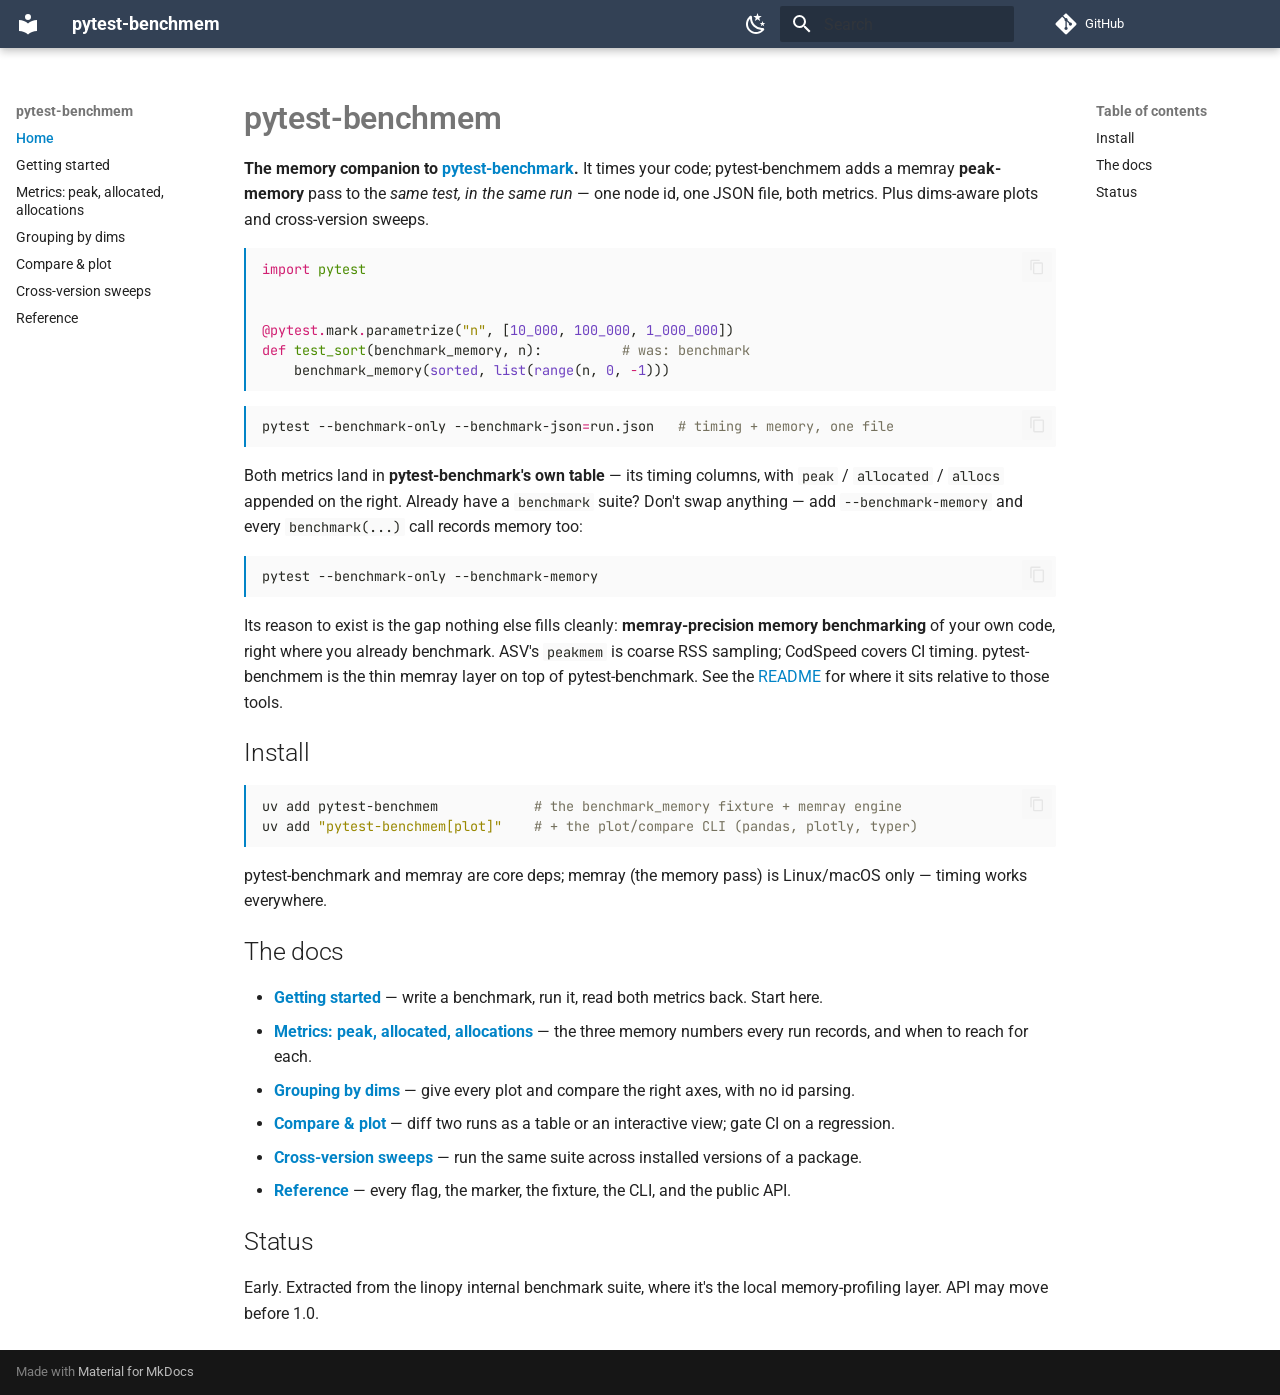
<file: index.html>
<!doctype html>
<html lang="en" class="no-js">
  <head>
    
      <meta charset="utf-8">
      <meta name="viewport" content="width=device-width,initial-scale=1">
      
        <meta name="description" content="The memory companion to pytest-benchmark — a memray peak-memory pass on the same test.">
      
      
      
        <link rel="canonical" href="https://pytest-benchmem.readthedocs.io/en/latest/">
      
      
      
        <link rel="next" href="getting-started/">
      
      
        
      
      
      <link rel="icon" href="assets/images/favicon.png">
      <meta name="generator" content="mkdocs-1.6.1, mkdocs-material-9.7.6">
    
    
      
        <title>pytest-benchmem</title>
      
    
    
      <link rel="stylesheet" href="assets/stylesheets/main.484c7ddc.min.css">
      
        
        <link rel="stylesheet" href="assets/stylesheets/palette.ab4e12ef.min.css">
      
      


    
    
      
    
    
      
        
        
        <link rel="preconnect" href="https://fonts.gstatic.com" crossorigin>
        <link rel="stylesheet" href="https://fonts.googleapis.com/css?family=Roboto:300,300i,400,400i,700,700i%7CJetBrains+Mono:400,400i,700,700i&display=fallback">
        <style>:root{--md-text-font:"Roboto";--md-code-font:"JetBrains Mono"}</style>
      
    
    
      <link rel="stylesheet" href="stylesheets/extra.css">
    
    <script>__md_scope=new URL(".",location),__md_hash=e=>[...e].reduce(((e,_)=>(e<<5)-e+_.charCodeAt(0)),0),__md_get=(e,_=localStorage,t=__md_scope)=>JSON.parse(_.getItem(t.pathname+"."+e)),__md_set=(e,_,t=localStorage,a=__md_scope)=>{try{t.setItem(a.pathname+"."+e,JSON.stringify(_))}catch(e){}}</script>
    
      

    
    
  </head>
  
  
    
    
      
    
    
    
    
    <body dir="ltr" data-md-color-scheme="default" data-md-color-primary="custom" data-md-color-accent="custom">
  
    
    <input class="md-toggle" data-md-toggle="drawer" type="checkbox" id="__drawer" autocomplete="off">
    <input class="md-toggle" data-md-toggle="search" type="checkbox" id="__search" autocomplete="off">
    <label class="md-overlay" for="__drawer"></label>
    <div data-md-component="skip">
      
        
        <a href="#pytest-benchmem" class="md-skip">
          Skip to content
        </a>
      
    </div>
    <div data-md-component="announce">
      
    </div>
    
    
      

  

<header class="md-header md-header--shadow" data-md-component="header">
  <nav class="md-header__inner md-grid" aria-label="Header">
    <a href="." title="pytest-benchmem" class="md-header__button md-logo" aria-label="pytest-benchmem" data-md-component="logo">
      
  
  <svg xmlns="http://www.w3.org/2000/svg" viewBox="0 0 24 24"><path d="M12 8a3 3 0 0 0 3-3 3 3 0 0 0-3-3 3 3 0 0 0-3 3 3 3 0 0 0 3 3m0 3.54C9.64 9.35 6.5 8 3 8v11c3.5 0 6.64 1.35 9 3.54 2.36-2.19 5.5-3.54 9-3.54V8c-3.5 0-6.64 1.35-9 3.54"/></svg>

    </a>
    <label class="md-header__button md-icon" for="__drawer">
      
      <svg xmlns="http://www.w3.org/2000/svg" viewBox="0 0 24 24"><path d="M3 6h18v2H3zm0 5h18v2H3zm0 5h18v2H3z"/></svg>
    </label>
    <div class="md-header__title" data-md-component="header-title">
      <div class="md-header__ellipsis">
        <div class="md-header__topic">
          <span class="md-ellipsis">
            pytest-benchmem
          </span>
        </div>
        <div class="md-header__topic" data-md-component="header-topic">
          <span class="md-ellipsis">
            
              Home
            
          </span>
        </div>
      </div>
    </div>
    
      
        <form class="md-header__option" data-md-component="palette">
  
    
    
    
    <input class="md-option" data-md-color-media="" data-md-color-scheme="default" data-md-color-primary="custom" data-md-color-accent="custom"  aria-label="Dark mode"  type="radio" name="__palette" id="__palette_0">
    
      <label class="md-header__button md-icon" title="Dark mode" for="__palette_1" hidden>
        <svg xmlns="http://www.w3.org/2000/svg" viewBox="0 0 24 24"><path d="m17.75 4.09-2.53 1.94.91 3.06-2.63-1.81-2.63 1.81.91-3.06-2.53-1.94L12.44 4l1.06-3 1.06 3zm3.5 6.91-1.64 1.25.59 1.98-1.7-1.17-1.7 1.17.59-1.98L15.75 11l2.06-.05L18.5 9l.69 1.95zm-2.28 4.95c.83-.08 1.72 1.1 1.19 1.85-.32.45-.66.87-1.08 1.27C15.17 23 8.84 23 4.94 19.07c-3.91-3.9-3.91-10.24 0-14.14.4-.4.82-.76 1.27-1.08.75-.53 1.93.36 1.85 1.19-.27 2.86.69 5.83 2.89 8.02a9.96 9.96 0 0 0 8.02 2.89m-1.64 2.02a12.08 12.08 0 0 1-7.8-3.47c-2.17-2.19-3.33-5-3.49-7.82-2.81 3.14-2.7 7.96.31 10.98 3.02 3.01 7.84 3.12 10.98.31"/></svg>
      </label>
    
  
    
    
    
    <input class="md-option" data-md-color-media="" data-md-color-scheme="slate" data-md-color-primary="custom" data-md-color-accent="custom"  aria-label="Light mode"  type="radio" name="__palette" id="__palette_1">
    
      <label class="md-header__button md-icon" title="Light mode" for="__palette_0" hidden>
        <svg xmlns="http://www.w3.org/2000/svg" viewBox="0 0 24 24"><path d="M12 7a5 5 0 0 1 5 5 5 5 0 0 1-5 5 5 5 0 0 1-5-5 5 5 0 0 1 5-5m0 2a3 3 0 0 0-3 3 3 3 0 0 0 3 3 3 3 0 0 0 3-3 3 3 0 0 0-3-3m0-7 2.39 3.42C13.65 5.15 12.84 5 12 5s-1.65.15-2.39.42zM3.34 7l4.16-.35A7.2 7.2 0 0 0 5.94 8.5c-.44.74-.69 1.5-.83 2.29zm.02 10 1.76-3.77a7.131 7.131 0 0 0 2.38 4.14zM20.65 7l-1.77 3.79a7.02 7.02 0 0 0-2.38-4.15zm-.01 10-4.14.36c.59-.51 1.12-1.14 1.54-1.86.42-.73.69-1.5.83-2.29zM12 22l-2.41-3.44c.74.27 1.55.44 2.41.44.82 0 1.63-.17 2.37-.44z"/></svg>
      </label>
    
  
</form>
      
    
    
      <script>var palette=__md_get("__palette");if(palette&&palette.color){if("(prefers-color-scheme)"===palette.color.media){var media=matchMedia("(prefers-color-scheme: light)"),input=document.querySelector(media.matches?"[data-md-color-media='(prefers-color-scheme: light)']":"[data-md-color-media='(prefers-color-scheme: dark)']");palette.color.media=input.getAttribute("data-md-color-media"),palette.color.scheme=input.getAttribute("data-md-color-scheme"),palette.color.primary=input.getAttribute("data-md-color-primary"),palette.color.accent=input.getAttribute("data-md-color-accent")}for(var[key,value]of Object.entries(palette.color))document.body.setAttribute("data-md-color-"+key,value)}</script>
    
    
    
      
      
        <label class="md-header__button md-icon" for="__search">
          
          <svg xmlns="http://www.w3.org/2000/svg" viewBox="0 0 24 24"><path d="M9.5 3A6.5 6.5 0 0 1 16 9.5c0 1.61-.59 3.09-1.56 4.23l.27.27h.79l5 5-1.5 1.5-5-5v-.79l-.27-.27A6.52 6.52 0 0 1 9.5 16 6.5 6.5 0 0 1 3 9.5 6.5 6.5 0 0 1 9.5 3m0 2C7 5 5 7 5 9.5S7 14 9.5 14 14 12 14 9.5 12 5 9.5 5"/></svg>
        </label>
        <div class="md-search" data-md-component="search" role="dialog">
  <label class="md-search__overlay" for="__search"></label>
  <div class="md-search__inner" role="search">
    <form class="md-search__form" name="search">
      <input type="text" class="md-search__input" name="query" aria-label="Search" placeholder="Search" autocapitalize="off" autocorrect="off" autocomplete="off" spellcheck="false" data-md-component="search-query" required>
      <label class="md-search__icon md-icon" for="__search">
        
        <svg xmlns="http://www.w3.org/2000/svg" viewBox="0 0 24 24"><path d="M9.5 3A6.5 6.5 0 0 1 16 9.5c0 1.61-.59 3.09-1.56 4.23l.27.27h.79l5 5-1.5 1.5-5-5v-.79l-.27-.27A6.52 6.52 0 0 1 9.5 16 6.5 6.5 0 0 1 3 9.5 6.5 6.5 0 0 1 9.5 3m0 2C7 5 5 7 5 9.5S7 14 9.5 14 14 12 14 9.5 12 5 9.5 5"/></svg>
        
        <svg xmlns="http://www.w3.org/2000/svg" viewBox="0 0 24 24"><path d="M20 11v2H8l5.5 5.5-1.42 1.42L4.16 12l7.92-7.92L13.5 5.5 8 11z"/></svg>
      </label>
      <nav class="md-search__options" aria-label="Search">
        
        <button type="reset" class="md-search__icon md-icon" title="Clear" aria-label="Clear" tabindex="-1">
          
          <svg xmlns="http://www.w3.org/2000/svg" viewBox="0 0 24 24"><path d="M19 6.41 17.59 5 12 10.59 6.41 5 5 6.41 10.59 12 5 17.59 6.41 19 12 13.41 17.59 19 19 17.59 13.41 12z"/></svg>
        </button>
      </nav>
      
        <div class="md-search__suggest" data-md-component="search-suggest"></div>
      
    </form>
    <div class="md-search__output">
      <div class="md-search__scrollwrap" tabindex="0" data-md-scrollfix>
        <div class="md-search-result" data-md-component="search-result">
          <div class="md-search-result__meta">
            Initializing search
          </div>
          <ol class="md-search-result__list" role="presentation"></ol>
        </div>
      </div>
    </div>
  </div>
</div>
      
    
    
      <div class="md-header__source">
        <a href="https://github.com/fluxopt/pytest-benchmem" title="Go to repository" class="md-source" data-md-component="source">
  <div class="md-source__icon md-icon">
    
    <svg xmlns="http://www.w3.org/2000/svg" viewBox="0 0 448 512"><!--! Font Awesome Free 7.1.0 by @fontawesome - https://fontawesome.com License - https://fontawesome.com/license/free (Icons: CC BY 4.0, Fonts: SIL OFL 1.1, Code: MIT License) Copyright 2025 Fonticons, Inc.--><path d="M439.6 236.1 244 40.5c-5.4-5.5-12.8-8.5-20.4-8.5s-15 3-20.4 8.4L162.5 81l51.5 51.5c27.1-9.1 52.7 16.8 43.4 43.7l49.7 49.7c34.2-11.8 61.2 31 35.5 56.7-26.5 26.5-70.2-2.9-56-37.3L240.3 199v121.9c25.3 12.5 22.3 41.8 9.1 55-6.4 6.4-15.2 10.1-24.3 10.1s-17.8-3.6-24.3-10.1c-17.6-17.6-11.1-46.9 11.2-56v-123c-20.8-8.5-24.6-30.7-18.6-45L142.6 101 8.5 235.1C3 240.6 0 247.9 0 255.5s3 15 8.5 20.4l195.6 195.7c5.4 5.4 12.7 8.4 20.4 8.4s15-3 20.4-8.4l194.7-194.7c5.4-5.4 8.4-12.8 8.4-20.4s-3-15-8.4-20.4"/></svg>
  </div>
  <div class="md-source__repository">
    GitHub
  </div>
</a>
      </div>
    
  </nav>
  
</header>
    
    <div class="md-container" data-md-component="container">
      
      
        
          
        
      
      <main class="md-main" data-md-component="main">
        <div class="md-main__inner md-grid">
          
            
              
              <div class="md-sidebar md-sidebar--primary" data-md-component="sidebar" data-md-type="navigation" >
                <div class="md-sidebar__scrollwrap">
                  <div class="md-sidebar__inner">
                    



<nav class="md-nav md-nav--primary" aria-label="Navigation" data-md-level="0">
  <label class="md-nav__title" for="__drawer">
    <a href="." title="pytest-benchmem" class="md-nav__button md-logo" aria-label="pytest-benchmem" data-md-component="logo">
      
  
  <svg xmlns="http://www.w3.org/2000/svg" viewBox="0 0 24 24"><path d="M12 8a3 3 0 0 0 3-3 3 3 0 0 0-3-3 3 3 0 0 0-3 3 3 3 0 0 0 3 3m0 3.54C9.64 9.35 6.5 8 3 8v11c3.5 0 6.64 1.35 9 3.54 2.36-2.19 5.5-3.54 9-3.54V8c-3.5 0-6.64 1.35-9 3.54"/></svg>

    </a>
    pytest-benchmem
  </label>
  
    <div class="md-nav__source">
      <a href="https://github.com/fluxopt/pytest-benchmem" title="Go to repository" class="md-source" data-md-component="source">
  <div class="md-source__icon md-icon">
    
    <svg xmlns="http://www.w3.org/2000/svg" viewBox="0 0 448 512"><!--! Font Awesome Free 7.1.0 by @fontawesome - https://fontawesome.com License - https://fontawesome.com/license/free (Icons: CC BY 4.0, Fonts: SIL OFL 1.1, Code: MIT License) Copyright 2025 Fonticons, Inc.--><path d="M439.6 236.1 244 40.5c-5.4-5.5-12.8-8.5-20.4-8.5s-15 3-20.4 8.4L162.5 81l51.5 51.5c27.1-9.1 52.7 16.8 43.4 43.7l49.7 49.7c34.2-11.8 61.2 31 35.5 56.7-26.5 26.5-70.2-2.9-56-37.3L240.3 199v121.9c25.3 12.5 22.3 41.8 9.1 55-6.4 6.4-15.2 10.1-24.3 10.1s-17.8-3.6-24.3-10.1c-17.6-17.6-11.1-46.9 11.2-56v-123c-20.8-8.5-24.6-30.7-18.6-45L142.6 101 8.5 235.1C3 240.6 0 247.9 0 255.5s3 15 8.5 20.4l195.6 195.7c5.4 5.4 12.7 8.4 20.4 8.4s15-3 20.4-8.4l194.7-194.7c5.4-5.4 8.4-12.8 8.4-20.4s-3-15-8.4-20.4"/></svg>
  </div>
  <div class="md-source__repository">
    GitHub
  </div>
</a>
    </div>
  
  <ul class="md-nav__list" data-md-scrollfix>
    
      
      
  
  
    
  
  
  
    <li class="md-nav__item md-nav__item--active">
      
      <input class="md-nav__toggle md-toggle" type="checkbox" id="__toc">
      
      
        
      
      
        <label class="md-nav__link md-nav__link--active" for="__toc">
          
  
  
  <span class="md-ellipsis">
    
  
    Home
  

    
  </span>
  
  

          <span class="md-nav__icon md-icon"></span>
        </label>
      
      <a href="." class="md-nav__link md-nav__link--active">
        
  
  
  <span class="md-ellipsis">
    
  
    Home
  

    
  </span>
  
  

      </a>
      
        

<nav class="md-nav md-nav--secondary" aria-label="Table of contents">
  
  
  
    
  
  
    <label class="md-nav__title" for="__toc">
      <span class="md-nav__icon md-icon"></span>
      Table of contents
    </label>
    <ul class="md-nav__list" data-md-component="toc" data-md-scrollfix>
      
        <li class="md-nav__item">
  <a href="#install" class="md-nav__link">
    <span class="md-ellipsis">
      
        Install
      
    </span>
  </a>
  
</li>
      
        <li class="md-nav__item">
  <a href="#the-docs" class="md-nav__link">
    <span class="md-ellipsis">
      
        The docs
      
    </span>
  </a>
  
</li>
      
        <li class="md-nav__item">
  <a href="#status" class="md-nav__link">
    <span class="md-ellipsis">
      
        Status
      
    </span>
  </a>
  
</li>
      
    </ul>
  
</nav>
      
    </li>
  

    
      
      
  
  
  
  
    <li class="md-nav__item">
      <a href="getting-started/" class="md-nav__link">
        
  
  
  <span class="md-ellipsis">
    
  
    Getting started
  

    
  </span>
  
  

      </a>
    </li>
  

    
      
      
  
  
  
  
    <li class="md-nav__item">
      <a href="metrics/" class="md-nav__link">
        
  
  
  <span class="md-ellipsis">
    
  
    Metrics: peak, allocated, allocations
  

    
  </span>
  
  

      </a>
    </li>
  

    
      
      
  
  
  
  
    <li class="md-nav__item">
      <a href="dims/" class="md-nav__link">
        
  
  
  <span class="md-ellipsis">
    
  
    Grouping by dims
  

    
  </span>
  
  

      </a>
    </li>
  

    
      
      
  
  
  
  
    <li class="md-nav__item">
      <a href="compare-plot/" class="md-nav__link">
        
  
  
  <span class="md-ellipsis">
    
  
    Compare &amp; plot
  

    
  </span>
  
  

      </a>
    </li>
  

    
      
      
  
  
  
  
    <li class="md-nav__item">
      <a href="sweeps/" class="md-nav__link">
        
  
  
  <span class="md-ellipsis">
    
  
    Cross-version sweeps
  

    
  </span>
  
  

      </a>
    </li>
  

    
      
      
  
  
  
  
    <li class="md-nav__item">
      <a href="reference/" class="md-nav__link">
        
  
  
  <span class="md-ellipsis">
    
  
    Reference
  

    
  </span>
  
  

      </a>
    </li>
  

    
  </ul>
</nav>
                  </div>
                </div>
              </div>
            
            
              
              <div class="md-sidebar md-sidebar--secondary" data-md-component="sidebar" data-md-type="toc" >
                <div class="md-sidebar__scrollwrap">
                  <div class="md-sidebar__inner">
                    

<nav class="md-nav md-nav--secondary" aria-label="Table of contents">
  
  
  
    
  
  
    <label class="md-nav__title" for="__toc">
      <span class="md-nav__icon md-icon"></span>
      Table of contents
    </label>
    <ul class="md-nav__list" data-md-component="toc" data-md-scrollfix>
      
        <li class="md-nav__item">
  <a href="#install" class="md-nav__link">
    <span class="md-ellipsis">
      
        Install
      
    </span>
  </a>
  
</li>
      
        <li class="md-nav__item">
  <a href="#the-docs" class="md-nav__link">
    <span class="md-ellipsis">
      
        The docs
      
    </span>
  </a>
  
</li>
      
        <li class="md-nav__item">
  <a href="#status" class="md-nav__link">
    <span class="md-ellipsis">
      
        Status
      
    </span>
  </a>
  
</li>
      
    </ul>
  
</nav>
                  </div>
                </div>
              </div>
            
          
          
            <div class="md-content" data-md-component="content">
              
              <article class="md-content__inner md-typeset">
                
                  


  
  


<h1 id="pytest-benchmem">pytest-benchmem<a class="headerlink" href="#pytest-benchmem" title="Permanent link">&para;</a></h1>
<p><strong>The memory companion to <a href="https://pytest-benchmark.readthedocs.io">pytest-benchmark</a>.</strong>
It times your code; pytest-benchmem adds a memray <strong>peak-memory</strong> pass to the <em>same
test, in the same run</em> — one node id, one JSON file, both metrics. Plus dims-aware
plots and cross-version sweeps.</p>
<div class="highlight"><pre><span></span><code><a id="__codelineno-0-1" name="__codelineno-0-1" href="#__codelineno-0-1"></a><span class="kn">import</span><span class="w"> </span><span class="nn">pytest</span>
<a id="__codelineno-0-2" name="__codelineno-0-2" href="#__codelineno-0-2"></a>
<a id="__codelineno-0-3" name="__codelineno-0-3" href="#__codelineno-0-3"></a>
<a id="__codelineno-0-4" name="__codelineno-0-4" href="#__codelineno-0-4"></a><span class="nd">@pytest</span><span class="o">.</span><span class="n">mark</span><span class="o">.</span><span class="n">parametrize</span><span class="p">(</span><span class="s2">&quot;n&quot;</span><span class="p">,</span> <span class="p">[</span><span class="mi">10_000</span><span class="p">,</span> <span class="mi">100_000</span><span class="p">,</span> <span class="mi">1_000_000</span><span class="p">])</span>
<a id="__codelineno-0-5" name="__codelineno-0-5" href="#__codelineno-0-5"></a><span class="k">def</span><span class="w"> </span><span class="nf">test_sort</span><span class="p">(</span><span class="n">benchmark_memory</span><span class="p">,</span> <span class="n">n</span><span class="p">):</span>          <span class="c1"># was: benchmark</span>
<a id="__codelineno-0-6" name="__codelineno-0-6" href="#__codelineno-0-6"></a>    <span class="n">benchmark_memory</span><span class="p">(</span><span class="nb">sorted</span><span class="p">,</span> <span class="nb">list</span><span class="p">(</span><span class="nb">range</span><span class="p">(</span><span class="n">n</span><span class="p">,</span> <span class="mi">0</span><span class="p">,</span> <span class="o">-</span><span class="mi">1</span><span class="p">)))</span>
</code></pre></div>
<div class="highlight"><pre><span></span><code><a id="__codelineno-1-1" name="__codelineno-1-1" href="#__codelineno-1-1"></a>pytest<span class="w"> </span>--benchmark-only<span class="w"> </span>--benchmark-json<span class="o">=</span>run.json<span class="w">   </span><span class="c1"># timing + memory, one file</span>
</code></pre></div>
<p>Both metrics land in <strong>pytest-benchmark's own table</strong> — its timing columns, with <code>peak</code> /
<code>allocated</code> / <code>allocs</code> appended on the right. Already have a <code>benchmark</code> suite? Don't swap
anything — add <code>--benchmark-memory</code> and every <code>benchmark(...)</code> call records memory too:</p>
<div class="highlight"><pre><span></span><code><a id="__codelineno-2-1" name="__codelineno-2-1" href="#__codelineno-2-1"></a>pytest<span class="w"> </span>--benchmark-only<span class="w"> </span>--benchmark-memory
</code></pre></div>
<p>Its reason to exist is the gap nothing else fills cleanly: <strong>memray-precision memory
benchmarking</strong> of your own code, right where you already benchmark. ASV's <code>peakmem</code>
is coarse RSS sampling; CodSpeed covers CI timing. pytest-benchmem is the thin memray
layer on top of pytest-benchmark. See the
<a href="https://github.com/fluxopt/pytest-benchmem#where-it-sits">README</a> for where it sits
relative to those tools.</p>
<h2 id="install">Install<a class="headerlink" href="#install" title="Permanent link">&para;</a></h2>
<div class="highlight"><pre><span></span><code><a id="__codelineno-3-1" name="__codelineno-3-1" href="#__codelineno-3-1"></a>uv<span class="w"> </span>add<span class="w"> </span>pytest-benchmem<span class="w">            </span><span class="c1"># the benchmark_memory fixture + memray engine</span>
<a id="__codelineno-3-2" name="__codelineno-3-2" href="#__codelineno-3-2"></a>uv<span class="w"> </span>add<span class="w"> </span><span class="s2">&quot;pytest-benchmem[plot]&quot;</span><span class="w">    </span><span class="c1"># + the plot/compare CLI (pandas, plotly, typer)</span>
</code></pre></div>
<p>pytest-benchmark and memray are core deps; memray (the memory pass) is Linux/macOS
only — timing works everywhere.</p>
<h2 id="the-docs">The docs<a class="headerlink" href="#the-docs" title="Permanent link">&para;</a></h2>
<ul>
<li><strong><a href="getting-started/">Getting started</a></strong> — write a benchmark, run it, read both
  metrics back. Start here.</li>
<li><strong><a href="metrics/">Metrics: peak, allocated, allocations</a></strong> — the three memory numbers
  every run records, and when to reach for each.</li>
<li><strong><a href="dims/">Grouping by dims</a></strong> — give every plot and compare the right axes, with
  no id parsing.</li>
<li><strong><a href="compare-plot/">Compare &amp; plot</a></strong> — diff two runs as a table or an interactive
  view; gate CI on a regression.</li>
<li><strong><a href="sweeps/">Cross-version sweeps</a></strong> — run the same suite across installed versions
  of a package.</li>
<li><strong><a href="reference/">Reference</a></strong> — every flag, the marker, the fixture, the CLI, and
  the public API.</li>
</ul>
<h2 id="status">Status<a class="headerlink" href="#status" title="Permanent link">&para;</a></h2>
<p>Early. Extracted from the linopy internal benchmark suite, where it's the local
memory-profiling layer. API may move before 1.0.</p>












                
              </article>
            </div>
          
          
<script>var target=document.getElementById(location.hash.slice(1));target&&target.name&&(target.checked=target.name.startsWith("__tabbed_"))</script>
        </div>
        
          <button type="button" class="md-top md-icon" data-md-component="top" hidden>
  
  <svg xmlns="http://www.w3.org/2000/svg" viewBox="0 0 24 24"><path d="M13 20h-2V8l-5.5 5.5-1.42-1.42L12 4.16l7.92 7.92-1.42 1.42L13 8z"/></svg>
  Back to top
</button>
        
      </main>
      
        <footer class="md-footer">
  
  <div class="md-footer-meta md-typeset">
    <div class="md-footer-meta__inner md-grid">
      <div class="md-copyright">
  
  
    Made with
    <a href="https://squidfunk.github.io/mkdocs-material/" target="_blank" rel="noopener">
      Material for MkDocs
    </a>
  
</div>
      
    </div>
  </div>
</footer>
      
    </div>
    <div class="md-dialog" data-md-component="dialog">
      <div class="md-dialog__inner md-typeset"></div>
    </div>
    
    
    
      
      
      <script id="__config" type="application/json">{"annotate": null, "base": ".", "features": ["navigation.instant", "navigation.top", "toc.follow", "search.suggest", "search.highlight", "content.code.copy", "content.code.select"], "search": "assets/javascripts/workers/search.2c215733.min.js", "tags": null, "translations": {"clipboard.copied": "Copied to clipboard", "clipboard.copy": "Copy to clipboard", "search.result.more.one": "1 more on this page", "search.result.more.other": "# more on this page", "search.result.none": "No matching documents", "search.result.one": "1 matching document", "search.result.other": "# matching documents", "search.result.placeholder": "Type to start searching", "search.result.term.missing": "Missing", "select.version": "Select version"}, "version": null}</script>
    
    
      <script src="assets/javascripts/bundle.79ae519e.min.js"></script>
      
        <script src="javascripts/notebook-prompts.js"></script>
      
    
  </body>
</html>
</file>
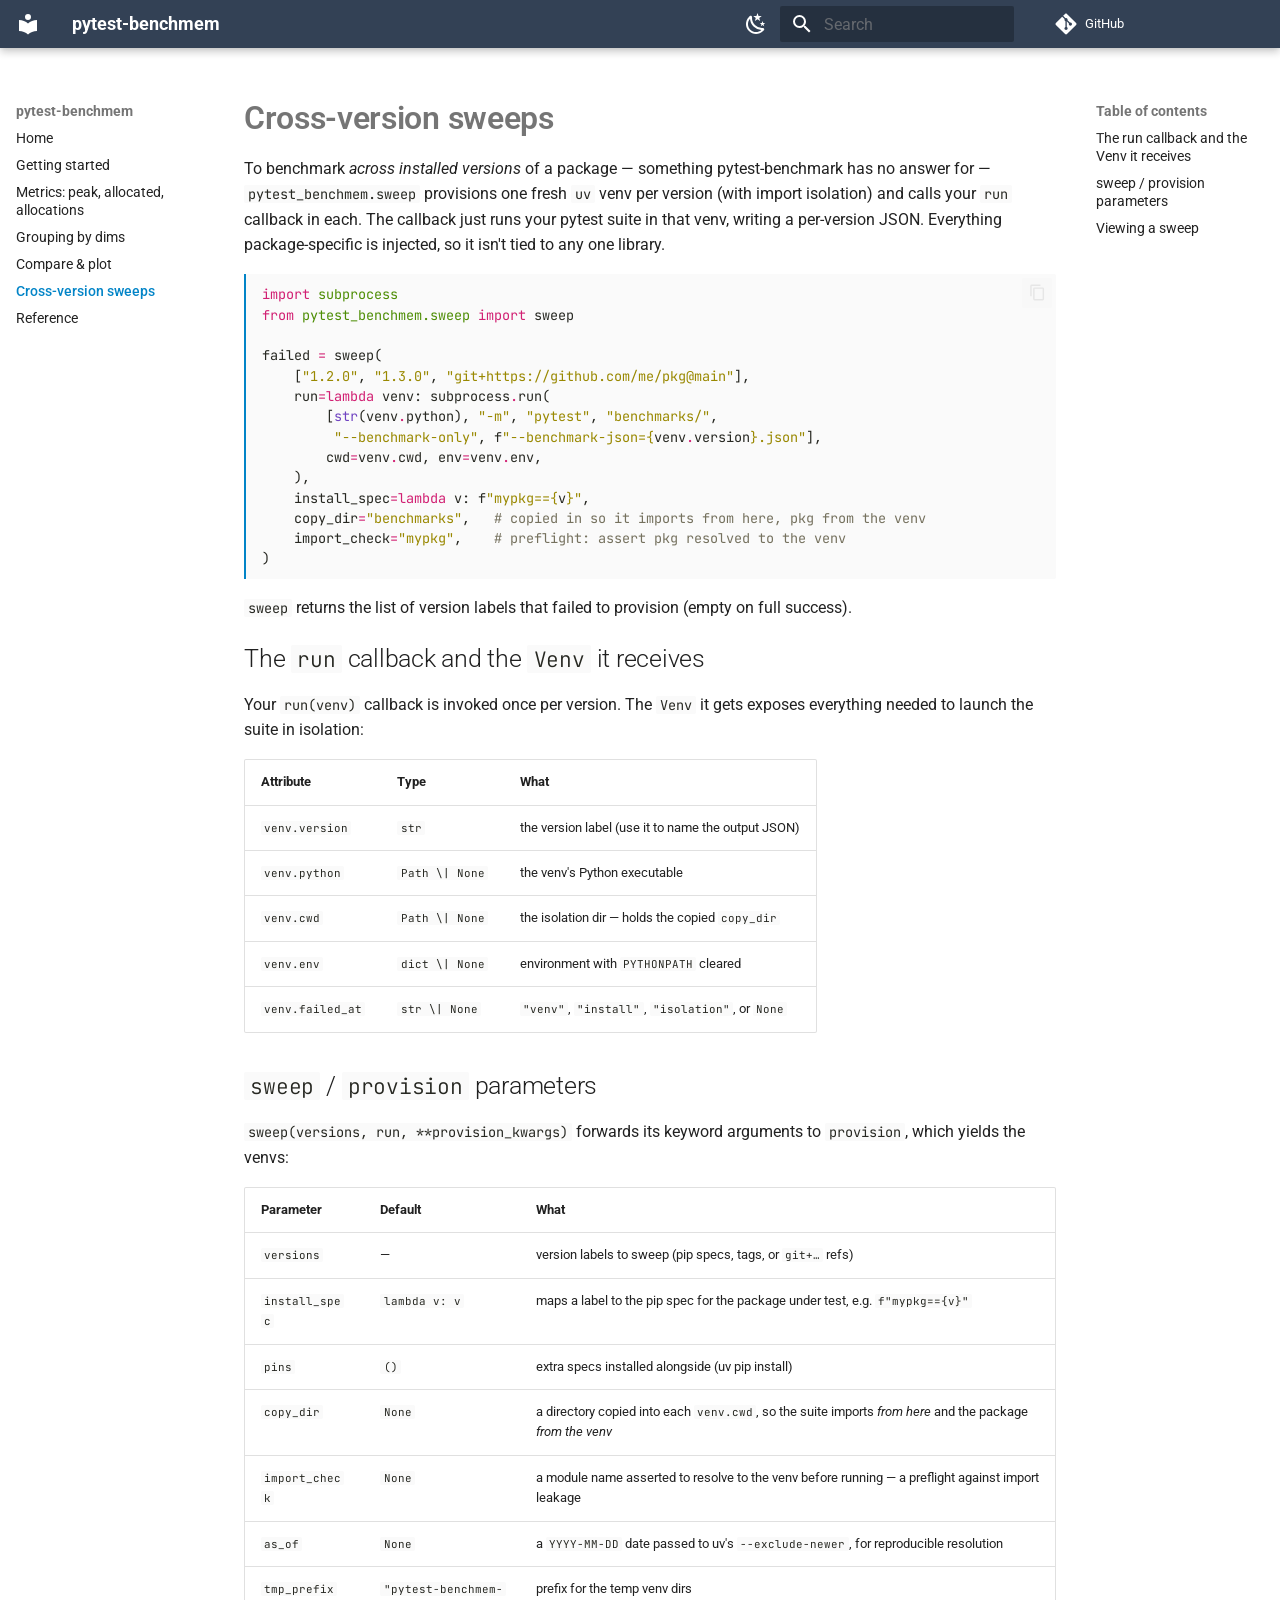
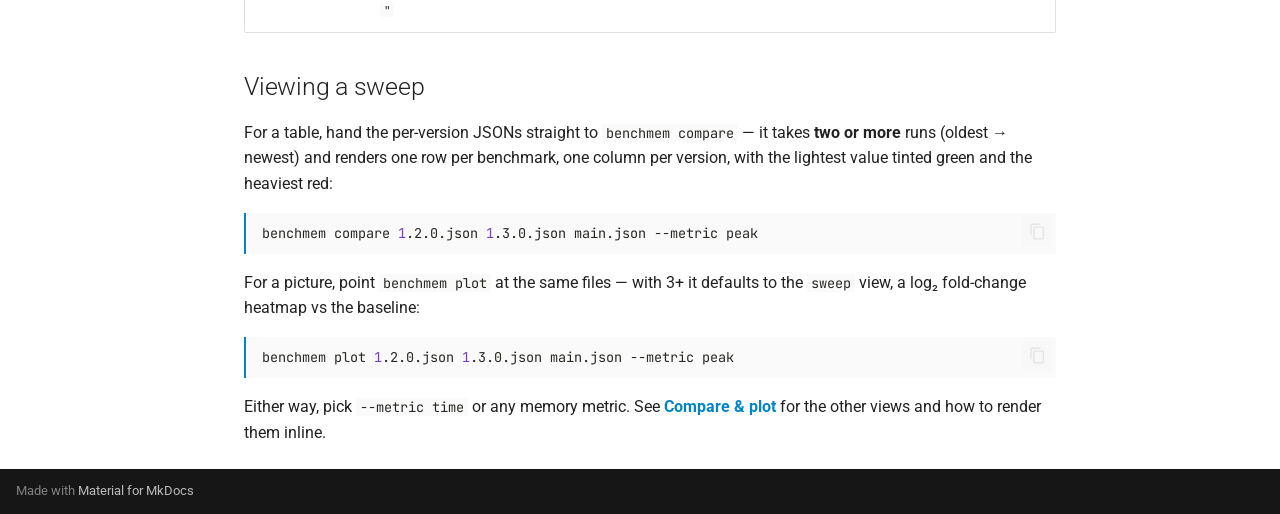
<file: sweeps/index.html>
<!doctype html>
<html lang="en" class="no-js">
  <head>
    
      <meta charset="utf-8">
      <meta name="viewport" content="width=device-width,initial-scale=1">
      
        <meta name="description" content="The memory companion to pytest-benchmark — a memray peak-memory pass on the same test.">
      
      
      
        <link rel="canonical" href="https://pytest-benchmem.readthedocs.io/en/latest/sweeps/">
      
      
        <link rel="prev" href="../compare-plot/">
      
      
        <link rel="next" href="../reference/">
      
      
        
      
      
      <link rel="icon" href="../assets/images/favicon.png">
      <meta name="generator" content="mkdocs-1.6.1, mkdocs-material-9.7.6">
    
    
      
        <title>Cross-version sweeps - pytest-benchmem</title>
      
    
    
      <link rel="stylesheet" href="../assets/stylesheets/main.484c7ddc.min.css">
      
        
        <link rel="stylesheet" href="../assets/stylesheets/palette.ab4e12ef.min.css">
      
      


    
    
      
    
    
      
        
        
        <link rel="preconnect" href="https://fonts.gstatic.com" crossorigin>
        <link rel="stylesheet" href="https://fonts.googleapis.com/css?family=Roboto:300,300i,400,400i,700,700i%7CJetBrains+Mono:400,400i,700,700i&display=fallback">
        <style>:root{--md-text-font:"Roboto";--md-code-font:"JetBrains Mono"}</style>
      
    
    
      <link rel="stylesheet" href="../stylesheets/extra.css">
    
    <script>__md_scope=new URL("..",location),__md_hash=e=>[...e].reduce(((e,_)=>(e<<5)-e+_.charCodeAt(0)),0),__md_get=(e,_=localStorage,t=__md_scope)=>JSON.parse(_.getItem(t.pathname+"."+e)),__md_set=(e,_,t=localStorage,a=__md_scope)=>{try{t.setItem(a.pathname+"."+e,JSON.stringify(_))}catch(e){}}</script>
    
      

    
    
  </head>
  
  
    
    
      
    
    
    
    
    <body dir="ltr" data-md-color-scheme="default" data-md-color-primary="custom" data-md-color-accent="custom">
  
    
    <input class="md-toggle" data-md-toggle="drawer" type="checkbox" id="__drawer" autocomplete="off">
    <input class="md-toggle" data-md-toggle="search" type="checkbox" id="__search" autocomplete="off">
    <label class="md-overlay" for="__drawer"></label>
    <div data-md-component="skip">
      
        
        <a href="#cross-version-sweeps" class="md-skip">
          Skip to content
        </a>
      
    </div>
    <div data-md-component="announce">
      
    </div>
    
    
      

  

<header class="md-header md-header--shadow" data-md-component="header">
  <nav class="md-header__inner md-grid" aria-label="Header">
    <a href=".." title="pytest-benchmem" class="md-header__button md-logo" aria-label="pytest-benchmem" data-md-component="logo">
      
  
  <svg xmlns="http://www.w3.org/2000/svg" viewBox="0 0 24 24"><path d="M12 8a3 3 0 0 0 3-3 3 3 0 0 0-3-3 3 3 0 0 0-3 3 3 3 0 0 0 3 3m0 3.54C9.64 9.35 6.5 8 3 8v11c3.5 0 6.64 1.35 9 3.54 2.36-2.19 5.5-3.54 9-3.54V8c-3.5 0-6.64 1.35-9 3.54"/></svg>

    </a>
    <label class="md-header__button md-icon" for="__drawer">
      
      <svg xmlns="http://www.w3.org/2000/svg" viewBox="0 0 24 24"><path d="M3 6h18v2H3zm0 5h18v2H3zm0 5h18v2H3z"/></svg>
    </label>
    <div class="md-header__title" data-md-component="header-title">
      <div class="md-header__ellipsis">
        <div class="md-header__topic">
          <span class="md-ellipsis">
            pytest-benchmem
          </span>
        </div>
        <div class="md-header__topic" data-md-component="header-topic">
          <span class="md-ellipsis">
            
              Cross-version sweeps
            
          </span>
        </div>
      </div>
    </div>
    
      
        <form class="md-header__option" data-md-component="palette">
  
    
    
    
    <input class="md-option" data-md-color-media="" data-md-color-scheme="default" data-md-color-primary="custom" data-md-color-accent="custom"  aria-label="Dark mode"  type="radio" name="__palette" id="__palette_0">
    
      <label class="md-header__button md-icon" title="Dark mode" for="__palette_1" hidden>
        <svg xmlns="http://www.w3.org/2000/svg" viewBox="0 0 24 24"><path d="m17.75 4.09-2.53 1.94.91 3.06-2.63-1.81-2.63 1.81.91-3.06-2.53-1.94L12.44 4l1.06-3 1.06 3zm3.5 6.91-1.64 1.25.59 1.98-1.7-1.17-1.7 1.17.59-1.98L15.75 11l2.06-.05L18.5 9l.69 1.95zm-2.28 4.95c.83-.08 1.72 1.1 1.19 1.85-.32.45-.66.87-1.08 1.27C15.17 23 8.84 23 4.94 19.07c-3.91-3.9-3.91-10.24 0-14.14.4-.4.82-.76 1.27-1.08.75-.53 1.93.36 1.85 1.19-.27 2.86.69 5.83 2.89 8.02a9.96 9.96 0 0 0 8.02 2.89m-1.64 2.02a12.08 12.08 0 0 1-7.8-3.47c-2.17-2.19-3.33-5-3.49-7.82-2.81 3.14-2.7 7.96.31 10.98 3.02 3.01 7.84 3.12 10.98.31"/></svg>
      </label>
    
  
    
    
    
    <input class="md-option" data-md-color-media="" data-md-color-scheme="slate" data-md-color-primary="custom" data-md-color-accent="custom"  aria-label="Light mode"  type="radio" name="__palette" id="__palette_1">
    
      <label class="md-header__button md-icon" title="Light mode" for="__palette_0" hidden>
        <svg xmlns="http://www.w3.org/2000/svg" viewBox="0 0 24 24"><path d="M12 7a5 5 0 0 1 5 5 5 5 0 0 1-5 5 5 5 0 0 1-5-5 5 5 0 0 1 5-5m0 2a3 3 0 0 0-3 3 3 3 0 0 0 3 3 3 3 0 0 0 3-3 3 3 0 0 0-3-3m0-7 2.39 3.42C13.65 5.15 12.84 5 12 5s-1.65.15-2.39.42zM3.34 7l4.16-.35A7.2 7.2 0 0 0 5.94 8.5c-.44.74-.69 1.5-.83 2.29zm.02 10 1.76-3.77a7.131 7.131 0 0 0 2.38 4.14zM20.65 7l-1.77 3.79a7.02 7.02 0 0 0-2.38-4.15zm-.01 10-4.14.36c.59-.51 1.12-1.14 1.54-1.86.42-.73.69-1.5.83-2.29zM12 22l-2.41-3.44c.74.27 1.55.44 2.41.44.82 0 1.63-.17 2.37-.44z"/></svg>
      </label>
    
  
</form>
      
    
    
      <script>var palette=__md_get("__palette");if(palette&&palette.color){if("(prefers-color-scheme)"===palette.color.media){var media=matchMedia("(prefers-color-scheme: light)"),input=document.querySelector(media.matches?"[data-md-color-media='(prefers-color-scheme: light)']":"[data-md-color-media='(prefers-color-scheme: dark)']");palette.color.media=input.getAttribute("data-md-color-media"),palette.color.scheme=input.getAttribute("data-md-color-scheme"),palette.color.primary=input.getAttribute("data-md-color-primary"),palette.color.accent=input.getAttribute("data-md-color-accent")}for(var[key,value]of Object.entries(palette.color))document.body.setAttribute("data-md-color-"+key,value)}</script>
    
    
    
      
      
        <label class="md-header__button md-icon" for="__search">
          
          <svg xmlns="http://www.w3.org/2000/svg" viewBox="0 0 24 24"><path d="M9.5 3A6.5 6.5 0 0 1 16 9.5c0 1.61-.59 3.09-1.56 4.23l.27.27h.79l5 5-1.5 1.5-5-5v-.79l-.27-.27A6.52 6.52 0 0 1 9.5 16 6.5 6.5 0 0 1 3 9.5 6.5 6.5 0 0 1 9.5 3m0 2C7 5 5 7 5 9.5S7 14 9.5 14 14 12 14 9.5 12 5 9.5 5"/></svg>
        </label>
        <div class="md-search" data-md-component="search" role="dialog">
  <label class="md-search__overlay" for="__search"></label>
  <div class="md-search__inner" role="search">
    <form class="md-search__form" name="search">
      <input type="text" class="md-search__input" name="query" aria-label="Search" placeholder="Search" autocapitalize="off" autocorrect="off" autocomplete="off" spellcheck="false" data-md-component="search-query" required>
      <label class="md-search__icon md-icon" for="__search">
        
        <svg xmlns="http://www.w3.org/2000/svg" viewBox="0 0 24 24"><path d="M9.5 3A6.5 6.5 0 0 1 16 9.5c0 1.61-.59 3.09-1.56 4.23l.27.27h.79l5 5-1.5 1.5-5-5v-.79l-.27-.27A6.52 6.52 0 0 1 9.5 16 6.5 6.5 0 0 1 3 9.5 6.5 6.5 0 0 1 9.5 3m0 2C7 5 5 7 5 9.5S7 14 9.5 14 14 12 14 9.5 12 5 9.5 5"/></svg>
        
        <svg xmlns="http://www.w3.org/2000/svg" viewBox="0 0 24 24"><path d="M20 11v2H8l5.5 5.5-1.42 1.42L4.16 12l7.92-7.92L13.5 5.5 8 11z"/></svg>
      </label>
      <nav class="md-search__options" aria-label="Search">
        
        <button type="reset" class="md-search__icon md-icon" title="Clear" aria-label="Clear" tabindex="-1">
          
          <svg xmlns="http://www.w3.org/2000/svg" viewBox="0 0 24 24"><path d="M19 6.41 17.59 5 12 10.59 6.41 5 5 6.41 10.59 12 5 17.59 6.41 19 12 13.41 17.59 19 19 17.59 13.41 12z"/></svg>
        </button>
      </nav>
      
        <div class="md-search__suggest" data-md-component="search-suggest"></div>
      
    </form>
    <div class="md-search__output">
      <div class="md-search__scrollwrap" tabindex="0" data-md-scrollfix>
        <div class="md-search-result" data-md-component="search-result">
          <div class="md-search-result__meta">
            Initializing search
          </div>
          <ol class="md-search-result__list" role="presentation"></ol>
        </div>
      </div>
    </div>
  </div>
</div>
      
    
    
      <div class="md-header__source">
        <a href="https://github.com/fluxopt/pytest-benchmem" title="Go to repository" class="md-source" data-md-component="source">
  <div class="md-source__icon md-icon">
    
    <svg xmlns="http://www.w3.org/2000/svg" viewBox="0 0 448 512"><!--! Font Awesome Free 7.1.0 by @fontawesome - https://fontawesome.com License - https://fontawesome.com/license/free (Icons: CC BY 4.0, Fonts: SIL OFL 1.1, Code: MIT License) Copyright 2025 Fonticons, Inc.--><path d="M439.6 236.1 244 40.5c-5.4-5.5-12.8-8.5-20.4-8.5s-15 3-20.4 8.4L162.5 81l51.5 51.5c27.1-9.1 52.7 16.8 43.4 43.7l49.7 49.7c34.2-11.8 61.2 31 35.5 56.7-26.5 26.5-70.2-2.9-56-37.3L240.3 199v121.9c25.3 12.5 22.3 41.8 9.1 55-6.4 6.4-15.2 10.1-24.3 10.1s-17.8-3.6-24.3-10.1c-17.6-17.6-11.1-46.9 11.2-56v-123c-20.8-8.5-24.6-30.7-18.6-45L142.6 101 8.5 235.1C3 240.6 0 247.9 0 255.5s3 15 8.5 20.4l195.6 195.7c5.4 5.4 12.7 8.4 20.4 8.4s15-3 20.4-8.4l194.7-194.7c5.4-5.4 8.4-12.8 8.4-20.4s-3-15-8.4-20.4"/></svg>
  </div>
  <div class="md-source__repository">
    GitHub
  </div>
</a>
      </div>
    
  </nav>
  
</header>
    
    <div class="md-container" data-md-component="container">
      
      
        
          
        
      
      <main class="md-main" data-md-component="main">
        <div class="md-main__inner md-grid">
          
            
              
              <div class="md-sidebar md-sidebar--primary" data-md-component="sidebar" data-md-type="navigation" >
                <div class="md-sidebar__scrollwrap">
                  <div class="md-sidebar__inner">
                    



<nav class="md-nav md-nav--primary" aria-label="Navigation" data-md-level="0">
  <label class="md-nav__title" for="__drawer">
    <a href=".." title="pytest-benchmem" class="md-nav__button md-logo" aria-label="pytest-benchmem" data-md-component="logo">
      
  
  <svg xmlns="http://www.w3.org/2000/svg" viewBox="0 0 24 24"><path d="M12 8a3 3 0 0 0 3-3 3 3 0 0 0-3-3 3 3 0 0 0-3 3 3 3 0 0 0 3 3m0 3.54C9.64 9.35 6.5 8 3 8v11c3.5 0 6.64 1.35 9 3.54 2.36-2.19 5.5-3.54 9-3.54V8c-3.5 0-6.64 1.35-9 3.54"/></svg>

    </a>
    pytest-benchmem
  </label>
  
    <div class="md-nav__source">
      <a href="https://github.com/fluxopt/pytest-benchmem" title="Go to repository" class="md-source" data-md-component="source">
  <div class="md-source__icon md-icon">
    
    <svg xmlns="http://www.w3.org/2000/svg" viewBox="0 0 448 512"><!--! Font Awesome Free 7.1.0 by @fontawesome - https://fontawesome.com License - https://fontawesome.com/license/free (Icons: CC BY 4.0, Fonts: SIL OFL 1.1, Code: MIT License) Copyright 2025 Fonticons, Inc.--><path d="M439.6 236.1 244 40.5c-5.4-5.5-12.8-8.5-20.4-8.5s-15 3-20.4 8.4L162.5 81l51.5 51.5c27.1-9.1 52.7 16.8 43.4 43.7l49.7 49.7c34.2-11.8 61.2 31 35.5 56.7-26.5 26.5-70.2-2.9-56-37.3L240.3 199v121.9c25.3 12.5 22.3 41.8 9.1 55-6.4 6.4-15.2 10.1-24.3 10.1s-17.8-3.6-24.3-10.1c-17.6-17.6-11.1-46.9 11.2-56v-123c-20.8-8.5-24.6-30.7-18.6-45L142.6 101 8.5 235.1C3 240.6 0 247.9 0 255.5s3 15 8.5 20.4l195.6 195.7c5.4 5.4 12.7 8.4 20.4 8.4s15-3 20.4-8.4l194.7-194.7c5.4-5.4 8.4-12.8 8.4-20.4s-3-15-8.4-20.4"/></svg>
  </div>
  <div class="md-source__repository">
    GitHub
  </div>
</a>
    </div>
  
  <ul class="md-nav__list" data-md-scrollfix>
    
      
      
  
  
  
  
    <li class="md-nav__item">
      <a href=".." class="md-nav__link">
        
  
  
  <span class="md-ellipsis">
    
  
    Home
  

    
  </span>
  
  

      </a>
    </li>
  

    
      
      
  
  
  
  
    <li class="md-nav__item">
      <a href="../getting-started/" class="md-nav__link">
        
  
  
  <span class="md-ellipsis">
    
  
    Getting started
  

    
  </span>
  
  

      </a>
    </li>
  

    
      
      
  
  
  
  
    <li class="md-nav__item">
      <a href="../metrics/" class="md-nav__link">
        
  
  
  <span class="md-ellipsis">
    
  
    Metrics: peak, allocated, allocations
  

    
  </span>
  
  

      </a>
    </li>
  

    
      
      
  
  
  
  
    <li class="md-nav__item">
      <a href="../dims/" class="md-nav__link">
        
  
  
  <span class="md-ellipsis">
    
  
    Grouping by dims
  

    
  </span>
  
  

      </a>
    </li>
  

    
      
      
  
  
  
  
    <li class="md-nav__item">
      <a href="../compare-plot/" class="md-nav__link">
        
  
  
  <span class="md-ellipsis">
    
  
    Compare &amp; plot
  

    
  </span>
  
  

      </a>
    </li>
  

    
      
      
  
  
    
  
  
  
    <li class="md-nav__item md-nav__item--active">
      
      <input class="md-nav__toggle md-toggle" type="checkbox" id="__toc">
      
      
        
      
      
        <label class="md-nav__link md-nav__link--active" for="__toc">
          
  
  
  <span class="md-ellipsis">
    
  
    Cross-version sweeps
  

    
  </span>
  
  

          <span class="md-nav__icon md-icon"></span>
        </label>
      
      <a href="./" class="md-nav__link md-nav__link--active">
        
  
  
  <span class="md-ellipsis">
    
  
    Cross-version sweeps
  

    
  </span>
  
  

      </a>
      
        

<nav class="md-nav md-nav--secondary" aria-label="Table of contents">
  
  
  
    
  
  
    <label class="md-nav__title" for="__toc">
      <span class="md-nav__icon md-icon"></span>
      Table of contents
    </label>
    <ul class="md-nav__list" data-md-component="toc" data-md-scrollfix>
      
        <li class="md-nav__item">
  <a href="#the-run-callback-and-the-venv-it-receives" class="md-nav__link">
    <span class="md-ellipsis">
      
        The run callback and the Venv it receives
      
    </span>
  </a>
  
</li>
      
        <li class="md-nav__item">
  <a href="#sweep-provision-parameters" class="md-nav__link">
    <span class="md-ellipsis">
      
        sweep / provision parameters
      
    </span>
  </a>
  
</li>
      
        <li class="md-nav__item">
  <a href="#viewing-a-sweep" class="md-nav__link">
    <span class="md-ellipsis">
      
        Viewing a sweep
      
    </span>
  </a>
  
</li>
      
    </ul>
  
</nav>
      
    </li>
  

    
      
      
  
  
  
  
    <li class="md-nav__item">
      <a href="../reference/" class="md-nav__link">
        
  
  
  <span class="md-ellipsis">
    
  
    Reference
  

    
  </span>
  
  

      </a>
    </li>
  

    
  </ul>
</nav>
                  </div>
                </div>
              </div>
            
            
              
              <div class="md-sidebar md-sidebar--secondary" data-md-component="sidebar" data-md-type="toc" >
                <div class="md-sidebar__scrollwrap">
                  <div class="md-sidebar__inner">
                    

<nav class="md-nav md-nav--secondary" aria-label="Table of contents">
  
  
  
    
  
  
    <label class="md-nav__title" for="__toc">
      <span class="md-nav__icon md-icon"></span>
      Table of contents
    </label>
    <ul class="md-nav__list" data-md-component="toc" data-md-scrollfix>
      
        <li class="md-nav__item">
  <a href="#the-run-callback-and-the-venv-it-receives" class="md-nav__link">
    <span class="md-ellipsis">
      
        The run callback and the Venv it receives
      
    </span>
  </a>
  
</li>
      
        <li class="md-nav__item">
  <a href="#sweep-provision-parameters" class="md-nav__link">
    <span class="md-ellipsis">
      
        sweep / provision parameters
      
    </span>
  </a>
  
</li>
      
        <li class="md-nav__item">
  <a href="#viewing-a-sweep" class="md-nav__link">
    <span class="md-ellipsis">
      
        Viewing a sweep
      
    </span>
  </a>
  
</li>
      
    </ul>
  
</nav>
                  </div>
                </div>
              </div>
            
          
          
            <div class="md-content" data-md-component="content">
              
              <article class="md-content__inner md-typeset">
                
                  


  
  


<h1 id="cross-version-sweeps">Cross-version sweeps<a class="headerlink" href="#cross-version-sweeps" title="Permanent link">&para;</a></h1>
<p>To benchmark <em>across installed versions</em> of a package — something pytest-benchmark
has no answer for — <code>pytest_benchmem.sweep</code> provisions one fresh <code>uv</code> venv per
version (with import isolation) and calls your <code>run</code> callback in each. The callback
just runs your pytest suite in that venv, writing a per-version JSON. Everything
package-specific is injected, so it isn't tied to any one library.</p>
<div class="highlight"><pre><span></span><code><a id="__codelineno-0-1" name="__codelineno-0-1" href="#__codelineno-0-1"></a><span class="kn">import</span><span class="w"> </span><span class="nn">subprocess</span>
<a id="__codelineno-0-2" name="__codelineno-0-2" href="#__codelineno-0-2"></a><span class="kn">from</span><span class="w"> </span><span class="nn">pytest_benchmem.sweep</span><span class="w"> </span><span class="kn">import</span> <span class="n">sweep</span>
<a id="__codelineno-0-3" name="__codelineno-0-3" href="#__codelineno-0-3"></a>
<a id="__codelineno-0-4" name="__codelineno-0-4" href="#__codelineno-0-4"></a><span class="n">failed</span> <span class="o">=</span> <span class="n">sweep</span><span class="p">(</span>
<a id="__codelineno-0-5" name="__codelineno-0-5" href="#__codelineno-0-5"></a>    <span class="p">[</span><span class="s2">&quot;1.2.0&quot;</span><span class="p">,</span> <span class="s2">&quot;1.3.0&quot;</span><span class="p">,</span> <span class="s2">&quot;git+https://github.com/me/pkg@main&quot;</span><span class="p">],</span>
<a id="__codelineno-0-6" name="__codelineno-0-6" href="#__codelineno-0-6"></a>    <span class="n">run</span><span class="o">=</span><span class="k">lambda</span> <span class="n">venv</span><span class="p">:</span> <span class="n">subprocess</span><span class="o">.</span><span class="n">run</span><span class="p">(</span>
<a id="__codelineno-0-7" name="__codelineno-0-7" href="#__codelineno-0-7"></a>        <span class="p">[</span><span class="nb">str</span><span class="p">(</span><span class="n">venv</span><span class="o">.</span><span class="n">python</span><span class="p">),</span> <span class="s2">&quot;-m&quot;</span><span class="p">,</span> <span class="s2">&quot;pytest&quot;</span><span class="p">,</span> <span class="s2">&quot;benchmarks/&quot;</span><span class="p">,</span>
<a id="__codelineno-0-8" name="__codelineno-0-8" href="#__codelineno-0-8"></a>         <span class="s2">&quot;--benchmark-only&quot;</span><span class="p">,</span> <span class="sa">f</span><span class="s2">&quot;--benchmark-json=</span><span class="si">{</span><span class="n">venv</span><span class="o">.</span><span class="n">version</span><span class="si">}</span><span class="s2">.json&quot;</span><span class="p">],</span>
<a id="__codelineno-0-9" name="__codelineno-0-9" href="#__codelineno-0-9"></a>        <span class="n">cwd</span><span class="o">=</span><span class="n">venv</span><span class="o">.</span><span class="n">cwd</span><span class="p">,</span> <span class="n">env</span><span class="o">=</span><span class="n">venv</span><span class="o">.</span><span class="n">env</span><span class="p">,</span>
<a id="__codelineno-0-10" name="__codelineno-0-10" href="#__codelineno-0-10"></a>    <span class="p">),</span>
<a id="__codelineno-0-11" name="__codelineno-0-11" href="#__codelineno-0-11"></a>    <span class="n">install_spec</span><span class="o">=</span><span class="k">lambda</span> <span class="n">v</span><span class="p">:</span> <span class="sa">f</span><span class="s2">&quot;mypkg==</span><span class="si">{</span><span class="n">v</span><span class="si">}</span><span class="s2">&quot;</span><span class="p">,</span>
<a id="__codelineno-0-12" name="__codelineno-0-12" href="#__codelineno-0-12"></a>    <span class="n">copy_dir</span><span class="o">=</span><span class="s2">&quot;benchmarks&quot;</span><span class="p">,</span>   <span class="c1"># copied in so it imports from here, pkg from the venv</span>
<a id="__codelineno-0-13" name="__codelineno-0-13" href="#__codelineno-0-13"></a>    <span class="n">import_check</span><span class="o">=</span><span class="s2">&quot;mypkg&quot;</span><span class="p">,</span>    <span class="c1"># preflight: assert pkg resolved to the venv</span>
<a id="__codelineno-0-14" name="__codelineno-0-14" href="#__codelineno-0-14"></a><span class="p">)</span>
</code></pre></div>
<p><code>sweep</code> returns the list of version labels that failed to provision (empty on full
success).</p>
<h2 id="the-run-callback-and-the-venv-it-receives">The <code>run</code> callback and the <code>Venv</code> it receives<a class="headerlink" href="#the-run-callback-and-the-venv-it-receives" title="Permanent link">&para;</a></h2>
<p>Your <code>run(venv)</code> callback is invoked once per version. The <code>Venv</code> it gets exposes
everything needed to launch the suite in isolation:</p>
<table>
<thead>
<tr>
<th>Attribute</th>
<th>Type</th>
<th>What</th>
</tr>
</thead>
<tbody>
<tr>
<td><code>venv.version</code></td>
<td><code>str</code></td>
<td>the version label (use it to name the output JSON)</td>
</tr>
<tr>
<td><code>venv.python</code></td>
<td><code>Path \| None</code></td>
<td>the venv's Python executable</td>
</tr>
<tr>
<td><code>venv.cwd</code></td>
<td><code>Path \| None</code></td>
<td>the isolation dir — holds the copied <code>copy_dir</code></td>
</tr>
<tr>
<td><code>venv.env</code></td>
<td><code>dict \| None</code></td>
<td>environment with <code>PYTHONPATH</code> cleared</td>
</tr>
<tr>
<td><code>venv.failed_at</code></td>
<td><code>str \| None</code></td>
<td><code>"venv"</code>, <code>"install"</code>, <code>"isolation"</code>, or <code>None</code></td>
</tr>
</tbody>
</table>
<h2 id="sweep-provision-parameters"><code>sweep</code> / <code>provision</code> parameters<a class="headerlink" href="#sweep-provision-parameters" title="Permanent link">&para;</a></h2>
<p><code>sweep(versions, run, **provision_kwargs)</code> forwards its keyword arguments to
<code>provision</code>, which yields the venvs:</p>
<table>
<thead>
<tr>
<th>Parameter</th>
<th>Default</th>
<th>What</th>
</tr>
</thead>
<tbody>
<tr>
<td><code>versions</code></td>
<td>—</td>
<td>version labels to sweep (pip specs, tags, or <code>git+…</code> refs)</td>
</tr>
<tr>
<td><code>install_spec</code></td>
<td><code>lambda v: v</code></td>
<td>maps a label to the pip spec for the package under test, e.g. <code>f"mypkg=={v}"</code></td>
</tr>
<tr>
<td><code>pins</code></td>
<td><code>()</code></td>
<td>extra specs installed alongside (uv pip install)</td>
</tr>
<tr>
<td><code>copy_dir</code></td>
<td><code>None</code></td>
<td>a directory copied into each <code>venv.cwd</code>, so the suite imports <em>from here</em> and the package <em>from the venv</em></td>
</tr>
<tr>
<td><code>import_check</code></td>
<td><code>None</code></td>
<td>a module name asserted to resolve to the venv before running — a preflight against import leakage</td>
</tr>
<tr>
<td><code>as_of</code></td>
<td><code>None</code></td>
<td>a <code>YYYY-MM-DD</code> date passed to uv's <code>--exclude-newer</code>, for reproducible resolution</td>
</tr>
<tr>
<td><code>tmp_prefix</code></td>
<td><code>"pytest-benchmem-"</code></td>
<td>prefix for the temp venv dirs</td>
</tr>
</tbody>
</table>
<h2 id="viewing-a-sweep">Viewing a sweep<a class="headerlink" href="#viewing-a-sweep" title="Permanent link">&para;</a></h2>
<p>For a table, hand the per-version JSONs straight to <code>benchmem compare</code> — it takes
<strong>two or more</strong> runs (oldest → newest) and renders one row per benchmark, one column
per version, with the lightest value tinted green and the heaviest red:</p>
<div class="highlight"><pre><span></span><code><a id="__codelineno-1-1" name="__codelineno-1-1" href="#__codelineno-1-1"></a>benchmem<span class="w"> </span>compare<span class="w"> </span><span class="m">1</span>.2.0.json<span class="w"> </span><span class="m">1</span>.3.0.json<span class="w"> </span>main.json<span class="w"> </span>--metric<span class="w"> </span>peak
</code></pre></div>
<p>For a picture, point <code>benchmem plot</code> at the same files — with 3+ it defaults to the
<code>sweep</code> view, a log₂ fold-change heatmap vs the baseline:</p>
<div class="highlight"><pre><span></span><code><a id="__codelineno-2-1" name="__codelineno-2-1" href="#__codelineno-2-1"></a>benchmem<span class="w"> </span>plot<span class="w"> </span><span class="m">1</span>.2.0.json<span class="w"> </span><span class="m">1</span>.3.0.json<span class="w"> </span>main.json<span class="w"> </span>--metric<span class="w"> </span>peak
</code></pre></div>
<p>Either way, pick <code>--metric time</code> or any memory metric. See <strong><a href="../compare-plot/">Compare &amp;
plot</a></strong> for the other views and how to render them inline.</p>












                
              </article>
            </div>
          
          
<script>var target=document.getElementById(location.hash.slice(1));target&&target.name&&(target.checked=target.name.startsWith("__tabbed_"))</script>
        </div>
        
          <button type="button" class="md-top md-icon" data-md-component="top" hidden>
  
  <svg xmlns="http://www.w3.org/2000/svg" viewBox="0 0 24 24"><path d="M13 20h-2V8l-5.5 5.5-1.42-1.42L12 4.16l7.92 7.92-1.42 1.42L13 8z"/></svg>
  Back to top
</button>
        
      </main>
      
        <footer class="md-footer">
  
  <div class="md-footer-meta md-typeset">
    <div class="md-footer-meta__inner md-grid">
      <div class="md-copyright">
  
  
    Made with
    <a href="https://squidfunk.github.io/mkdocs-material/" target="_blank" rel="noopener">
      Material for MkDocs
    </a>
  
</div>
      
    </div>
  </div>
</footer>
      
    </div>
    <div class="md-dialog" data-md-component="dialog">
      <div class="md-dialog__inner md-typeset"></div>
    </div>
    
    
    
      
      
      <script id="__config" type="application/json">{"annotate": null, "base": "..", "features": ["navigation.instant", "navigation.top", "toc.follow", "search.suggest", "search.highlight", "content.code.copy", "content.code.select"], "search": "../assets/javascripts/workers/search.2c215733.min.js", "tags": null, "translations": {"clipboard.copied": "Copied to clipboard", "clipboard.copy": "Copy to clipboard", "search.result.more.one": "1 more on this page", "search.result.more.other": "# more on this page", "search.result.none": "No matching documents", "search.result.one": "1 matching document", "search.result.other": "# matching documents", "search.result.placeholder": "Type to start searching", "search.result.term.missing": "Missing", "select.version": "Select version"}, "version": null}</script>
    
    
      <script src="../assets/javascripts/bundle.79ae519e.min.js"></script>
      
        <script src="../javascripts/notebook-prompts.js"></script>
      
    
  </body>
</html>
</file>
<file: stylesheets/extra.css>
/* --- Syntax highlighting: Monokai Light + Monokai Dark ---
 *
 * TWO sets of variables to override:
 *   --md-code-hl-*-color     → Material's markdown code blocks (.highlight)
 *   --jp-mirror-editor-*-color → notebook code blocks (.highlight-ipynb)
 *
 * Notebook code uses JupyterLab's CSS variables, NOT Material's. Both must
 * be overridden together to keep colors consistent across the whole site.
 *
 * Light = darkened-Monokai variant (dark hues on light bg for readability);
 * Dark = classic Monokai.
 */

:root,
[data-md-color-scheme="default"] {
  --md-code-fg-color: #272822;
  --md-code-bg-color: #fafafa;

  /* Material code blocks — Monokai (darkened for light bg) */
  --md-code-hl-keyword-color:     #d11f72;   /* darkened pink */
  --md-code-hl-string-color:      #998800;   /* mustard yellow */
  --md-code-hl-number-color:      #6f42c1;   /* purple */
  --md-code-hl-function-color:    #4d8d04;   /* green */
  --md-code-hl-comment-color:     #75715e;   /* olive-gray */
  --md-code-hl-name-color:        #272822;   /* default text */
  --md-code-hl-operator-color:    #d11f72;   /* pink */
  --md-code-hl-punctuation-color: #272822;
  --md-code-hl-constant-color:    #6f42c1;   /* purple — None, True, False */
  --md-code-hl-special-color:     #4d8d04;   /* green — decorators */
  --md-code-hl-variable-color:    #d35400;   /* burnt orange */
  --md-code-hl-generic-color:     #272822;
}

[data-md-color-scheme="slate"] {
  --md-code-fg-color: #f8f8f2;
  /* Derived from slate body bg hsla(var(--md-hue), 15%, 14%, 1):
     same hue, less saturated (6%), brighter (18%). Subtle slate hint, mostly gray. */
  --md-code-bg-color: hsla(var(--md-hue), 6%, 18%, 1);

  /* Material code blocks — classic Monokai */
  --md-code-hl-keyword-color:     #f92672;   /* hot pink */
  --md-code-hl-string-color:      #e6db74;   /* yellow */
  --md-code-hl-number-color:      #ae81ff;   /* purple */
  --md-code-hl-function-color:    #a6e22e;   /* green */
  --md-code-hl-comment-color:     #75715e;   /* olive-gray */
  --md-code-hl-name-color:        #f8f8f2;   /* default text */
  --md-code-hl-operator-color:    #f92672;   /* pink */
  --md-code-hl-punctuation-color: #f8f8f2;
  --md-code-hl-constant-color:    #ae81ff;   /* purple — None, True, False */
  --md-code-hl-special-color:     #a6e22e;   /* green — decorators */
  --md-code-hl-variable-color:    #fd971f;   /* orange */
  --md-code-hl-generic-color:     #f8f8f2;
}

/* JupyterLab vars: must be set ON .jupyter-wrapper because that element
   re-defines them locally (e.g. --jp-mirror-editor-keyword-color: #008000).
   Prefix with `body` (where Material puts the scheme attribute) to outrank
   mkdocs-jupyter's inline `[data-md-color-scheme=slate] .jupyter-wrapper`,
   which otherwise wins on cascade order. */
body[data-md-color-scheme="default"] .jupyter-wrapper {
  --jp-mirror-editor-keyword-color:     #d11f72;
  --jp-mirror-editor-string-color:      #998800;
  --jp-mirror-editor-number-color:      #6f42c1;
  --jp-mirror-editor-builtin-color:     #4d8d04;
  --jp-mirror-editor-comment-color:     #75715e;
  --jp-mirror-editor-operator-color:    #d11f72;
  --jp-mirror-editor-punctuation-color: #272822;
  --jp-mirror-editor-variable-color:    #d35400;
  --jp-mirror-editor-meta-color:        #4d8d04;
  --jp-mirror-editor-bracket-color:     #272822;
  --jp-mirror-editor-property-color:    #272822;
  --jp-mirror-editor-attribute-color:   #d11f72;
  --jp-mirror-editor-tag-color:         #d11f72;
}

body[data-md-color-scheme="slate"] .jupyter-wrapper {
  --jp-mirror-editor-keyword-color:     #f92672;
  --jp-mirror-editor-string-color:      #e6db74;
  --jp-mirror-editor-number-color:      #ae81ff;
  --jp-mirror-editor-builtin-color:     #a6e22e;
  --jp-mirror-editor-comment-color:     #75715e;
  --jp-mirror-editor-operator-color:    #f92672;
  --jp-mirror-editor-punctuation-color: #f8f8f2;
  --jp-mirror-editor-variable-color:    #fd971f;
  --jp-mirror-editor-meta-color:        #a6e22e;
  --jp-mirror-editor-bracket-color:     #f8f8f2;
  --jp-mirror-editor-property-color:    #f8f8f2;
  --jp-mirror-editor-attribute-color:   #f92672;
  --jp-mirror-editor-tag-color:         #f92672;
}

/* --- Custom palette: soft dark slate primary + sky accent --- */

:root,
[data-md-color-primary="custom"] {
  --md-primary-fg-color: #334155;          /* slate-700 — soft dark header */
  --md-primary-fg-color--light: #475569;   /* slate-600 */
  --md-primary-fg-color--dark: #1e293b;    /* slate-800 — hover/active */
  --md-primary-bg-color: #ffffff;
  --md-primary-bg-color--light: #ffffffb3;
}

/* Light-mode accent: deeper sky for contrast on white */
[data-md-color-accent="custom"] {
  --md-accent-fg-color: #0284c7;           /* sky-600 */
  --md-accent-fg-color--transparent: rgba(2, 132, 199, 0.1);
  --md-accent-bg-color: #ffffff;
  --md-accent-bg-color--light: #ffffffb3;
}

/* Dark-mode accent: brighter sky for contrast on slate background */
[data-md-color-scheme="slate"][data-md-color-accent="custom"] {
  --md-accent-fg-color: #38bdf8;           /* sky-400 — brighter for dark bg */
  --md-accent-fg-color--transparent: rgba(56, 189, 248, 0.15);
}

/* Light-mode resting link: brighter than the accent for prominence.
   Hover keeps the accent (sky-600) for darken-on-hover affordance. */
.md-typeset a {
  color: #0284c7;                          /* sky-600 */
}

.md-typeset a:hover {
  color: #0ea5e9;                          /* sky-500 — brighten on hover */
}

[data-md-color-scheme="slate"] .md-typeset a {
  color: #38bdf8;                          /* sky-400 */
}

[data-md-color-scheme="slate"] .md-typeset a:hover {
  color: #7dd3fc;                          /* sky-300 */
}

/* TOC + nav active item: Material binds .md-nav__link--active to
   --md-typeset-a-color, which defaults to --md-primary-fg-color (slate-700).
   That makes the selected item near-invisible (slate-on-white in light,
   slate-on-dark in dark). Re-bind to our sky link colors. */
:root,
[data-md-color-scheme="default"] {
  --md-typeset-a-color: #0284c7;           /* sky-600 — matches link color */
}

[data-md-color-scheme="slate"] {
  --md-typeset-a-color: #38bdf8;           /* sky-400 — matches link color */
}

/* Nav + TOC kept flat: no pill, no hover/active background fill. The active
   item reads via the sky link color (rebound above) and Material's own bold;
   hover is just Material's default color shift. */
.md-nav__link--active {
  font-weight: 500;
}

/* Material fades .md-nav__link--passed (already-scrolled-past TOC items + the
   previous nav page) to --md-default-fg-color--light, which in slate is 56%
   opacity → unreadable. Keep some fade but make it legible. */
.md-nav__link--passed,
.md-nav__link--passed code {
  color: var(--md-default-fg-color);
  opacity: 0.85;
}

/* --- Layout: wider content, denser sidebars --- */

:root {
  --md-grid-max-width: 80rem;  /* default 61rem — let content breathe */
}

.md-grid {
  max-width: var(--md-grid-max-width);
}

/* Narrower sidebars — defaults are 12.1rem each.
   Both kept visible (no toc.integrate) so the per-page TOC stays on the right. */
.md-sidebar--primary {
  width: 11rem;
}

.md-sidebar--secondary {
  width: 10rem;
}

/* Tighter heading spacing site-wide (matches notebook aesthetic) */
.md-typeset h1 {
  margin: 0 0 0.5em;
  font-weight: 600;
}

.md-typeset h2 {
  margin: 0.8em 0 0.3em;
}

.md-typeset h3 {
  margin: 0.6em 0 0.2em;
}

.md-typeset h4 {
  margin: 0.5em 0 0.15em;
}

/* Slightly denser code blocks */
.md-typeset pre > code {
  font-size: 0.78rem;
  line-height: 1.5;
}

/* Markdown code fences — same treatment as notebook code cells:
   sky-600 left stripe, hover brightens, click-to-copy via JS, "Copied!" badge.
   Excludes inline `code` and mkdocstrings .doc-signature blocks. */
.md-typeset .highlight {
  border-left: 2px solid #0284c7;
  border-radius: 0 2px 2px 0;
  cursor: pointer;
  position: relative;
  transition: border-left-color 150ms, box-shadow 150ms, background 200ms;
}

.md-typeset .highlight:hover {
  border-left-color: #0ea5e9;            /* sky-500 */
  box-shadow: 0 1px 4px rgba(0, 0, 0, 0.06);
}

.md-typeset .highlight.copied {
  background: rgba(0, 0, 0, 0.04);
}

.md-typeset .highlight.copied::after {
  content: '✓ Copied!';
  position: absolute;
  top: 50%;
  left: 50%;
  padding: 0.65em 1.6em;
  background: #0284c7;                     /* sky-600 — brand color, vivid */
  color: #ffffff;
  font-family: 'JetBrains Mono', monospace;
  font-size: 1.35em;
  font-weight: 700;
  letter-spacing: 0.02em;
  border-radius: 6px;
  box-shadow: 0 4px 18px rgba(2, 132, 199, 0.5), 0 0 0 1px rgba(255, 255, 255, 0.15) inset;
  pointer-events: none;
  animation: copied-fade 900ms ease-out forwards;
}

[data-md-color-scheme="slate"] .md-typeset .highlight {
  border-left-color: #38bdf8;            /* sky-400 — brighter for dark bg */
}

[data-md-color-scheme="slate"] .md-typeset .highlight:hover {
  border-left-color: #7dd3fc;            /* sky-300 */
  box-shadow: 0 1px 4px rgba(255, 255, 255, 0.06);
}

[data-md-color-scheme="slate"] .md-typeset .highlight.copied {
  background: rgba(255, 255, 255, 0.05);
}

/* --- Landing page --- */

/* Centered hero: tagline, badges, CTA buttons */
.md-typeset .hero {
  max-width: 42rem;
  margin: 2rem auto 1rem;
  text-align: center;
}

.md-typeset .hero h1 {
  margin-bottom: 0.6rem;
  font-size: 2.6rem;
  font-weight: 700;
}

.md-typeset .hero p {
  font-size: 1.1rem;
  color: var(--md-default-fg-color--light);
}

/* Badge row: tight, centered, no paragraph spacing */
.md-typeset .hero p:has(img) {
  margin: 0.6rem 0 1.4rem;
  display: flex;
  flex-wrap: wrap;
  gap: 0.3rem;
  justify-content: center;
}

.md-typeset .hero img {
  margin: 0;
}

/* Landing-page content (cards, code, etc.) — narrower than full grid */
.md-typeset .landing {
  max-width: 64rem;
  margin: 0 auto;
}

/* Landing-page section headings: centered, with breathing room */
.md-typeset .landing h2 {
  text-align: center;
  margin: 2.4rem 0 1rem;
}

/* Landing-page code blocks: macOS-window treatment with traffic-light dots.
   Title-bar space is created by padding-top on .highlight; the dots are drawn
   in a single ::before via box-shadow (red dot + 2 shadow-offset dots).
   Always-dark: locally redefine the Monokai dark palette so the showcase reads
   like a terminal screenshot, regardless of the site's color scheme. */
.md-typeset .landing > .highlight {
  position: relative;
  max-width: 40rem;                        /* match regular code-block width */
  margin: 0 auto 1.5rem;
  padding-top: 1.9rem;
  border-left: none;
  border: 1px solid rgba(0, 0, 0, 0.12);
  border-radius: 8px;
  /* Linear gradient: top 1.9rem = title bar (uses --md-primary-fg-color so it
     always matches the "Get Started" / .md-button--primary background, whether
     the user is on auto/indigo or our custom slate palette). Below = code area
     (derived from site bg, brighter + less saturated). Confines the title-bar
     color to the top only — no "footer" bleed at the bottom. */
  background: linear-gradient(
    to bottom,
    var(--md-primary-fg-color) 0,
    var(--md-primary-fg-color) 1.9rem,
    hsla(var(--md-hue), 6%, 18%, 1) 1.9rem,
    hsla(var(--md-hue), 6%, 18%, 1) 100%
  );
  box-shadow:
    0 0 24px rgba(2, 132, 199, 0.18),      /* sky glow */
    0 8px 28px rgba(0, 0, 0, 0.18);        /* drop shadow */
  overflow: hidden;

  /* Force Monokai dark, locally — overrides whatever scheme is active. */
  --md-code-fg-color: #f8f8f2;
  --md-code-bg-color: hsla(var(--md-hue), 6%, 18%, 1);    /* matches global dark code bg */
  --md-code-hl-keyword-color:     #f92672;
  --md-code-hl-string-color:      #e6db74;
  --md-code-hl-number-color:      #ae81ff;
  --md-code-hl-function-color:    #a6e22e;
  --md-code-hl-comment-color:     #75715e;
  --md-code-hl-name-color:        #f8f8f2;
  --md-code-hl-operator-color:    #f92672;
  --md-code-hl-punctuation-color: #f8f8f2;
  --md-code-hl-constant-color:    #ae81ff;
  --md-code-hl-special-color:     #a6e22e;
  --md-code-hl-variable-color:    #fd971f;
  --md-code-hl-generic-color:     #f8f8f2;
}

.md-typeset .landing > .highlight::before {
  content: '';
  position: absolute;
  top: 0.65rem;
  left: 0.85rem;
  width: 0.65rem;
  height: 0.65rem;
  border-radius: 50%;
  background: #ff5f57;                     /* close — red */
  box-shadow:
    1.05rem 0 0 #febc2e,                   /* minimize — yellow */
    2.10rem 0 0 #28c840;                   /* zoom — green */
}

/* Title-bar label centered in the title strip. :not(.copied) so the
   "Copied!" badge can take over the ::after slot during click feedback. */
.md-typeset .landing > .highlight:not(.copied)::after {
  content: '🚀 Quick Start';
  position: absolute;
  top: 0;
  left: 0;
  right: 0;
  height: 1.9rem;
  display: flex;
  align-items: center;
  justify-content: center;
  color: rgba(255, 255, 255, 0.85);
  font-family: var(--md-text-font);
  font-size: 0.92rem;
  font-weight: 700;
  letter-spacing: 0.01em;
  pointer-events: none;
}

.md-typeset .landing > .highlight:hover {
  border-color: rgba(2, 132, 199, 0.4);
  box-shadow:
    0 0 36px rgba(2, 132, 199, 0.32),
    0 10px 32px rgba(0, 0, 0, 0.22);
}

[data-md-color-scheme="slate"] .md-typeset .landing > .highlight {
  border-color: rgba(255, 255, 255, 0.10);
  box-shadow:
    0 0 28px rgba(56, 189, 248, 0.18),     /* sky-400 glow on dark */
    0 8px 28px rgba(0, 0, 0, 0.45);
}

[data-md-color-scheme="slate"] .md-typeset .landing > .highlight:hover {
  border-color: rgba(56, 189, 248, 0.4);
  box-shadow:
    0 0 40px rgba(56, 189, 248, 0.32),
    0 10px 32px rgba(0, 0, 0, 0.5);
}

/* Button row spacing — scoped to the landing hero where button rows actually appear */
.md-typeset .hero .md-button + .md-button {
  margin-left: 0.5rem;
}

/* Grid card hover lift — small polish */
.md-typeset .grid.cards > ul > li,
.md-typeset .grid > .card {
  transition: border-color 125ms, box-shadow 125ms;
}

.md-typeset .grid.cards > ul > li:hover,
.md-typeset .grid > .card:hover {
  border-color: var(--md-accent-fg-color);
  box-shadow: 0 2px 8px rgba(0, 0, 0, 0.08);
}

/* --- Notebook styling — nbsphinx / linopy aesthetic ---
 *
 * mkdocs-jupyter's CSS uses `.jupyter-wrapper .jp-*` selectors;
 * the `.jupyter-wrapper` prefix is required for our overrides to win
 * on specificity against the inlined Jupyter Lab stylesheet.
 */

/* Cell rhythm: as tight as possible without cramping */
.jupyter-wrapper .jp-Cell {
  margin: 0;
  padding: 0;
}

/* Code cells: prompt + content side-by-side, indented as one unit.
   Markdown cells share the wrapper structure but have an empty prompt;
   below we strip both so markdown flows full-width at the left edge. */
.jupyter-wrapper .jp-CodeCell .jp-Cell-inputWrapper,
.jupyter-wrapper .jp-Cell-outputWrapper {
  display: flex;
  align-items: flex-start;
  gap: 0.25em;
  margin: 0;
  padding: 0;
}

/* Markdown cells: full width, no prompt gutter, no left indent */
.jupyter-wrapper .jp-MarkdownCell .jp-Cell-inputWrapper {
  margin: 0;
  padding: 0;
}

.jupyter-wrapper .jp-MarkdownCell .jp-InputPrompt {
  display: none !important;
}

.jupyter-wrapper .jp-MarkdownCell .jp-InputArea {
  display: block;
}

/* JupyterLab's `.jp-MarkdownOutput { padding-left: var(--jp-code-padding) }`
   is supposed to be overridden by mkdocs-jupyter's later `padding: 0`, but
   we force it here to keep markdown content (esp. headings) flush left in
   every cascade scenario. */
.jupyter-wrapper .jp-MarkdownCell .jp-MarkdownOutput,
.jupyter-wrapper .jp-MarkdownCell .jp-RenderedHTMLCommon {
  padding: 0;
}

.jupyter-wrapper .jp-MarkdownCell h1,
.jupyter-wrapper .jp-MarkdownCell h2,
.jupyter-wrapper .jp-MarkdownCell h3,
.jupyter-wrapper .jp-MarkdownCell h4,
.jupyter-wrapper .jp-MarkdownCell h5,
.jupyter-wrapper .jp-MarkdownCell h6 {
  margin-left: 0;
  padding-left: 0;
  text-indent: 0;
}

/* Numbered prompts: monospace gutter — input sky (#0284c7), output muted
   slate (#cbd5e1) to keep the output secondary.
   The "In " / "Out" prefixes are stripped by javascripts/notebook-prompts.js;
   only the bracketed number remains.
   !important needed because JupyterLab's `:not(.jp-mod-active)` rule has
   higher specificity and forces a gray color + reduced opacity. */
.jupyter-wrapper .jp-InputPrompt,
.jupyter-wrapper .jp-OutputPrompt {
  display: block !important;
  /* ch-based gutter sized for post-JS "[NN]:" / "[NNN]:" — the JS strips the
     "In " / "Out" prefixes within milliseconds, so we optimise for the
     steady-state look. Pre-JS may briefly overflow leftward into the margin. */
  flex: 0 0 5ch !important;
  min-width: 5ch !important;
  padding: 0.4em 0.5em 0 0 !important;
  font-family: 'Fira Code', monospace;
  font-size: 0.78em;
  text-align: right;
  background: none;
  border: none;
  opacity: 1 !important;
}

.jupyter-wrapper .jp-InputPrompt {
  color: #0284c7 !important;       /* sky-600 — matches our link color */
}

.jupyter-wrapper .jp-OutputPrompt {
  color: #cbd5e1 !important;       /* slate-300 — muted, secondary to input */
}

/* Input area: subtle bg, no border, tight padding */
.jupyter-wrapper .jp-InputArea {
  display: flex;
  flex: 1;
  min-width: 0;
}

.jupyter-wrapper .jp-InputArea-editor {
  flex: 1;
  min-width: 0;
}

.jupyter-wrapper .jp-CodeCell .highlight-ipynb {
  background: var(--md-code-bg-color);   /* matches Material's other code blocks */
  border: none;
  border-left: 2px solid #0284c7;        /* sky-600 accent stripe */
  border-radius: 0 2px 2px 0;
  margin: 0;
  width: 100%;
  cursor: pointer;                       /* signals click-to-copy */
  position: relative;                    /* anchor for the .copied ::after badge */
  transition: border-left-color 150ms, box-shadow 150ms, background 200ms;
}

.jupyter-wrapper .jp-CodeCell .highlight-ipynb:hover {
  border-left-color: #0ea5e9;            /* sky-500 — brighten on hover */
  box-shadow: 0 1px 4px rgba(0, 0, 0, 0.06);
}

/* Copy confirmation: subtle gray-tinted background flash + "Copied!" badge */
.jupyter-wrapper .jp-CodeCell .highlight-ipynb.copied {
  background: rgba(0, 0, 0, 0.04);       /* barely-there gray overlay */
}

.jupyter-wrapper .jp-CodeCell .highlight-ipynb.copied::after {
  content: '✓ Copied!';
  position: absolute;
  top: 50%;
  left: 50%;
  padding: 0.65em 1.6em;
  background: #0284c7;                     /* sky-600 — brand color, vivid */
  color: #ffffff;
  font-family: 'JetBrains Mono', monospace;
  font-size: 1.35em;
  font-weight: 700;
  letter-spacing: 0.02em;
  border-radius: 6px;
  box-shadow: 0 4px 18px rgba(2, 132, 199, 0.5), 0 0 0 1px rgba(255, 255, 255, 0.15) inset;
  pointer-events: none;
  animation: copied-fade 900ms ease-out forwards;
}

@keyframes copied-fade {
  0%   { opacity: 0; transform: translate(-50%, -50%) scale(0.92); }
  20%  { opacity: 1; transform: translate(-50%, -50%) scale(1); }
  80%  { opacity: 1; transform: translate(-50%, -50%) scale(1); }
  100% { opacity: 0; transform: translate(-50%, -50%) scale(1); }
}

.jupyter-wrapper .jp-CodeCell .highlight-ipynb pre {
  padding: 0.3em 0.6em;
  margin: 0;
  line-height: 1.45;
  background: transparent;
  border: none;
}

/* Output area: prompt + content laid out via .jp-OutputArea-child
   (mkdocs-jupyter wraps each output in a child div — that's the flex row,
   not the outer .jp-Cell-outputWrapper) */
.jupyter-wrapper .jp-OutputArea {
  flex: 1;
  min-width: 0;
}

.jupyter-wrapper .jp-OutputArea-child {
  display: flex;
  align-items: flex-start;
  gap: 0.25em;
  margin: 0;
}

.jupyter-wrapper .jp-OutputArea-output {
  flex: 1;
  min-width: 0;
  background: none;
  margin: 0;
  border-left: 2px solid #cbd5e1;       /* muted stripe pairs visually with input */
  padding-left: 0.6em;
}

.jupyter-wrapper .jp-RenderedText pre {
  background: transparent;
  border: none;
  padding: 0.3em 0.75em;
  margin: 0;
  font-size: 0.85em;
  line-height: 1.4;
}

/* Markdown cells: aggressive heading spacing.
   `.md-typeset` is on <article> (ancestor of the notebook) — putting it
   inside the chain after .jp-MarkdownCell never matches. Drop it and rely
   on .jupyter-wrapper for specificity over Material's `.md-typeset h2`. */
.jupyter-wrapper .jp-MarkdownCell h2 {
  margin: 0.3em 0 0.15em;
}

.jupyter-wrapper .jp-MarkdownCell h3 {
  margin: 0.25em 0 0.1em;
}

.jupyter-wrapper .jp-MarkdownCell h1 {
  margin: 0.4em 0 0.2em;
}

.jupyter-wrapper .jp-MarkdownCell p {
  margin: 0.3em 0;
}

/* Hide non-functional UI elements */
.jupyter-wrapper .jp-Collapser {
  display: none;
}

/* Plotly compactness */
.jupyter-wrapper .jp-OutputArea .js-plotly-plot {
  margin: 0.25em 0;
}

/* Dark mode tone-down */
[data-md-color-scheme="slate"] .jupyter-wrapper .jp-CodeCell .highlight-ipynb {
  border-left-color: #38bdf8;            /* sky-400 — brighter accent for dark bg */
}

[data-md-color-scheme="slate"] .jupyter-wrapper .jp-CodeCell .highlight-ipynb:hover {
  border-left-color: #7dd3fc;            /* sky-300 — brighter still on hover */
  box-shadow: 0 1px 4px rgba(255, 255, 255, 0.06);
}

[data-md-color-scheme="slate"] .jupyter-wrapper .jp-CodeCell .highlight-ipynb.copied {
  background: rgba(255, 255, 255, 0.05); /* subtle light overlay on dark */
}

[data-md-color-scheme="slate"] .jupyter-wrapper .jp-CodeCell .highlight-ipynb.copied::after {
  background: #38bdf8;                     /* sky-400 — brighter for dark bg */
  color: #0c1620;                          /* dark text on bright sky bg for max contrast */
  box-shadow: 0 4px 22px rgba(56, 189, 248, 0.6), 0 0 0 1px rgba(255, 255, 255, 0.2) inset;
}

[data-md-color-scheme="slate"] .jupyter-wrapper .jp-InputPrompt {
  color: #38bdf8 !important;       /* sky-400 — brighter for dark bg */
}

[data-md-color-scheme="slate"] .jupyter-wrapper .jp-OutputPrompt {
  color: #64748b !important;       /* slate-500 — readable muted on dark bg */
}

[data-md-color-scheme="slate"] .jupyter-wrapper .jp-OutputArea-output {
  border-left-color: #475569;       /* slate-600 — subtle on dark bg */
}

/* --- Code block font size ---
   Material defaults to 0.85em on code blocks, which is hard to scan in
   tutorials. Bump to 0.92em on blocks; leave inline `code` at default so
   it still stands out mid-sentence. */
.md-typeset pre > code,
.md-typeset .highlight pre {
  font-size: 0.92em;
}

/* Notebook code cells (mkdocs-jupyter uses JupyterLab CSS variables).
   The plugin inlines its own .jupyter-wrapper rule later in the cascade,
   so we need !important to win the override. */
.jupyter-wrapper {
  --jp-code-font-size: 14.5px !important;
}

/* --- Anchor target highlight ---
 * When the URL has a #hash, the matching element gets :target. Flash the
 * background once on arrival so it's obvious where the page jumped to.
 *
 * Class/method headings (h2/h3 outside tables) get a left-border flash.
 * Parameter headings live inside <td> cells of a docstring table — there
 * the h3 has constrained layout so its own background is barely visible.
 * The :has(:target) selector lights the entire <tr> instead, which is
 * much more legible for parameters. */
.md-content :target {
  animation: target-flash 1.5s ease-in-out;
  scroll-margin-top: 4rem;
}

.md-content tr:has(:target) {
  animation: target-row-flash 1.5s ease-in-out;
}

@keyframes target-flash {
  0%, 100% {
    background-color: transparent;
    box-shadow: -0.4rem 0 0 0 transparent;
  }
  25%, 65% {
    background-color: rgba(2, 132, 199, 0.35);    /* sky-600 — matches accent */
    box-shadow: -0.4rem 0 0 0 rgba(2, 132, 199, 0.75);
  }
  45% {
    background-color: transparent;
    box-shadow: -0.4rem 0 0 0 transparent;
  }
}

@keyframes target-row-flash {
  0%, 100% { background-color: transparent; }
  25%, 65% { background-color: rgba(2, 132, 199, 0.3); }
  45% { background-color: transparent; }
}

[data-md-color-scheme="slate"] .md-content :target {
  animation: target-flash-dark 1.5s ease-in-out;
}

[data-md-color-scheme="slate"] .md-content tr:has(:target) {
  animation: target-row-flash-dark 1.5s ease-in-out;
}

@keyframes target-flash-dark {
  0%, 100% {
    background-color: transparent;
    box-shadow: -0.4rem 0 0 0 transparent;
  }
  25%, 65% {
    background-color: rgba(56, 189, 248, 0.22);   /* sky-400 — matches dark accent */
    box-shadow: -0.4rem 0 0 0 rgba(56, 189, 248, 0.65);
  }
  45% {
    background-color: transparent;
    box-shadow: -0.4rem 0 0 0 transparent;
  }
}

@keyframes target-row-flash-dark {
  0%, 100% { background-color: transparent; }
  25%, 65% { background-color: rgba(56, 189, 248, 0.18); }
  45% { background-color: transparent; }
}
</file>
<file: assets/stylesheets/main.484c7ddc.min.css>
@charset "UTF-8";html{-webkit-text-size-adjust:none;-moz-text-size-adjust:none;text-size-adjust:none;box-sizing:border-box}*,:after,:before{box-sizing:inherit}@media (prefers-reduced-motion){*,:after,:before{transition:none!important}}body{margin:0}a,button,input,label{-webkit-tap-highlight-color:transparent}a{color:inherit;text-decoration:none}hr{border:0;box-sizing:initial;display:block;height:.05rem;overflow:visible;padding:0}small{font-size:80%}sub,sup{line-height:1em}img{border-style:none}table{border-collapse:initial;border-spacing:0}td,th{font-weight:400;vertical-align:top}button{background:#0000;border:0;font-family:inherit;font-size:inherit;margin:0;padding:0}input{border:0;outline:none}:root{--md-primary-fg-color:#4051b5;--md-primary-fg-color--light:#5d6cc0;--md-primary-fg-color--dark:#303fa1;--md-primary-bg-color:#fff;--md-primary-bg-color--light:#ffffffb3;--md-accent-fg-color:#526cfe;--md-accent-fg-color--transparent:#526cfe1a;--md-accent-bg-color:#fff;--md-accent-bg-color--light:#ffffffb3}[data-md-color-scheme=default]{color-scheme:light}[data-md-color-scheme=default] img[src$="#gh-dark-mode-only"],[data-md-color-scheme=default] img[src$="#only-dark"]{display:none}:root,[data-md-color-scheme=default]{--md-hue:225deg;--md-default-fg-color:#000000de;--md-default-fg-color--light:#0000008a;--md-default-fg-color--lighter:#00000052;--md-default-fg-color--lightest:#00000012;--md-default-bg-color:#fff;--md-default-bg-color--light:#ffffffb3;--md-default-bg-color--lighter:#ffffff4d;--md-default-bg-color--lightest:#ffffff1f;--md-code-fg-color:#36464e;--md-code-bg-color:#f5f5f5;--md-code-bg-color--light:#f5f5f5b3;--md-code-bg-color--lighter:#f5f5f54d;--md-code-hl-color:#4287ff;--md-code-hl-color--light:#4287ff1a;--md-code-hl-number-color:#d52a2a;--md-code-hl-special-color:#db1457;--md-code-hl-function-color:#a846b9;--md-code-hl-constant-color:#6e59d9;--md-code-hl-keyword-color:#3f6ec6;--md-code-hl-string-color:#1c7d4d;--md-code-hl-name-color:var(--md-code-fg-color);--md-code-hl-operator-color:var(--md-default-fg-color--light);--md-code-hl-punctuation-color:var(--md-default-fg-color--light);--md-code-hl-comment-color:var(--md-default-fg-color--light);--md-code-hl-generic-color:var(--md-default-fg-color--light);--md-code-hl-variable-color:var(--md-default-fg-color--light);--md-typeset-color:var(--md-default-fg-color);--md-typeset-a-color:var(--md-primary-fg-color);--md-typeset-del-color:#f5503d26;--md-typeset-ins-color:#0bd57026;--md-typeset-kbd-color:#fafafa;--md-typeset-kbd-accent-color:#fff;--md-typeset-kbd-border-color:#b8b8b8;--md-typeset-mark-color:#ffff0080;--md-typeset-table-color:#0000001f;--md-typeset-table-color--light:rgba(0,0,0,.035);--md-admonition-fg-color:var(--md-default-fg-color);--md-admonition-bg-color:var(--md-default-bg-color);--md-warning-fg-color:#000000de;--md-warning-bg-color:#ff9;--md-footer-fg-color:#fff;--md-footer-fg-color--light:#ffffffb3;--md-footer-fg-color--lighter:#ffffff73;--md-footer-bg-color:#000000de;--md-footer-bg-color--dark:#00000052;--md-shadow-z1:0 0.2rem 0.5rem #0000000d,0 0 0.05rem #0000001a;--md-shadow-z2:0 0.2rem 0.5rem #0000001a,0 0 0.05rem #00000040;--md-shadow-z3:0 0.2rem 0.5rem #0003,0 0 0.05rem #00000059}.md-icon svg{fill:currentcolor;display:block;height:1.2rem;width:1.2rem}body{-webkit-font-smoothing:antialiased;-moz-osx-font-smoothing:grayscale;--md-text-font-family:var(--md-text-font,_),-apple-system,BlinkMacSystemFont,Helvetica,Arial,sans-serif;--md-code-font-family:var(--md-code-font,_),SFMono-Regular,Consolas,Menlo,monospace}aside,body,input{font-feature-settings:"kern","liga";color:var(--md-typeset-color);font-family:var(--md-text-font-family)}code,kbd,pre{font-feature-settings:"kern";font-family:var(--md-code-font-family)}:root{--md-typeset-table-sort-icon:url('data:image/svg+xml;charset=utf-8,<svg xmlns="http://www.w3.org/2000/svg" viewBox="0 0 24 24"><path d="m18 21-4-4h3V7h-3l4-4 4 4h-3v10h3M2 19v-2h10v2M2 13v-2h7v2M2 7V5h4v2z"/></svg>');--md-typeset-table-sort-icon--asc:url('data:image/svg+xml;charset=utf-8,<svg xmlns="http://www.w3.org/2000/svg" viewBox="0 0 24 24"><path d="M19 17h3l-4 4-4-4h3V3h2M2 17h10v2H2M6 5v2H2V5m0 6h7v2H2z"/></svg>');--md-typeset-table-sort-icon--desc:url('data:image/svg+xml;charset=utf-8,<svg xmlns="http://www.w3.org/2000/svg" viewBox="0 0 24 24"><path d="M19 7h3l-4-4-4 4h3v14h2M2 17h10v2H2M6 5v2H2V5m0 6h7v2H2z"/></svg>')}.md-typeset{-webkit-print-color-adjust:exact;color-adjust:exact;font-size:.8rem;line-height:1.6;overflow-wrap:break-word}@media print{.md-typeset{font-size:.68rem}}.md-typeset blockquote,.md-typeset dl,.md-typeset figure,.md-typeset ol,.md-typeset pre,.md-typeset ul{margin-bottom:1em;margin-top:1em}.md-typeset h1{color:var(--md-default-fg-color--light);font-size:2em;line-height:1.3;margin:0 0 1.25em}.md-typeset h1,.md-typeset h2{font-weight:300;letter-spacing:-.01em}.md-typeset h2{font-size:1.5625em;line-height:1.4;margin:1.6em 0 .64em}.md-typeset h3{font-size:1.25em;font-weight:400;letter-spacing:-.01em;line-height:1.5;margin:1.6em 0 .8em}.md-typeset h2+h3{margin-top:.8em}.md-typeset h4{font-weight:700;letter-spacing:-.01em;margin:1em 0}.md-typeset h5,.md-typeset h6{color:var(--md-default-fg-color--light);font-size:.8em;font-weight:700;letter-spacing:-.01em;margin:1.25em 0}.md-typeset h5{text-transform:uppercase}.md-typeset h5 code{text-transform:none}.md-typeset hr{border-bottom:.05rem solid var(--md-default-fg-color--lightest);display:flow-root;margin:1.5em 0}.md-typeset a{color:var(--md-typeset-a-color);word-break:break-word}.md-typeset a,.md-typeset a:before{transition:color 125ms}.md-typeset a:focus,.md-typeset a:hover{color:var(--md-accent-fg-color)}.md-typeset a:focus code,.md-typeset a:hover code{background-color:var(--md-accent-fg-color--transparent);color:var(--md-accent-fg-color)}.md-typeset a code{color:var(--md-typeset-a-color)}.md-typeset a.focus-visible{outline-color:var(--md-accent-fg-color);outline-offset:.2rem}.md-typeset code,.md-typeset kbd,.md-typeset pre{color:var(--md-code-fg-color);direction:ltr;font-variant-ligatures:none;transition:background-color 125ms}@media print{.md-typeset code,.md-typeset kbd,.md-typeset pre{white-space:pre-wrap}}.md-typeset code{background-color:var(--md-code-bg-color);border-radius:.1rem;-webkit-box-decoration-break:clone;box-decoration-break:clone;font-size:.85em;padding:0 .2941176471em;transition:color 125ms,background-color 125ms;word-break:break-word}.md-typeset code:not(.focus-visible){-webkit-tap-highlight-color:transparent;outline:none}.md-typeset pre{display:flow-root;line-height:1.4;position:relative}.md-typeset pre>code{-webkit-box-decoration-break:slice;box-decoration-break:slice;box-shadow:none;display:block;margin:0;outline-color:var(--md-accent-fg-color);overflow:auto;padding:.7720588235em 1.1764705882em;scrollbar-color:var(--md-default-fg-color--lighter) #0000;scrollbar-width:thin;touch-action:auto;word-break:normal}.md-typeset pre>code:hover{scrollbar-color:var(--md-accent-fg-color) #0000}.md-typeset pre>code::-webkit-scrollbar{height:.2rem;width:.2rem}.md-typeset pre>code::-webkit-scrollbar-thumb{background-color:var(--md-default-fg-color--lighter)}.md-typeset pre>code::-webkit-scrollbar-thumb:hover{background-color:var(--md-accent-fg-color)}.md-typeset kbd{background-color:var(--md-typeset-kbd-color);border-radius:.1rem;box-shadow:0 .1rem 0 .05rem var(--md-typeset-kbd-border-color),0 .1rem 0 var(--md-typeset-kbd-border-color),0 -.1rem .2rem var(--md-typeset-kbd-accent-color) inset;color:var(--md-default-fg-color);display:inline-block;font-size:.75em;padding:0 .6666666667em;vertical-align:text-top;word-break:break-word}.md-typeset mark{background-color:var(--md-typeset-mark-color);-webkit-box-decoration-break:clone;box-decoration-break:clone;color:inherit;word-break:break-word}.md-typeset abbr{cursor:help;text-decoration:none}.md-typeset [data-preview],.md-typeset abbr{border-bottom:.05rem dotted var(--md-default-fg-color--light)}.md-typeset small{opacity:.75}[dir=ltr] .md-typeset sub,[dir=ltr] .md-typeset sup{margin-left:.078125em}[dir=rtl] .md-typeset sub,[dir=rtl] .md-typeset sup{margin-right:.078125em}[dir=ltr] .md-typeset blockquote{padding-left:.6rem}[dir=rtl] .md-typeset blockquote{padding-right:.6rem}[dir=ltr] .md-typeset blockquote{border-left:.2rem solid var(--md-default-fg-color--lighter)}[dir=rtl] .md-typeset blockquote{border-right:.2rem solid var(--md-default-fg-color--lighter)}.md-typeset blockquote{color:var(--md-default-fg-color--light);margin-left:0;margin-right:0}.md-typeset ul{list-style-type:disc}.md-typeset ul[type]{list-style-type:revert-layer}[dir=ltr] .md-typeset ol,[dir=ltr] .md-typeset ul{margin-left:.625em}[dir=rtl] .md-typeset ol,[dir=rtl] .md-typeset ul{margin-right:.625em}.md-typeset ol,.md-typeset ul{padding:0}.md-typeset ol:not([hidden]),.md-typeset ul:not([hidden]){display:flow-root}.md-typeset ol ol,.md-typeset ul ol{list-style-type:lower-alpha}.md-typeset ol ol ol,.md-typeset ul ol ol{list-style-type:lower-roman}.md-typeset ol ol ol ol,.md-typeset ul ol ol ol{list-style-type:upper-alpha}.md-typeset ol ol ol ol ol,.md-typeset ul ol ol ol ol{list-style-type:upper-roman}.md-typeset ol[type],.md-typeset ul[type]{list-style-type:revert-layer}[dir=ltr] .md-typeset ol li,[dir=ltr] .md-typeset ul li{margin-left:1.25em}[dir=rtl] .md-typeset ol li,[dir=rtl] .md-typeset ul li{margin-right:1.25em}.md-typeset ol li,.md-typeset ul li{margin-bottom:.5em}.md-typeset ol li blockquote,.md-typeset ol li p,.md-typeset ul li blockquote,.md-typeset ul li p{margin:.5em 0}.md-typeset ol li:last-child,.md-typeset ul li:last-child{margin-bottom:0}[dir=ltr] .md-typeset ol li ol,[dir=ltr] .md-typeset ol li ul,[dir=ltr] .md-typeset ul li ol,[dir=ltr] .md-typeset ul li ul{margin-left:.625em}[dir=rtl] .md-typeset ol li ol,[dir=rtl] .md-typeset ol li ul,[dir=rtl] .md-typeset ul li ol,[dir=rtl] .md-typeset ul li ul{margin-right:.625em}.md-typeset ol li ol,.md-typeset ol li ul,.md-typeset ul li ol,.md-typeset ul li ul{margin-bottom:.5em;margin-top:.5em}[dir=ltr] .md-typeset dd{margin-left:1.875em}[dir=rtl] .md-typeset dd{margin-right:1.875em}.md-typeset dd{margin-bottom:1.5em;margin-top:1em}.md-typeset img,.md-typeset svg,.md-typeset video{height:auto;max-width:100%}.md-typeset img[align=left]{margin:1em 1em 1em 0}.md-typeset img[align=right]{margin:1em 0 1em 1em}.md-typeset img[align]:only-child{margin-top:0}.md-typeset figure{display:flow-root;margin:1em auto;max-width:100%;text-align:center;width:fit-content}.md-typeset figure img{display:block;margin:0 auto}.md-typeset figcaption{font-style:italic;margin:1em auto;max-width:24rem}.md-typeset iframe{max-width:100%}.md-typeset table:not([class]){background-color:var(--md-default-bg-color);border:.05rem solid var(--md-typeset-table-color);border-radius:.1rem;display:inline-block;font-size:.64rem;max-width:100%;overflow:auto;touch-action:auto}@media print{.md-typeset table:not([class]){display:table}}.md-typeset table:not([class])+*{margin-top:1.5em}.md-typeset table:not([class]) td>:first-child,.md-typeset table:not([class]) th>:first-child{margin-top:0}.md-typeset table:not([class]) td>:last-child,.md-typeset table:not([class]) th>:last-child{margin-bottom:0}.md-typeset table:not([class]) td:not([align]),.md-typeset table:not([class]) th:not([align]){text-align:left}[dir=rtl] .md-typeset table:not([class]) td:not([align]),[dir=rtl] .md-typeset table:not([class]) th:not([align]){text-align:right}.md-typeset table:not([class]) th{font-weight:700;min-width:5rem;padding:.9375em 1.25em;vertical-align:top}.md-typeset table:not([class]) td{border-top:.05rem solid var(--md-typeset-table-color);padding:.9375em 1.25em;vertical-align:top}.md-typeset table:not([class]) tbody tr{transition:background-color 125ms}.md-typeset table:not([class]) tbody tr:hover{background-color:var(--md-typeset-table-color--light);box-shadow:0 .05rem 0 var(--md-default-bg-color) inset}.md-typeset table:not([class]) a{word-break:normal}.md-typeset table th[role=columnheader]{cursor:pointer}[dir=ltr] .md-typeset table th[role=columnheader]:after{margin-left:.5em}[dir=rtl] .md-typeset table th[role=columnheader]:after{margin-right:.5em}.md-typeset table th[role=columnheader]:after{content:"";display:inline-block;height:1.2em;-webkit-mask-image:var(--md-typeset-table-sort-icon);mask-image:var(--md-typeset-table-sort-icon);-webkit-mask-repeat:no-repeat;mask-repeat:no-repeat;-webkit-mask-size:contain;mask-size:contain;transition:background-color 125ms;vertical-align:text-bottom;width:1.2em}.md-typeset table th[role=columnheader]:hover:after{background-color:var(--md-default-fg-color--lighter)}.md-typeset table th[role=columnheader][aria-sort=ascending]:after{background-color:var(--md-default-fg-color--light);-webkit-mask-image:var(--md-typeset-table-sort-icon--asc);mask-image:var(--md-typeset-table-sort-icon--asc)}.md-typeset table th[role=columnheader][aria-sort=descending]:after{background-color:var(--md-default-fg-color--light);-webkit-mask-image:var(--md-typeset-table-sort-icon--desc);mask-image:var(--md-typeset-table-sort-icon--desc)}.md-typeset__scrollwrap{margin:1em -.8rem;overflow-x:auto;touch-action:auto}.md-typeset__table{display:inline-block;margin-bottom:.5em;padding:0 .8rem}@media print{.md-typeset__table{display:block}}html .md-typeset__table table{display:table;margin:0;overflow:hidden;width:100%}@media screen and (max-width:44.984375em){.md-content__inner>pre{margin:1em -.8rem}.md-content__inner>pre code{border-radius:0}}.md-typeset .md-author{border-radius:100%;display:block;flex-shrink:0;height:1.6rem;overflow:hidden;position:relative;transition:color 125ms,transform 125ms;width:1.6rem}.md-typeset .md-author img{display:block}.md-typeset .md-author--more{background:var(--md-default-fg-color--lightest);color:var(--md-default-fg-color--lighter);font-size:.6rem;font-weight:700;line-height:1.6rem;text-align:center}.md-typeset .md-author--long{height:2.4rem;width:2.4rem}.md-typeset a.md-author{transform:scale(1)}.md-typeset a.md-author img{border-radius:100%;filter:grayscale(100%) opacity(75%);transition:filter 125ms}.md-typeset a.md-author:focus,.md-typeset a.md-author:hover{transform:scale(1.1);z-index:1}.md-typeset a.md-author:focus img,.md-typeset a.md-author:hover img{filter:grayscale(0)}.md-banner{background-color:var(--md-footer-bg-color);color:var(--md-footer-fg-color);overflow:auto}@media print{.md-banner{display:none}}.md-banner--warning{background-color:var(--md-warning-bg-color);color:var(--md-warning-fg-color)}.md-banner__inner{font-size:.7rem;margin:.6rem auto;padding:0 .8rem}[dir=ltr] .md-banner__button{float:right}[dir=rtl] .md-banner__button{float:left}.md-banner__button{color:inherit;cursor:pointer;transition:opacity .25s}.no-js .md-banner__button{display:none}.md-banner__button:hover{opacity:.7}html{font-size:125%;height:100%;overflow-x:hidden}@media screen and (min-width:100em){html{font-size:137.5%}}@media screen and (min-width:125em){html{font-size:150%}}body{background-color:var(--md-default-bg-color);display:flex;flex-direction:column;font-size:.5rem;min-height:100%;position:relative;width:100%}@media print{body{display:block}}@media screen and (max-width:59.984375em){body[data-md-scrolllock]{position:fixed}}.md-grid{margin-left:auto;margin-right:auto;max-width:61rem}.md-container{display:flex;flex-direction:column;flex-grow:1}@media print{.md-container{display:block}}.md-main{flex-grow:1}.md-main__inner{display:flex;height:100%;margin-top:1.5rem}.md-ellipsis{overflow:hidden;text-overflow:ellipsis}.md-toggle{display:none}.md-option{height:0;opacity:0;position:absolute;width:0}.md-option:checked+label:not([hidden]){display:block}.md-option.focus-visible+label{outline-color:var(--md-accent-fg-color);outline-style:auto}.md-skip{background-color:var(--md-default-fg-color);border-radius:.1rem;color:var(--md-default-bg-color);font-size:.64rem;margin:.5rem;opacity:0;outline-color:var(--md-accent-fg-color);padding:.3rem .5rem;position:fixed;transform:translateY(.4rem);z-index:-1}.md-skip:focus{opacity:1;transform:translateY(0);transition:transform .25s cubic-bezier(.4,0,.2,1),opacity 175ms 75ms;z-index:10}@page{margin:25mm}:root{--md-clipboard-icon:url('data:image/svg+xml;charset=utf-8,<svg xmlns="http://www.w3.org/2000/svg" viewBox="0 0 24 24"><path d="M19 21H8V7h11m0-2H8a2 2 0 0 0-2 2v14a2 2 0 0 0 2 2h11a2 2 0 0 0 2-2V7a2 2 0 0 0-2-2m-3-4H4a2 2 0 0 0-2 2v14h2V3h12z"/></svg>')}.md-clipboard{border-radius:.1rem;color:var(--md-default-fg-color--lightest);cursor:pointer;height:1.5em;outline-color:var(--md-accent-fg-color);outline-offset:.1rem;transition:color .25s;width:1.5em;z-index:1}@media print{.md-clipboard{display:none}}.md-clipboard:not(.focus-visible){-webkit-tap-highlight-color:transparent;outline:none}:hover>.md-clipboard{color:var(--md-default-fg-color--light)}.md-clipboard:focus,.md-clipboard:hover{color:var(--md-accent-fg-color)}.md-clipboard:after{background-color:currentcolor;content:"";display:block;height:1.125em;margin:0 auto;-webkit-mask-image:var(--md-clipboard-icon);mask-image:var(--md-clipboard-icon);-webkit-mask-position:center;mask-position:center;-webkit-mask-repeat:no-repeat;mask-repeat:no-repeat;-webkit-mask-size:contain;mask-size:contain;width:1.125em}.md-clipboard--inline{cursor:pointer}.md-clipboard--inline code{transition:color .25s,background-color .25s}.md-clipboard--inline:focus code,.md-clipboard--inline:hover code{background-color:var(--md-accent-fg-color--transparent);color:var(--md-accent-fg-color)}:root{--md-code-select-icon:url('data:image/svg+xml;charset=utf-8,<svg xmlns="http://www.w3.org/2000/svg" viewBox="0 0 24 24"><path d="M19 19h-4v2h4c1.1 0 2-.9 2-2v-4h-2m0-12h-4v2h4v4h2V5c0-1.1-.9-2-2-2M5 5h4V3H5c-1.1 0-2 .9-2 2v4h2m0 6H3v4c0 1.1.9 2 2 2h4v-2H5zm2-4h2v2H7zm4 0h2v2h-2zm4 0h2v2h-2zM7 7h2v2H7zm4 0h2v2h-2zm4 0h2v2h-2zm-8 8h2v2H7zm4 0h2v2h-2zm4 0h2v2h-2z"/></svg>');--md-code-copy-icon:url('data:image/svg+xml;charset=utf-8,<svg xmlns="http://www.w3.org/2000/svg" viewBox="0 0 24 24"><path d="M19 21H8V7h11m0-2H8a2 2 0 0 0-2 2v14a2 2 0 0 0 2 2h11a2 2 0 0 0 2-2V7a2 2 0 0 0-2-2m-3-4H4a2 2 0 0 0-2 2v14h2V3h12z"/></svg>')}.md-typeset .md-code__content{display:grid}.md-code__nav{background-color:var(--md-code-bg-color--lighter);border-radius:.1rem;display:flex;gap:.2rem;padding:.2rem;position:absolute;right:.25em;top:.25em;transition:background-color .25s;z-index:1}:hover>.md-code__nav{background-color:var(--md-code-bg-color--light)}.md-code__button{color:var(--md-default-fg-color--lightest);cursor:pointer;display:block;height:1.5em;outline-color:var(--md-accent-fg-color);outline-offset:.1rem;transition:color .25s;width:1.5em}:hover>*>.md-code__button{color:var(--md-default-fg-color--light)}.md-code__button.focus-visible,.md-code__button:hover{color:var(--md-accent-fg-color)}.md-code__button--active{color:var(--md-default-fg-color)!important}.md-code__button:after{background-color:currentcolor;content:"";display:block;height:1.125em;margin:0 auto;-webkit-mask-position:center;mask-position:center;-webkit-mask-repeat:no-repeat;mask-repeat:no-repeat;-webkit-mask-size:contain;mask-size:contain;width:1.125em}.md-code__button[data-md-type=select]:after{-webkit-mask-image:var(--md-code-select-icon);mask-image:var(--md-code-select-icon)}.md-code__button[data-md-type=copy]:after{-webkit-mask-image:var(--md-code-copy-icon);mask-image:var(--md-code-copy-icon)}@keyframes consent{0%{opacity:0;transform:translateY(100%)}to{opacity:1;transform:translateY(0)}}@keyframes overlay{0%{opacity:0}to{opacity:1}}.md-consent__overlay{animation:overlay .25s both;-webkit-backdrop-filter:blur(.1rem);backdrop-filter:blur(.1rem);background-color:#0000008a;height:100%;opacity:1;position:fixed;top:0;width:100%;z-index:5}.md-consent__inner{animation:consent .5s cubic-bezier(.1,.7,.1,1) both;background-color:var(--md-default-bg-color);border:0;border-radius:.1rem;bottom:0;box-shadow:0 0 .2rem #0000001a,0 .2rem .4rem #0003;max-height:100%;overflow:auto;padding:0;position:fixed;width:100%;z-index:5}.md-consent__form{padding:.8rem}.md-consent__settings{display:none;margin:1em 0}input:checked+.md-consent__settings{display:block}.md-consent__controls{margin-bottom:.8rem}.md-typeset .md-consent__controls .md-button{display:inline}@media screen and (max-width:44.984375em){.md-typeset .md-consent__controls .md-button{display:block;margin-top:.4rem;text-align:center;width:100%}}.md-consent label{cursor:pointer}.md-content{flex-grow:1;min-width:0}.md-content__inner{margin:0 .8rem 1.2rem;padding-top:.6rem}@media screen and (min-width:76.25em){[dir=ltr] .md-sidebar--primary:not([hidden])~.md-content>.md-content__inner{margin-left:1.2rem}[dir=ltr] .md-sidebar--secondary:not([hidden])~.md-content>.md-content__inner,[dir=rtl] .md-sidebar--primary:not([hidden])~.md-content>.md-content__inner{margin-right:1.2rem}[dir=rtl] .md-sidebar--secondary:not([hidden])~.md-content>.md-content__inner{margin-left:1.2rem}}.md-content__inner:before{content:"";display:block;height:.4rem}.md-content__inner>:last-child{margin-bottom:0}[dir=ltr] .md-content__button{float:right}[dir=rtl] .md-content__button{float:left}[dir=ltr] .md-content__button{margin-left:.4rem}[dir=rtl] .md-content__button{margin-right:.4rem}.md-content__button{margin:.4rem 0;padding:0}@media print{.md-content__button{display:none}}.md-typeset .md-content__button{color:var(--md-default-fg-color--lighter)}.md-content__button svg{display:inline;vertical-align:top}[dir=rtl] .md-content__button svg{transform:scaleX(-1)}[dir=ltr] .md-dialog{right:.8rem}[dir=rtl] .md-dialog{left:.8rem}.md-dialog{background-color:var(--md-default-fg-color);border-radius:.1rem;bottom:.8rem;box-shadow:var(--md-shadow-z3);min-width:11.1rem;opacity:0;padding:.4rem .6rem;pointer-events:none;position:fixed;transform:translateY(100%);transition:transform 0ms .4s,opacity .4s;z-index:4}@media print{.md-dialog{display:none}}.md-dialog--active{opacity:1;pointer-events:auto;transform:translateY(0);transition:transform .4s cubic-bezier(.075,.85,.175,1),opacity .4s}.md-dialog__inner{color:var(--md-default-bg-color);font-size:.7rem}.md-feedback{margin:2em 0 1em;text-align:center}.md-feedback fieldset{border:none;margin:0;padding:0}.md-feedback__title{font-weight:700;margin:1em auto}.md-feedback__inner{position:relative}.md-feedback__list{display:flex;flex-wrap:wrap;place-content:baseline center;position:relative}.md-feedback__list:hover .md-icon:not(:disabled){color:var(--md-default-fg-color--lighter)}:disabled .md-feedback__list{min-height:1.8rem}.md-feedback__icon{color:var(--md-default-fg-color--light);cursor:pointer;flex-shrink:0;margin:0 .1rem;transition:color 125ms}.md-feedback__icon:not(:disabled).md-icon:hover{color:var(--md-accent-fg-color)}.md-feedback__icon:disabled{color:var(--md-default-fg-color--lightest);pointer-events:none}.md-feedback__note{opacity:0;position:relative;transform:translateY(.4rem);transition:transform .4s cubic-bezier(.1,.7,.1,1),opacity .15s}.md-feedback__note>*{margin:0 auto;max-width:16rem}:disabled .md-feedback__note{opacity:1;transform:translateY(0)}@media print{.md-feedback{display:none}}.md-footer{background-color:var(--md-footer-bg-color);color:var(--md-footer-fg-color)}@media print{.md-footer{display:none}}.md-footer__inner{justify-content:space-between;overflow:auto;padding:.2rem}.md-footer__inner:not([hidden]){display:flex}.md-footer__link{align-items:end;display:flex;flex-grow:0.01;margin-bottom:.4rem;margin-top:1rem;max-width:100%;outline-color:var(--md-accent-fg-color);overflow:hidden;transition:opacity .25s}.md-footer__link:focus,.md-footer__link:hover{opacity:.7}[dir=rtl] .md-footer__link svg{transform:scaleX(-1)}@media screen and (max-width:44.984375em){.md-footer__link--prev{flex-shrink:0}.md-footer__link--prev .md-footer__title{display:none}}[dir=ltr] .md-footer__link--next{margin-left:auto}[dir=rtl] .md-footer__link--next{margin-right:auto}.md-footer__link--next{text-align:right}[dir=rtl] .md-footer__link--next{text-align:left}.md-footer__title{flex-grow:1;font-size:.9rem;margin-bottom:.7rem;max-width:calc(100% - 2.4rem);padding:0 1rem;white-space:nowrap}.md-footer__button{margin:.2rem;padding:.4rem}.md-footer__direction{font-size:.64rem;opacity:.7}.md-footer-meta{background-color:var(--md-footer-bg-color--dark)}.md-footer-meta__inner{display:flex;flex-wrap:wrap;justify-content:space-between;padding:.2rem}html .md-footer-meta.md-typeset a{color:var(--md-footer-fg-color--light)}html .md-footer-meta.md-typeset a:focus,html .md-footer-meta.md-typeset a:hover{color:var(--md-footer-fg-color)}.md-copyright{color:var(--md-footer-fg-color--lighter);font-size:.64rem;margin:auto .6rem;padding:.4rem 0;width:100%}@media screen and (min-width:45em){.md-copyright{width:auto}}.md-copyright__highlight{color:var(--md-footer-fg-color--light)}.md-social{display:inline-flex;gap:.2rem;margin:0 .4rem;padding:.2rem 0 .6rem}@media screen and (min-width:45em){.md-social{padding:.6rem 0}}.md-social__link{display:inline-block;height:1.6rem;text-align:center;width:1.6rem}.md-social__link:before{line-height:1.9}.md-social__link svg{fill:currentcolor;max-height:.8rem;vertical-align:-25%}.md-typeset .md-button{border:.1rem solid;border-radius:.1rem;color:var(--md-primary-fg-color);cursor:pointer;display:inline-block;font-weight:700;padding:.625em 2em;transition:color 125ms,background-color 125ms,border-color 125ms}.md-typeset .md-button--primary{background-color:var(--md-primary-fg-color);border-color:var(--md-primary-fg-color);color:var(--md-primary-bg-color)}.md-typeset .md-button:focus,.md-typeset .md-button:hover{background-color:var(--md-accent-fg-color);border-color:var(--md-accent-fg-color);color:var(--md-accent-bg-color)}[dir=ltr] .md-typeset .md-input{border-top-left-radius:.1rem}[dir=ltr] .md-typeset .md-input,[dir=rtl] .md-typeset .md-input{border-top-right-radius:.1rem}[dir=rtl] .md-typeset .md-input{border-top-left-radius:.1rem}.md-typeset .md-input{border-bottom:.1rem solid var(--md-default-fg-color--lighter);box-shadow:var(--md-shadow-z1);font-size:.8rem;height:1.8rem;padding:0 .6rem;transition:border .25s,box-shadow .25s}.md-typeset .md-input:focus,.md-typeset .md-input:hover{border-bottom-color:var(--md-accent-fg-color);box-shadow:var(--md-shadow-z2)}.md-typeset .md-input--stretch{width:100%}.md-header{background-color:var(--md-primary-fg-color);box-shadow:0 0 .2rem #0000,0 .2rem .4rem #0000;color:var(--md-primary-bg-color);display:block;left:0;position:sticky;right:0;top:0;z-index:4}@media print{.md-header{display:none}}.md-header[hidden]{transform:translateY(-100%);transition:transform .25s cubic-bezier(.8,0,.6,1),box-shadow .25s}.md-header--shadow{box-shadow:0 0 .2rem #0000001a,0 .2rem .4rem #0003;transition:transform .25s cubic-bezier(.1,.7,.1,1),box-shadow .25s}.md-header__inner{align-items:center;display:flex;padding:0 .2rem}.md-header__button{color:currentcolor;cursor:pointer;margin:.2rem;outline-color:var(--md-accent-fg-color);padding:.4rem;position:relative;transition:opacity .25s;vertical-align:middle;z-index:1}.md-header__button:hover{opacity:.7}.md-header__button:not([hidden]){display:inline-block}.md-header__button:not(.focus-visible){-webkit-tap-highlight-color:transparent;outline:none}.md-header__button.md-logo{margin:.2rem;padding:.4rem}@media screen and (max-width:76.234375em){.md-header__button.md-logo{display:none}}.md-header__button.md-logo img,.md-header__button.md-logo svg{fill:currentcolor;display:block;height:1.2rem;width:auto}@media screen and (min-width:60em){.md-header__button[for=__search]{display:none}}.no-js .md-header__button[for=__search]{display:none}[dir=rtl] .md-header__button[for=__search] svg{transform:scaleX(-1)}@media screen and (min-width:76.25em){.md-header__button[for=__drawer]{display:none}}.md-header__topic{display:flex;max-width:100%;position:absolute;transition:transform .4s cubic-bezier(.1,.7,.1,1),opacity .15s;white-space:nowrap}.md-header__topic+.md-header__topic{opacity:0;pointer-events:none;transform:translateX(1.25rem);transition:transform .4s cubic-bezier(1,.7,.1,.1),opacity .15s;z-index:-1}[dir=rtl] .md-header__topic+.md-header__topic{transform:translateX(-1.25rem)}.md-header__topic:first-child{font-weight:700}[dir=ltr] .md-header__title{margin-left:1rem;margin-right:.4rem}[dir=rtl] .md-header__title{margin-left:.4rem;margin-right:1rem}.md-header__title{flex-grow:1;font-size:.9rem;height:2.4rem;line-height:2.4rem}.md-header__title--active .md-header__topic{opacity:0;pointer-events:none;transform:translateX(-1.25rem);transition:transform .4s cubic-bezier(1,.7,.1,.1),opacity .15s;z-index:-1}[dir=rtl] .md-header__title--active .md-header__topic{transform:translateX(1.25rem)}.md-header__title--active .md-header__topic+.md-header__topic{opacity:1;pointer-events:auto;transform:translateX(0);transition:transform .4s cubic-bezier(.1,.7,.1,1),opacity .15s;z-index:0}.md-header__title>.md-header__ellipsis{height:100%;position:relative;width:100%}.md-header__option{display:flex;flex-shrink:0;max-width:100%;transition:max-width 0ms .25s,opacity .25s .25s;white-space:nowrap}[data-md-toggle=search]:checked~.md-header .md-header__option{max-width:0;opacity:0;transition:max-width 0ms,opacity 0ms}.md-header__option>input{bottom:0}.md-header__source{display:none}@media screen and (min-width:60em){[dir=ltr] .md-header__source{margin-left:1rem}[dir=rtl] .md-header__source{margin-right:1rem}.md-header__source{display:block;max-width:11.7rem;width:11.7rem}}@media screen and (min-width:76.25em){[dir=ltr] .md-header__source{margin-left:1.4rem}[dir=rtl] .md-header__source{margin-right:1.4rem}}.md-meta{color:var(--md-default-fg-color--light);font-size:.7rem;line-height:1.3}.md-meta__list{display:inline-flex;flex-wrap:wrap;list-style:none;margin:0;padding:0}.md-meta__item:not(:last-child):after{content:"·";margin-left:.2rem;margin-right:.2rem}.md-meta__link{color:var(--md-typeset-a-color)}.md-meta__link:focus,.md-meta__link:hover{color:var(--md-accent-fg-color)}.md-draft{background-color:#ff1744;border-radius:.125em;color:#fff;display:inline-block;font-weight:700;padding-left:.5714285714em;padding-right:.5714285714em}:root{--md-nav-icon--prev:url('data:image/svg+xml;charset=utf-8,<svg xmlns="http://www.w3.org/2000/svg" viewBox="0 0 24 24"><path d="M20 11v2H8l5.5 5.5-1.42 1.42L4.16 12l7.92-7.92L13.5 5.5 8 11z"/></svg>');--md-nav-icon--next:url('data:image/svg+xml;charset=utf-8,<svg xmlns="http://www.w3.org/2000/svg" viewBox="0 0 24 24"><path d="M8.59 16.58 13.17 12 8.59 7.41 10 6l6 6-6 6z"/></svg>');--md-toc-icon:url('data:image/svg+xml;charset=utf-8,<svg xmlns="http://www.w3.org/2000/svg" viewBox="0 0 24 24"><path d="M3 9h14V7H3zm0 4h14v-2H3zm0 4h14v-2H3zm16 0h2v-2h-2zm0-10v2h2V7zm0 6h2v-2h-2z"/></svg>')}.md-nav{font-size:.7rem;line-height:1.3}.md-nav__title{color:var(--md-default-fg-color--light);display:block;font-weight:700;overflow:hidden;padding:0 .6rem;text-overflow:ellipsis}.md-nav__title .md-nav__button{display:none}.md-nav__title .md-nav__button img{height:100%;width:auto}.md-nav__title .md-nav__button.md-logo img,.md-nav__title .md-nav__button.md-logo svg{fill:currentcolor;display:block;height:2.4rem;max-width:100%;object-fit:contain;width:auto}.md-nav__list{list-style:none;margin:0;padding:0}.md-nav__link{align-items:flex-start;display:flex;gap:.4rem;margin-top:.625em;scroll-snap-align:start;transition:color 125ms}.md-nav__link--passed,.md-nav__link--passed code{color:var(--md-default-fg-color--light)}.md-nav__item .md-nav__link--active,.md-nav__item .md-nav__link--active code{color:var(--md-typeset-a-color)}.md-nav__link .md-ellipsis{position:relative}.md-nav__link .md-ellipsis code{word-break:normal}[dir=ltr] .md-nav__link .md-icon:last-child{margin-left:auto}[dir=rtl] .md-nav__link .md-icon:last-child{margin-right:auto}.md-nav__link .md-typeset{font-size:.7rem;line-height:1.3}.md-nav__link svg{fill:currentcolor;flex-shrink:0;height:1.3em;position:relative}.md-nav__link[for]:focus,.md-nav__link[for]:hover,.md-nav__link[href]:focus,.md-nav__link[href]:hover{color:var(--md-accent-fg-color);cursor:pointer}.md-nav__link[for]:focus code,.md-nav__link[for]:hover code,.md-nav__link[href]:focus code,.md-nav__link[href]:hover code{background-color:var(--md-accent-fg-color--transparent);color:var(--md-accent-fg-color)}.md-nav__link.focus-visible{outline-color:var(--md-accent-fg-color);outline-offset:.2rem}.md-nav--primary .md-nav__link[for=__toc]{display:none}.md-nav--primary .md-nav__link[for=__toc] .md-icon:after{background-color:currentcolor;display:block;height:100%;-webkit-mask-image:var(--md-toc-icon);mask-image:var(--md-toc-icon);width:100%}.md-nav--primary .md-nav__link[for=__toc]~.md-nav{display:none}.md-nav__container>.md-nav__link{margin-top:0}.md-nav__container>.md-nav__link:first-child{flex-grow:1;min-width:0}.md-nav__icon{flex-shrink:0}.md-nav__source{display:none}@media screen and (max-width:76.234375em){.md-nav--primary,.md-nav--primary .md-nav{background-color:var(--md-default-bg-color);display:flex;flex-direction:column;height:100%;left:0;position:absolute;right:0;top:0;z-index:1}.md-nav--primary .md-nav__item,.md-nav--primary .md-nav__title{font-size:.8rem;line-height:1.5}.md-nav--primary .md-nav__title{background-color:var(--md-default-fg-color--lightest);color:var(--md-default-fg-color--light);cursor:pointer;height:5.6rem;line-height:2.4rem;padding:3rem .8rem .2rem;position:relative;white-space:nowrap}[dir=ltr] .md-nav--primary .md-nav__title .md-nav__icon{left:.4rem}[dir=rtl] .md-nav--primary .md-nav__title .md-nav__icon{right:.4rem}.md-nav--primary .md-nav__title .md-nav__icon{display:block;height:1.2rem;margin:.2rem;position:absolute;top:.4rem;width:1.2rem}.md-nav--primary .md-nav__title .md-nav__icon:after{background-color:currentcolor;content:"";display:block;height:100%;-webkit-mask-image:var(--md-nav-icon--prev);mask-image:var(--md-nav-icon--prev);-webkit-mask-position:center;mask-position:center;-webkit-mask-repeat:no-repeat;mask-repeat:no-repeat;-webkit-mask-size:contain;mask-size:contain;width:100%}.md-nav--primary .md-nav__title~.md-nav__list{background-color:var(--md-default-bg-color);box-shadow:0 .05rem 0 var(--md-default-fg-color--lightest) inset;overflow-y:auto;scroll-snap-type:y mandatory;touch-action:pan-y}.md-nav--primary .md-nav__title~.md-nav__list>:first-child{border-top:0}.md-nav--primary .md-nav__title[for=__drawer]{background-color:var(--md-primary-fg-color);color:var(--md-primary-bg-color);font-weight:700}.md-nav--primary .md-nav__title .md-logo{display:block;left:.2rem;margin:.2rem;padding:.4rem;position:absolute;right:.2rem;top:.2rem}.md-nav--primary .md-nav__list{flex:1}.md-nav--primary .md-nav__item{border-top:.05rem solid var(--md-default-fg-color--lightest)}.md-nav--primary .md-nav__item--active>.md-nav__link{color:var(--md-typeset-a-color)}.md-nav--primary .md-nav__item--active>.md-nav__link:focus,.md-nav--primary .md-nav__item--active>.md-nav__link:hover{color:var(--md-accent-fg-color)}.md-nav--primary .md-nav__link{margin-top:0;padding:.6rem .8rem}.md-nav--primary .md-nav__link svg{margin-top:.1em}.md-nav--primary .md-nav__link>.md-nav__link{padding:0}[dir=ltr] .md-nav--primary .md-nav__link .md-nav__icon{margin-right:-.2rem}[dir=rtl] .md-nav--primary .md-nav__link .md-nav__icon{margin-left:-.2rem}.md-nav--primary .md-nav__link .md-nav__icon{font-size:1.2rem;height:1.2rem;width:1.2rem}.md-nav--primary .md-nav__link .md-nav__icon:after{background-color:currentcolor;content:"";display:block;height:100%;-webkit-mask-image:var(--md-nav-icon--next);mask-image:var(--md-nav-icon--next);-webkit-mask-position:center;mask-position:center;-webkit-mask-repeat:no-repeat;mask-repeat:no-repeat;-webkit-mask-size:contain;mask-size:contain;width:100%}[dir=rtl] .md-nav--primary .md-nav__icon:after{transform:scale(-1)}.md-nav--primary .md-nav--secondary .md-nav{background-color:initial;position:static}[dir=ltr] .md-nav--primary .md-nav--secondary .md-nav .md-nav__link{padding-left:1.4rem}[dir=rtl] .md-nav--primary .md-nav--secondary .md-nav .md-nav__link{padding-right:1.4rem}[dir=ltr] .md-nav--primary .md-nav--secondary .md-nav .md-nav .md-nav__link{padding-left:2rem}[dir=rtl] .md-nav--primary .md-nav--secondary .md-nav .md-nav .md-nav__link{padding-right:2rem}[dir=ltr] .md-nav--primary .md-nav--secondary .md-nav .md-nav .md-nav .md-nav__link{padding-left:2.6rem}[dir=rtl] .md-nav--primary .md-nav--secondary .md-nav .md-nav .md-nav .md-nav__link{padding-right:2.6rem}[dir=ltr] .md-nav--primary .md-nav--secondary .md-nav .md-nav .md-nav .md-nav .md-nav__link{padding-left:3.2rem}[dir=rtl] .md-nav--primary .md-nav--secondary .md-nav .md-nav .md-nav .md-nav .md-nav__link{padding-right:3.2rem}.md-nav--secondary{background-color:initial}.md-nav__toggle~.md-nav{display:flex;opacity:0;transform:translateX(100%);transition:transform .25s cubic-bezier(.8,0,.6,1),opacity 125ms 50ms}[dir=rtl] .md-nav__toggle~.md-nav{transform:translateX(-100%)}.md-nav__toggle:checked~.md-nav{opacity:1;transform:translateX(0);transition:transform .25s cubic-bezier(.4,0,.2,1),opacity 125ms 125ms}.md-nav__toggle:checked~.md-nav>.md-nav__list{backface-visibility:hidden}}@media screen and (max-width:59.984375em){.md-nav--primary .md-nav__link[for=__toc]{display:flex}.md-nav--primary .md-nav__link[for=__toc] .md-icon:after{content:""}.md-nav--primary .md-nav__link[for=__toc]+.md-nav__link{display:none}.md-nav--primary .md-nav__link[for=__toc]~.md-nav{display:flex}.md-nav__source{background-color:var(--md-primary-fg-color--dark);color:var(--md-primary-bg-color);display:block;padding:0 .2rem}}@media screen and (min-width:60em) and (max-width:76.234375em){.md-nav--integrated .md-nav__link[for=__toc]{display:flex}.md-nav--integrated .md-nav__link[for=__toc] .md-icon:after{content:""}.md-nav--integrated .md-nav__link[for=__toc]+.md-nav__link{display:none}.md-nav--integrated .md-nav__link[for=__toc]~.md-nav{display:flex}}@media screen and (min-width:60em){.md-nav{margin-bottom:-.4rem}.md-nav--secondary .md-nav__title{background:var(--md-default-bg-color);box-shadow:0 0 .4rem .4rem var(--md-default-bg-color);position:sticky;top:0;z-index:1}.md-nav--secondary .md-nav__title[for=__toc]{scroll-snap-align:start}.md-nav--secondary .md-nav__title .md-nav__icon{display:none}[dir=ltr] .md-nav--secondary .md-nav__list{padding-left:.6rem}[dir=rtl] .md-nav--secondary .md-nav__list{padding-right:.6rem}.md-nav--secondary .md-nav__list{padding-bottom:.4rem}[dir=ltr] .md-nav--secondary .md-nav__item>.md-nav__link{margin-right:.4rem}[dir=rtl] .md-nav--secondary .md-nav__item>.md-nav__link{margin-left:.4rem}}@media screen and (min-width:76.25em){.md-nav{margin-bottom:-.4rem;transition:max-height .25s cubic-bezier(.86,0,.07,1)}.md-nav--primary .md-nav__title{background:var(--md-default-bg-color);box-shadow:0 0 .4rem .4rem var(--md-default-bg-color);position:sticky;top:0;z-index:1}.md-nav--primary .md-nav__title[for=__drawer]{scroll-snap-align:start}.md-nav--primary .md-nav__title .md-nav__icon{display:none}[dir=ltr] .md-nav--primary .md-nav__list{padding-left:.6rem}[dir=rtl] .md-nav--primary .md-nav__list{padding-right:.6rem}.md-nav--primary .md-nav__list{padding-bottom:.4rem}[dir=ltr] .md-nav--primary .md-nav__item>.md-nav__link{margin-right:.4rem}[dir=rtl] .md-nav--primary .md-nav__item>.md-nav__link{margin-left:.4rem}.md-nav__toggle~.md-nav{display:grid;grid-template-rows:minmax(.4rem,0fr);opacity:0;transition:grid-template-rows .25s cubic-bezier(.86,0,.07,1),opacity .25s,visibility 0ms .25s;visibility:collapse}.md-nav__toggle~.md-nav>.md-nav__list{overflow:hidden}.md-nav__toggle.md-toggle--indeterminate~.md-nav,.md-nav__toggle:checked~.md-nav{grid-template-rows:minmax(.4rem,1fr);opacity:1;transition:grid-template-rows .25s cubic-bezier(.86,0,.07,1),opacity .15s .1s,visibility 0ms;visibility:visible}.md-nav__toggle.md-toggle--indeterminate~.md-nav{transition:none}.md-nav__item--nested>.md-nav>.md-nav__title{display:none}.md-nav__item--section{display:block;margin:1.25em 0}.md-nav__item--section:last-child{margin-bottom:0}.md-nav__item--section>.md-nav__link{font-weight:700}.md-nav__item--section>.md-nav__link[for]{color:var(--md-default-fg-color--light)}.md-nav__item--section>.md-nav__link:not(.md-nav__container){pointer-events:none}.md-nav__item--section>.md-nav__link .md-icon,.md-nav__item--section>.md-nav__link>[for]{display:none}[dir=ltr] .md-nav__item--section>.md-nav{margin-left:-.6rem}[dir=rtl] .md-nav__item--section>.md-nav{margin-right:-.6rem}.md-nav__item--section>.md-nav{display:block;opacity:1;visibility:visible}.md-nav__item--section>.md-nav>.md-nav__list>.md-nav__item{padding:0}.md-nav__icon{border-radius:100%;height:.9rem;transition:background-color .25s;width:.9rem}.md-nav__icon:hover{background-color:var(--md-accent-fg-color--transparent)}.md-nav__icon:after{background-color:currentcolor;border-radius:100%;content:"";display:inline-block;height:100%;-webkit-mask-image:var(--md-nav-icon--next);mask-image:var(--md-nav-icon--next);-webkit-mask-position:center;mask-position:center;-webkit-mask-repeat:no-repeat;mask-repeat:no-repeat;-webkit-mask-size:contain;mask-size:contain;transition:transform .25s;vertical-align:-.1rem;width:100%}[dir=rtl] .md-nav__icon:after{transform:rotate(180deg)}.md-nav__item--nested .md-nav__toggle:checked~.md-nav__link .md-nav__icon:after,.md-nav__item--nested .md-toggle--indeterminate~.md-nav__link .md-nav__icon:after{transform:rotate(90deg)}.md-nav--lifted>.md-nav__list>.md-nav__item,.md-nav--lifted>.md-nav__title{display:none}.md-nav--lifted>.md-nav__list>.md-nav__item--active{display:block}.md-nav--lifted>.md-nav__list>.md-nav__item--active>.md-nav__link{background:var(--md-default-bg-color);box-shadow:0 0 .4rem .4rem var(--md-default-bg-color);margin-top:0;position:sticky;top:0;z-index:1}.md-nav--lifted>.md-nav__list>.md-nav__item--active>.md-nav__link:not(.md-nav__container){pointer-events:none}.md-nav--lifted>.md-nav__list>.md-nav__item--active.md-nav__item--section{margin:0}[dir=ltr] .md-nav--lifted>.md-nav__list>.md-nav__item>.md-nav:not(.md-nav--secondary){margin-left:-.6rem}[dir=rtl] .md-nav--lifted>.md-nav__list>.md-nav__item>.md-nav:not(.md-nav--secondary){margin-right:-.6rem}.md-nav--lifted>.md-nav__list>.md-nav__item>[for]{color:var(--md-default-fg-color--light)}.md-nav--lifted .md-nav[data-md-level="1"]{grid-template-rows:minmax(.4rem,1fr);opacity:1;visibility:visible}[dir=ltr] .md-nav--integrated>.md-nav__list>.md-nav__item--active .md-nav--secondary{border-left:.05rem solid var(--md-primary-fg-color)}[dir=rtl] .md-nav--integrated>.md-nav__list>.md-nav__item--active .md-nav--secondary{border-right:.05rem solid var(--md-primary-fg-color)}.md-nav--integrated>.md-nav__list>.md-nav__item--active .md-nav--secondary{display:block;margin-bottom:1.25em;opacity:1;visibility:visible}.md-nav--integrated>.md-nav__list>.md-nav__item--active .md-nav--secondary>.md-nav__list{overflow:visible;padding-bottom:0}.md-nav--integrated>.md-nav__list>.md-nav__item--active .md-nav--secondary>.md-nav__title{display:none}}.md-pagination{font-size:.8rem;font-weight:700;gap:.4rem}.md-pagination,.md-pagination>*{align-items:center;display:flex;justify-content:center}.md-pagination>*{border-radius:.2rem;height:1.8rem;min-width:1.8rem;text-align:center}.md-pagination__current{background-color:var(--md-default-fg-color--lightest);color:var(--md-default-fg-color--light)}.md-pagination__link{transition:color 125ms,background-color 125ms}.md-pagination__link:focus,.md-pagination__link:hover{background-color:var(--md-accent-fg-color--transparent);color:var(--md-accent-fg-color)}.md-pagination__link:focus svg,.md-pagination__link:hover svg{color:var(--md-accent-fg-color)}.md-pagination__link.focus-visible{outline-color:var(--md-accent-fg-color);outline-offset:.2rem}.md-pagination__link svg{fill:currentcolor;color:var(--md-default-fg-color--lighter);display:block;max-height:100%;width:1.2rem}:root{--md-path-icon:url('data:image/svg+xml;charset=utf-8,<svg xmlns="http://www.w3.org/2000/svg" viewBox="0 0 24 24"><path d="M8.59 16.58 13.17 12 8.59 7.41 10 6l6 6-6 6z"/></svg>')}.md-path{font-size:.7rem;margin:0 .8rem;overflow:auto;padding-top:1.2rem}.md-path:not([hidden]){display:block}@media screen and (min-width:76.25em){.md-path{margin:0 1.2rem}}.md-path__list{align-items:center;display:flex;gap:.2rem;list-style:none;margin:0;padding:0}.md-path__item:not(:first-child){display:inline-flex;gap:.2rem;white-space:nowrap}.md-path__item:not(:first-child):before{background-color:var(--md-default-fg-color--lighter);content:"";display:inline;height:.8rem;-webkit-mask-image:var(--md-path-icon);mask-image:var(--md-path-icon);width:.8rem}.md-path__link{align-items:center;color:var(--md-default-fg-color--light);display:flex}.md-path__link:focus,.md-path__link:hover{color:var(--md-accent-fg-color)}:root{--md-post-pin-icon:url('data:image/svg+xml;charset=utf-8,<svg xmlns="http://www.w3.org/2000/svg" viewBox="0 0 24 24"><path d="M16 12V4h1V2H7v2h1v8l-2 2v2h5.2v6h1.6v-6H18v-2z"/></svg>')}.md-post__back{border-bottom:.05rem solid var(--md-default-fg-color--lightest);margin-bottom:1.2rem;padding-bottom:1.2rem}@media screen and (max-width:76.234375em){.md-post__back{display:none}}[dir=rtl] .md-post__back svg{transform:scaleX(-1)}.md-post__authors{display:flex;flex-direction:column;gap:.6rem;margin:0 .6rem 1.2rem}.md-post .md-post__meta a{transition:color 125ms}.md-post .md-post__meta a:focus,.md-post .md-post__meta a:hover{color:var(--md-accent-fg-color)}.md-post__title{color:var(--md-default-fg-color--light);font-weight:700}.md-post--excerpt{margin-bottom:3.2rem}.md-post--excerpt .md-post__header{align-items:center;display:flex;gap:.6rem;min-height:1.6rem}.md-post--excerpt .md-post__authors{align-items:center;display:inline-flex;flex-direction:row;gap:.2rem;margin:0;min-height:2.4rem}[dir=ltr] .md-post--excerpt .md-post__meta .md-meta__list{margin-right:.4rem}[dir=rtl] .md-post--excerpt .md-post__meta .md-meta__list{margin-left:.4rem}.md-post--excerpt .md-post__content>:first-child{--md-scroll-margin:6rem;margin-top:0}.md-post>.md-nav--secondary{margin:1em 0}.md-pin{background:var(--md-default-fg-color--lightest);border-radius:1rem;margin-top:-.05rem;padding:.2rem}.md-pin:after{background-color:currentcolor;content:"";display:block;height:.6rem;margin:0 auto;-webkit-mask-image:var(--md-post-pin-icon);mask-image:var(--md-post-pin-icon);-webkit-mask-position:center;mask-position:center;-webkit-mask-repeat:no-repeat;mask-repeat:no-repeat;-webkit-mask-size:contain;mask-size:contain;width:.6rem}.md-profile{align-items:center;display:flex;font-size:.7rem;gap:.6rem;line-height:1.4;width:100%}.md-profile__description{flex-grow:1}.md-content--post{display:flex}@media screen and (max-width:76.234375em){.md-content--post{flex-flow:column-reverse}}.md-content--post>.md-content__inner{flex-grow:1;min-width:0}@media screen and (min-width:76.25em){[dir=ltr] .md-content--post>.md-content__inner{margin-left:1.2rem}[dir=rtl] .md-content--post>.md-content__inner{margin-right:1.2rem}}@media screen and (max-width:76.234375em){.md-sidebar.md-sidebar--post{padding:0;position:static;width:100%}.md-sidebar.md-sidebar--post .md-sidebar__scrollwrap{overflow:visible}.md-sidebar.md-sidebar--post .md-sidebar__inner{padding:0}.md-sidebar.md-sidebar--post .md-post__meta{margin-left:.6rem;margin-right:.6rem}.md-sidebar.md-sidebar--post .md-nav__item{border:none;display:inline}.md-sidebar.md-sidebar--post .md-nav__list{display:inline-flex;flex-wrap:wrap;gap:.6rem;padding-bottom:.6rem;padding-top:.6rem}.md-sidebar.md-sidebar--post .md-nav__link{padding:0}.md-sidebar.md-sidebar--post .md-nav{height:auto;margin-bottom:0;position:static}}:root{--md-progress-value:0;--md-progress-delay:400ms}.md-progress{background:var(--md-primary-bg-color);height:.075rem;opacity:min(clamp(0,var(--md-progress-value),1),clamp(0,100 - var(--md-progress-value),1));position:fixed;top:0;transform:scaleX(calc(var(--md-progress-value)*1%));transform-origin:left;transition:transform .5s cubic-bezier(.19,1,.22,1),opacity .25s var(--md-progress-delay);width:100%;z-index:4}:root{--md-search-result-icon:url('data:image/svg+xml;charset=utf-8,<svg xmlns="http://www.w3.org/2000/svg" viewBox="0 0 24 24"><path d="M14 2H6a2 2 0 0 0-2 2v16a2 2 0 0 0 2 2h7c-.41-.25-.8-.56-1.14-.9-.33-.33-.61-.7-.86-1.1H6V4h7v5h5v1.18c.71.16 1.39.43 2 .82V8zm6.31 16.9c1.33-2.11.69-4.9-1.4-6.22-2.11-1.33-4.91-.68-6.22 1.4-1.34 2.11-.69 4.89 1.4 6.22 1.46.93 3.32.93 4.79.02L22 23.39 23.39 22zm-3.81.1a2.5 2.5 0 0 1-2.5-2.5 2.5 2.5 0 0 1 2.5-2.5 2.5 2.5 0 0 1 2.5 2.5 2.5 2.5 0 0 1-2.5 2.5"/></svg>')}.md-search{position:relative}@media screen and (min-width:60em){.md-search{padding:.2rem 0}}.no-js .md-search{display:none}.md-search__overlay{opacity:0;z-index:1}@media screen and (max-width:59.984375em){[dir=ltr] .md-search__overlay{left:-2.2rem}[dir=rtl] .md-search__overlay{right:-2.2rem}.md-search__overlay{background-color:var(--md-default-bg-color);border-radius:1rem;height:2rem;overflow:hidden;pointer-events:none;position:absolute;top:-1rem;transform-origin:center;transition:transform .3s .1s,opacity .2s .2s;width:2rem}[data-md-toggle=search]:checked~.md-header .md-search__overlay{opacity:1;transition:transform .4s,opacity .1s}}@media screen and (min-width:60em){[dir=ltr] .md-search__overlay{left:0}[dir=rtl] .md-search__overlay{right:0}.md-search__overlay{background-color:#0000008a;cursor:pointer;height:0;position:fixed;top:0;transition:width 0ms .25s,height 0ms .25s,opacity .25s;width:0}[data-md-toggle=search]:checked~.md-header .md-search__overlay{height:200vh;opacity:1;transition:width 0ms,height 0ms,opacity .25s;width:100%}}@media screen and (max-width:29.984375em){[data-md-toggle=search]:checked~.md-header .md-search__overlay{transform:scale(45)}}@media screen and (min-width:30em) and (max-width:44.984375em){[data-md-toggle=search]:checked~.md-header .md-search__overlay{transform:scale(60)}}@media screen and (min-width:45em) and (max-width:59.984375em){[data-md-toggle=search]:checked~.md-header .md-search__overlay{transform:scale(75)}}.md-search__inner{backface-visibility:hidden}@media screen and (max-width:59.984375em){[dir=ltr] .md-search__inner{left:0}[dir=rtl] .md-search__inner{right:0}.md-search__inner{height:0;opacity:0;overflow:hidden;position:fixed;top:0;transform:translateX(5%);transition:width 0ms .3s,height 0ms .3s,transform .15s cubic-bezier(.4,0,.2,1) .15s,opacity .15s .15s;width:0;z-index:2}[dir=rtl] .md-search__inner{transform:translateX(-5%)}[data-md-toggle=search]:checked~.md-header .md-search__inner{height:100%;opacity:1;transform:translateX(0);transition:width 0ms 0ms,height 0ms 0ms,transform .15s cubic-bezier(.1,.7,.1,1) .15s,opacity .15s .15s;width:100%}}@media screen and (min-width:60em){[dir=ltr] .md-search__inner{float:right}[dir=rtl] .md-search__inner{float:left}.md-search__inner{padding:.1rem 0;position:relative;transition:width .25s cubic-bezier(.1,.7,.1,1);width:11.7rem}}@media screen and (min-width:60em) and (max-width:76.234375em){[data-md-toggle=search]:checked~.md-header .md-search__inner{width:23.4rem}}@media screen and (min-width:76.25em){[data-md-toggle=search]:checked~.md-header .md-search__inner{width:34.4rem}}.md-search__form{background-color:var(--md-default-bg-color);box-shadow:0 0 .6rem #0000;height:2.4rem;position:relative;transition:color .25s,background-color .25s;z-index:2}@media screen and (min-width:60em){.md-search__form{background-color:#00000042;border-radius:.1rem;height:1.8rem}.md-search__form:hover{background-color:#ffffff1f}}[data-md-toggle=search]:checked~.md-header .md-search__form{background-color:var(--md-default-bg-color);border-radius:.1rem .1rem 0 0;box-shadow:0 0 .6rem #00000012;color:var(--md-default-fg-color)}[dir=ltr] .md-search__input{padding-left:3.6rem;padding-right:2.2rem}[dir=rtl] .md-search__input{padding-left:2.2rem;padding-right:3.6rem}.md-search__input{background:#0000;font-size:.9rem;height:100%;position:relative;text-overflow:ellipsis;width:100%;z-index:2}.md-search__input::placeholder{transition:color .25s}.md-search__input::placeholder,.md-search__input~.md-search__icon{color:var(--md-default-fg-color--light)}.md-search__input::-ms-clear{display:none}@media screen and (max-width:59.984375em){.md-search__input{font-size:.9rem;height:2.4rem;width:100%}}@media screen and (min-width:60em){[dir=ltr] .md-search__input{padding-left:2.2rem}[dir=rtl] .md-search__input{padding-right:2.2rem}.md-search__input{color:inherit;font-size:.8rem}.md-search__input::placeholder{color:var(--md-primary-bg-color--light)}.md-search__input+.md-search__icon{color:var(--md-primary-bg-color)}[data-md-toggle=search]:checked~.md-header .md-search__input{text-overflow:clip}[data-md-toggle=search]:checked~.md-header .md-search__input+.md-search__icon{color:var(--md-default-fg-color--light)}[data-md-toggle=search]:checked~.md-header .md-search__input::placeholder{color:#0000}}.md-search__icon{cursor:pointer;display:inline-block;height:1.2rem;transition:color .25s,opacity .25s;width:1.2rem}.md-search__icon:hover{opacity:.7}[dir=ltr] .md-search__icon[for=__search]{left:.5rem}[dir=rtl] .md-search__icon[for=__search]{right:.5rem}.md-search__icon[for=__search]{position:absolute;top:.3rem;z-index:2}[dir=rtl] .md-search__icon[for=__search] svg{transform:scaleX(-1)}@media screen and (max-width:59.984375em){[dir=ltr] .md-search__icon[for=__search]{left:.8rem}[dir=rtl] .md-search__icon[for=__search]{right:.8rem}.md-search__icon[for=__search]{top:.6rem}.md-search__icon[for=__search] svg:first-child{display:none}}@media screen and (min-width:60em){.md-search__icon[for=__search]{pointer-events:none}.md-search__icon[for=__search] svg:last-child{display:none}}[dir=ltr] .md-search__options{right:.5rem}[dir=rtl] .md-search__options{left:.5rem}.md-search__options{pointer-events:none;position:absolute;top:.3rem;z-index:2}@media screen and (max-width:59.984375em){[dir=ltr] .md-search__options{right:.8rem}[dir=rtl] .md-search__options{left:.8rem}.md-search__options{top:.6rem}}[dir=ltr] .md-search__options>.md-icon{margin-left:.2rem}[dir=rtl] .md-search__options>.md-icon{margin-right:.2rem}.md-search__options>.md-icon{color:var(--md-default-fg-color--light);opacity:0;transform:scale(.75);transition:transform .15s cubic-bezier(.1,.7,.1,1),opacity .15s}.md-search__options>.md-icon:not(.focus-visible){-webkit-tap-highlight-color:transparent;outline:none}[data-md-toggle=search]:checked~.md-header .md-search__input:valid~.md-search__options>.md-icon{opacity:1;pointer-events:auto;transform:scale(1)}[data-md-toggle=search]:checked~.md-header .md-search__input:valid~.md-search__options>.md-icon:hover{opacity:.7}[dir=ltr] .md-search__suggest{padding-left:3.6rem;padding-right:2.2rem}[dir=rtl] .md-search__suggest{padding-left:2.2rem;padding-right:3.6rem}.md-search__suggest{align-items:center;color:var(--md-default-fg-color--lighter);display:flex;font-size:.9rem;height:100%;opacity:0;position:absolute;top:0;transition:opacity 50ms;white-space:nowrap;width:100%}@media screen and (min-width:60em){[dir=ltr] .md-search__suggest{padding-left:2.2rem}[dir=rtl] .md-search__suggest{padding-right:2.2rem}.md-search__suggest{font-size:.8rem}}[data-md-toggle=search]:checked~.md-header .md-search__suggest{opacity:1;transition:opacity .3s .1s}[dir=ltr] .md-search__output{border-bottom-left-radius:.1rem}[dir=ltr] .md-search__output,[dir=rtl] .md-search__output{border-bottom-right-radius:.1rem}[dir=rtl] .md-search__output{border-bottom-left-radius:.1rem}.md-search__output{overflow:hidden;position:absolute;width:100%;z-index:1}@media screen and (max-width:59.984375em){.md-search__output{bottom:0;top:2.4rem}}@media screen and (min-width:60em){.md-search__output{opacity:0;top:1.9rem;transition:opacity .4s}[data-md-toggle=search]:checked~.md-header .md-search__output{box-shadow:var(--md-shadow-z3);opacity:1}}.md-search__scrollwrap{backface-visibility:hidden;background-color:var(--md-default-bg-color);height:100%;overflow-y:auto;touch-action:pan-y}@media (-webkit-max-device-pixel-ratio:1),(max-resolution:1dppx){.md-search__scrollwrap{transform:translateZ(0)}}@media screen and (min-width:60em) and (max-width:76.234375em){.md-search__scrollwrap{width:23.4rem}}@media screen and (min-width:76.25em){.md-search__scrollwrap{width:34.4rem}}@media screen and (min-width:60em){.md-search__scrollwrap{max-height:0;scrollbar-color:var(--md-default-fg-color--lighter) #0000;scrollbar-width:thin}[data-md-toggle=search]:checked~.md-header .md-search__scrollwrap{max-height:75vh}.md-search__scrollwrap:hover{scrollbar-color:var(--md-accent-fg-color) #0000}.md-search__scrollwrap::-webkit-scrollbar{height:.2rem;width:.2rem}.md-search__scrollwrap::-webkit-scrollbar-thumb{background-color:var(--md-default-fg-color--lighter)}.md-search__scrollwrap::-webkit-scrollbar-thumb:hover{background-color:var(--md-accent-fg-color)}}.md-search-result{color:var(--md-default-fg-color);word-break:break-word}.md-search-result__meta{background-color:var(--md-default-fg-color--lightest);color:var(--md-default-fg-color--light);font-size:.64rem;line-height:1.8rem;padding:0 .8rem;scroll-snap-align:start}@media screen and (min-width:60em){[dir=ltr] .md-search-result__meta{padding-left:2.2rem}[dir=rtl] .md-search-result__meta{padding-right:2.2rem}}.md-search-result__list{list-style:none;margin:0;padding:0;-webkit-user-select:none;user-select:none}.md-search-result__item{box-shadow:0 -.05rem var(--md-default-fg-color--lightest)}.md-search-result__item:first-child{box-shadow:none}.md-search-result__link{display:block;outline:none;scroll-snap-align:start;transition:background-color .25s}.md-search-result__link:focus,.md-search-result__link:hover{background-color:var(--md-accent-fg-color--transparent)}.md-search-result__link:last-child p:last-child{margin-bottom:.6rem}.md-search-result__more>summary{cursor:pointer;display:block;outline:none;position:sticky;scroll-snap-align:start;top:0;z-index:1}.md-search-result__more>summary::marker{display:none}.md-search-result__more>summary::-webkit-details-marker{display:none}.md-search-result__more>summary>div{color:var(--md-typeset-a-color);font-size:.64rem;padding:.75em .8rem;transition:color .25s,background-color .25s}@media screen and (min-width:60em){[dir=ltr] .md-search-result__more>summary>div{padding-left:2.2rem}[dir=rtl] .md-search-result__more>summary>div{padding-right:2.2rem}}.md-search-result__more>summary:focus>div,.md-search-result__more>summary:hover>div{background-color:var(--md-accent-fg-color--transparent);color:var(--md-accent-fg-color)}.md-search-result__more[open]>summary{background-color:var(--md-default-bg-color)}.md-search-result__article{overflow:hidden;padding:0 .8rem;position:relative}@media screen and (min-width:60em){[dir=ltr] .md-search-result__article{padding-left:2.2rem}[dir=rtl] .md-search-result__article{padding-right:2.2rem}}[dir=ltr] .md-search-result__icon{left:0}[dir=rtl] .md-search-result__icon{right:0}.md-search-result__icon{color:var(--md-default-fg-color--light);height:1.2rem;margin:.5rem;position:absolute;width:1.2rem}@media screen and (max-width:59.984375em){.md-search-result__icon{display:none}}.md-search-result__icon:after{background-color:currentcolor;content:"";display:inline-block;height:100%;-webkit-mask-image:var(--md-search-result-icon);mask-image:var(--md-search-result-icon);-webkit-mask-position:center;mask-position:center;-webkit-mask-repeat:no-repeat;mask-repeat:no-repeat;-webkit-mask-size:contain;mask-size:contain;width:100%}[dir=rtl] .md-search-result__icon:after{transform:scaleX(-1)}.md-search-result .md-typeset{color:var(--md-default-fg-color--light);font-size:.64rem;line-height:1.6}.md-search-result .md-typeset h1{color:var(--md-default-fg-color);font-size:.8rem;font-weight:400;line-height:1.4;margin:.55rem 0}.md-search-result .md-typeset h1 mark{text-decoration:none}.md-search-result .md-typeset h2{color:var(--md-default-fg-color);font-size:.64rem;font-weight:700;line-height:1.6;margin:.5em 0}.md-search-result .md-typeset h2 mark{text-decoration:none}.md-search-result__terms{color:var(--md-default-fg-color);display:block;font-size:.64rem;font-style:italic;margin:.5em 0}.md-search-result mark{background-color:initial;color:var(--md-accent-fg-color);text-decoration:underline}.md-select{position:relative;z-index:1}.md-select__inner{background-color:var(--md-default-bg-color);border-radius:.1rem;box-shadow:var(--md-shadow-z2);color:var(--md-default-fg-color);left:50%;margin-top:.2rem;max-height:0;opacity:0;position:absolute;top:calc(100% - .2rem);transform:translate3d(-50%,.3rem,0);transition:transform .25s 375ms,opacity .25s .25s,max-height 0ms .5s}.md-select:focus-within .md-select__inner,.md-select:hover .md-select__inner{max-height:10rem;opacity:1;transform:translate3d(-50%,0,0);transition:transform .25s cubic-bezier(.1,.7,.1,1),opacity .25s,max-height 0ms}.md-select__inner:after{border-bottom:.2rem solid #0000;border-bottom-color:var(--md-default-bg-color);border-left:.2rem solid #0000;border-right:.2rem solid #0000;border-top:0;content:"";height:0;left:50%;margin-left:-.2rem;margin-top:-.2rem;position:absolute;top:0;width:0}.md-select__list{border-radius:.1rem;font-size:.8rem;list-style-type:none;margin:0;max-height:inherit;overflow:auto;padding:0}.md-select__item{line-height:1.8rem}[dir=ltr] .md-select__link{padding-left:.6rem;padding-right:1.2rem}[dir=rtl] .md-select__link{padding-left:1.2rem;padding-right:.6rem}.md-select__link{cursor:pointer;display:block;outline:none;scroll-snap-align:start;transition:background-color .25s,color .25s;width:100%}.md-select__link:focus,.md-select__link:hover{color:var(--md-accent-fg-color)}.md-select__link:focus{background-color:var(--md-default-fg-color--lightest)}.md-sidebar{align-self:flex-start;flex-shrink:0;padding:1.2rem 0;position:sticky;top:2.4rem;width:12.1rem}@media print{.md-sidebar{display:none}}@media screen and (max-width:76.234375em){[dir=ltr] .md-sidebar--primary{left:-12.1rem}[dir=rtl] .md-sidebar--primary{right:-12.1rem}.md-sidebar--primary{background-color:var(--md-default-bg-color);display:block;height:100%;position:fixed;top:0;transform:translateX(0);transition:transform .25s cubic-bezier(.4,0,.2,1),box-shadow .25s;width:12.1rem;z-index:5}[data-md-toggle=drawer]:checked~.md-container .md-sidebar--primary{box-shadow:var(--md-shadow-z3);transform:translateX(12.1rem)}[dir=rtl] [data-md-toggle=drawer]:checked~.md-container .md-sidebar--primary{transform:translateX(-12.1rem)}.md-sidebar--primary .md-sidebar__scrollwrap{bottom:0;left:0;margin:0;overflow:hidden;position:absolute;right:0;scroll-snap-type:none;top:0}}@media screen and (min-width:76.25em){.md-sidebar{height:0}.no-js .md-sidebar{height:auto}.md-header--lifted~.md-container .md-sidebar{top:4.8rem}}.md-sidebar--secondary{display:none;order:2}@media screen and (min-width:60em){.md-sidebar--secondary{height:0}.no-js .md-sidebar--secondary{height:auto}.md-sidebar--secondary:not([hidden]){display:block}.md-sidebar--secondary .md-sidebar__scrollwrap{touch-action:pan-y}}.md-sidebar__scrollwrap{backface-visibility:hidden;margin:0 .2rem;overflow-y:auto;scrollbar-color:var(--md-default-fg-color--lighter) #0000}@media screen and (min-width:60em){.md-sidebar__scrollwrap{scrollbar-gutter:stable;scrollbar-width:thin}}.md-sidebar__scrollwrap::-webkit-scrollbar{height:.2rem;width:.2rem}.md-sidebar__scrollwrap:focus-within,.md-sidebar__scrollwrap:hover{scrollbar-color:var(--md-accent-fg-color) #0000}.md-sidebar__scrollwrap:focus-within::-webkit-scrollbar-thumb,.md-sidebar__scrollwrap:hover::-webkit-scrollbar-thumb{background-color:var(--md-default-fg-color--lighter)}.md-sidebar__scrollwrap:focus-within::-webkit-scrollbar-thumb:hover,.md-sidebar__scrollwrap:hover::-webkit-scrollbar-thumb:hover{background-color:var(--md-accent-fg-color)}@supports selector(::-webkit-scrollbar){.md-sidebar__scrollwrap{scrollbar-gutter:auto}[dir=ltr] .md-sidebar__inner{padding-right:calc(100% - 11.5rem)}[dir=rtl] .md-sidebar__inner{padding-left:calc(100% - 11.5rem)}}@media screen and (max-width:76.234375em){.md-overlay{background-color:#0000008a;height:0;opacity:0;position:fixed;top:0;transition:width 0ms .25s,height 0ms .25s,opacity .25s;width:0;z-index:5}[data-md-toggle=drawer]:checked~.md-overlay{height:100%;opacity:1;transition:width 0ms,height 0ms,opacity .25s;width:100%}}@keyframes facts{0%{height:0}to{height:.65rem}}@keyframes fact{0%{opacity:0;transform:translateY(100%)}50%{opacity:0}to{opacity:1;transform:translateY(0)}}:root{--md-source-forks-icon:url('data:image/svg+xml;charset=utf-8,<svg xmlns="http://www.w3.org/2000/svg" viewBox="0 0 16 16"><path d="M5 5.372v.878c0 .414.336.75.75.75h4.5a.75.75 0 0 0 .75-.75v-.878a2.25 2.25 0 1 1 1.5 0v.878a2.25 2.25 0 0 1-2.25 2.25h-1.5v2.128a2.251 2.251 0 1 1-1.5 0V8.5h-1.5A2.25 2.25 0 0 1 3.5 6.25v-.878a2.25 2.25 0 1 1 1.5 0M5 3.25a.75.75 0 1 0-1.5 0 .75.75 0 0 0 1.5 0m6.75.75a.75.75 0 1 0 0-1.5.75.75 0 0 0 0 1.5m-3 8.75a.75.75 0 1 0-1.5 0 .75.75 0 0 0 1.5 0"/></svg>');--md-source-repositories-icon:url('data:image/svg+xml;charset=utf-8,<svg xmlns="http://www.w3.org/2000/svg" viewBox="0 0 16 16"><path d="M2 2.5A2.5 2.5 0 0 1 4.5 0h8.75a.75.75 0 0 1 .75.75v12.5a.75.75 0 0 1-.75.75h-2.5a.75.75 0 0 1 0-1.5h1.75v-2h-8a1 1 0 0 0-.714 1.7.75.75 0 1 1-1.072 1.05A2.5 2.5 0 0 1 2 11.5Zm10.5-1h-8a1 1 0 0 0-1 1v6.708A2.5 2.5 0 0 1 4.5 9h8ZM5 12.25a.25.25 0 0 1 .25-.25h3.5a.25.25 0 0 1 .25.25v3.25a.25.25 0 0 1-.4.2l-1.45-1.087a.25.25 0 0 0-.3 0L5.4 15.7a.25.25 0 0 1-.4-.2Z"/></svg>');--md-source-stars-icon:url('data:image/svg+xml;charset=utf-8,<svg xmlns="http://www.w3.org/2000/svg" viewBox="0 0 16 16"><path d="M8 .25a.75.75 0 0 1 .673.418l1.882 3.815 4.21.612a.75.75 0 0 1 .416 1.279l-3.046 2.97.719 4.192a.751.751 0 0 1-1.088.791L8 12.347l-3.766 1.98a.75.75 0 0 1-1.088-.79l.72-4.194L.818 6.374a.75.75 0 0 1 .416-1.28l4.21-.611L7.327.668A.75.75 0 0 1 8 .25m0 2.445L6.615 5.5a.75.75 0 0 1-.564.41l-3.097.45 2.24 2.184a.75.75 0 0 1 .216.664l-.528 3.084 2.769-1.456a.75.75 0 0 1 .698 0l2.77 1.456-.53-3.084a.75.75 0 0 1 .216-.664l2.24-2.183-3.096-.45a.75.75 0 0 1-.564-.41z"/></svg>');--md-source-version-icon:url('data:image/svg+xml;charset=utf-8,<svg xmlns="http://www.w3.org/2000/svg" viewBox="0 0 16 16"><path d="M1 7.775V2.75C1 1.784 1.784 1 2.75 1h5.025c.464 0 .91.184 1.238.513l6.25 6.25a1.75 1.75 0 0 1 0 2.474l-5.026 5.026a1.75 1.75 0 0 1-2.474 0l-6.25-6.25A1.75 1.75 0 0 1 1 7.775m1.5 0c0 .066.026.13.073.177l6.25 6.25a.25.25 0 0 0 .354 0l5.025-5.025a.25.25 0 0 0 0-.354l-6.25-6.25a.25.25 0 0 0-.177-.073H2.75a.25.25 0 0 0-.25.25ZM6 5a1 1 0 1 1 0 2 1 1 0 0 1 0-2"/></svg>')}.md-source{backface-visibility:hidden;display:block;font-size:.65rem;line-height:1.2;outline-color:var(--md-accent-fg-color);transition:opacity .25s;white-space:nowrap}.md-source:hover{opacity:.7}.md-source__icon{display:inline-block;height:2.4rem;vertical-align:middle;width:2rem}[dir=ltr] .md-source__icon svg{margin-left:.6rem}[dir=rtl] .md-source__icon svg{margin-right:.6rem}.md-source__icon svg{margin-top:.6rem}[dir=ltr] .md-source__icon+.md-source__repository{padding-left:2rem}[dir=rtl] .md-source__icon+.md-source__repository{padding-right:2rem}[dir=ltr] .md-source__icon+.md-source__repository{margin-left:-2rem}[dir=rtl] .md-source__icon+.md-source__repository{margin-right:-2rem}[dir=ltr] .md-source__repository{margin-left:.6rem}[dir=rtl] .md-source__repository{margin-right:.6rem}.md-source__repository{display:inline-block;max-width:calc(100% - 1.2rem);overflow:hidden;text-overflow:ellipsis;vertical-align:middle}.md-source__facts{display:flex;font-size:.55rem;gap:.4rem;list-style-type:none;margin:.1rem 0 0;opacity:.75;overflow:hidden;padding:0;width:100%}.md-source__repository--active .md-source__facts{animation:facts .25s ease-in}.md-source__fact{overflow:hidden;text-overflow:ellipsis}.md-source__repository--active .md-source__fact{animation:fact .4s ease-out}[dir=ltr] .md-source__fact:before{margin-right:.1rem}[dir=rtl] .md-source__fact:before{margin-left:.1rem}.md-source__fact:before{background-color:currentcolor;content:"";display:inline-block;height:.6rem;-webkit-mask-position:center;mask-position:center;-webkit-mask-repeat:no-repeat;mask-repeat:no-repeat;-webkit-mask-size:contain;mask-size:contain;vertical-align:text-top;width:.6rem}.md-source__fact:nth-child(1n+2){flex-shrink:0}.md-source__fact--version:before{-webkit-mask-image:var(--md-source-version-icon);mask-image:var(--md-source-version-icon)}.md-source__fact--stars:before{-webkit-mask-image:var(--md-source-stars-icon);mask-image:var(--md-source-stars-icon)}.md-source__fact--forks:before{-webkit-mask-image:var(--md-source-forks-icon);mask-image:var(--md-source-forks-icon)}.md-source__fact--repositories:before{-webkit-mask-image:var(--md-source-repositories-icon);mask-image:var(--md-source-repositories-icon)}.md-source-file{margin:1em 0}[dir=ltr] .md-source-file__fact{margin-right:.6rem}[dir=rtl] .md-source-file__fact{margin-left:.6rem}.md-source-file__fact{align-items:center;color:var(--md-default-fg-color--light);display:inline-flex;font-size:.68rem;gap:.3rem}.md-source-file__fact .md-icon{flex-shrink:0;margin-bottom:.05rem}[dir=ltr] .md-source-file__fact .md-author{float:left}[dir=rtl] .md-source-file__fact .md-author{float:right}.md-source-file__fact .md-author{margin-right:.2rem}.md-source-file__fact svg{width:.9rem}:root{--md-status:url('data:image/svg+xml;charset=utf-8,<svg xmlns="http://www.w3.org/2000/svg" viewBox="0 0 24 24"><path d="M11 9h2V7h-2m1 13c-4.41 0-8-3.59-8-8s3.59-8 8-8 8 3.59 8 8-3.59 8-8 8m0-18A10 10 0 0 0 2 12a10 10 0 0 0 10 10 10 10 0 0 0 10-10A10 10 0 0 0 12 2m-1 15h2v-6h-2z"/></svg>');--md-status--new:url('data:image/svg+xml;charset=utf-8,<svg xmlns="http://www.w3.org/2000/svg" viewBox="0 0 24 24"><path d="m23 12-2.44-2.78.34-3.68-3.61-.82-1.89-3.18L12 3 8.6 1.54 6.71 4.72l-3.61.81.34 3.68L1 12l2.44 2.78-.34 3.69 3.61.82 1.89 3.18L12 21l3.4 1.46 1.89-3.18 3.61-.82-.34-3.68zm-10 5h-2v-2h2zm0-4h-2V7h2z"/></svg>');--md-status--deprecated:url('data:image/svg+xml;charset=utf-8,<svg xmlns="http://www.w3.org/2000/svg" viewBox="0 0 24 24"><path d="M9 3v1H4v2h1v13a2 2 0 0 0 2 2h10a2 2 0 0 0 2-2V6h1V4h-5V3zm0 5h2v9H9zm4 0h2v9h-2z"/></svg>');--md-status--encrypted:url('data:image/svg+xml;charset=utf-8,<svg xmlns="http://www.w3.org/2000/svg" viewBox="0 0 24 24"><path d="M12 1 3 5v6c0 5.55 3.84 10.74 9 12 5.16-1.26 9-6.45 9-12V5zm0 6c1.4 0 2.8 1.1 2.8 2.5V11c.6 0 1.2.6 1.2 1.3v3.5c0 .6-.6 1.2-1.3 1.2H9.2c-.6 0-1.2-.6-1.2-1.3v-3.5c0-.6.6-1.2 1.2-1.2V9.5C9.2 8.1 10.6 7 12 7m0 1.2c-.8 0-1.5.5-1.5 1.3V11h3V9.5c0-.8-.7-1.3-1.5-1.3"/></svg>')}.md-status:after{background-color:var(--md-default-fg-color--light);content:"";display:inline-block;height:1.125em;-webkit-mask-image:var(--md-status);mask-image:var(--md-status);-webkit-mask-position:center;mask-position:center;-webkit-mask-repeat:no-repeat;mask-repeat:no-repeat;-webkit-mask-size:contain;mask-size:contain;vertical-align:text-bottom;width:1.125em}.md-status:hover:after{background-color:currentcolor}.md-status--new:after{-webkit-mask-image:var(--md-status--new);mask-image:var(--md-status--new)}.md-status--deprecated:after{-webkit-mask-image:var(--md-status--deprecated);mask-image:var(--md-status--deprecated)}.md-status--encrypted:after{-webkit-mask-image:var(--md-status--encrypted);mask-image:var(--md-status--encrypted)}.md-tabs{background-color:var(--md-primary-fg-color);color:var(--md-primary-bg-color);display:block;line-height:1.3;overflow:auto;width:100%;z-index:3}@media print{.md-tabs{display:none}}@media screen and (max-width:76.234375em){.md-tabs{display:none}}.md-tabs[hidden]{pointer-events:none}[dir=ltr] .md-tabs__list{margin-left:.2rem}[dir=rtl] .md-tabs__list{margin-right:.2rem}.md-tabs__list{contain:content;display:flex;list-style:none;margin:0;overflow:auto;padding:0;scrollbar-width:none;white-space:nowrap}.md-tabs__list::-webkit-scrollbar{display:none}.md-tabs__item{height:2.4rem;padding-left:.6rem;padding-right:.6rem}.md-tabs__item--active .md-tabs__link{color:inherit;opacity:1}.md-tabs__link{backface-visibility:hidden;display:flex;font-size:.7rem;margin-top:.8rem;opacity:.7;outline-color:var(--md-accent-fg-color);outline-offset:.2rem;transition:transform .4s cubic-bezier(.1,.7,.1,1),opacity .25s}.md-tabs__link:focus,.md-tabs__link:hover{color:inherit;opacity:1}[dir=ltr] .md-tabs__link svg{margin-right:.4rem}[dir=rtl] .md-tabs__link svg{margin-left:.4rem}.md-tabs__link svg{fill:currentcolor;height:1.3em}.md-tabs__item:nth-child(2) .md-tabs__link{transition-delay:20ms}.md-tabs__item:nth-child(3) .md-tabs__link{transition-delay:40ms}.md-tabs__item:nth-child(4) .md-tabs__link{transition-delay:60ms}.md-tabs__item:nth-child(5) .md-tabs__link{transition-delay:80ms}.md-tabs__item:nth-child(6) .md-tabs__link{transition-delay:.1s}.md-tabs__item:nth-child(7) .md-tabs__link{transition-delay:.12s}.md-tabs__item:nth-child(8) .md-tabs__link{transition-delay:.14s}.md-tabs__item:nth-child(9) .md-tabs__link{transition-delay:.16s}.md-tabs__item:nth-child(10) .md-tabs__link{transition-delay:.18s}.md-tabs__item:nth-child(11) .md-tabs__link{transition-delay:.2s}.md-tabs__item:nth-child(12) .md-tabs__link{transition-delay:.22s}.md-tabs__item:nth-child(13) .md-tabs__link{transition-delay:.24s}.md-tabs__item:nth-child(14) .md-tabs__link{transition-delay:.26s}.md-tabs__item:nth-child(15) .md-tabs__link{transition-delay:.28s}.md-tabs__item:nth-child(16) .md-tabs__link{transition-delay:.3s}.md-tabs[hidden] .md-tabs__link{opacity:0;transform:translateY(50%);transition:transform 0ms .1s,opacity .1s}:root{--md-tag-icon:url('data:image/svg+xml;charset=utf-8,<svg xmlns="http://www.w3.org/2000/svg" viewBox="0 0 24 24"><path d="m5.41 21 .71-4h-4l.35-2h4l1.06-6h-4l.35-2h4l.71-4h2l-.71 4h6l.71-4h2l-.71 4h4l-.35 2h-4l-1.06 6h4l-.35 2h-4l-.71 4h-2l.71-4h-6l-.71 4zM9.53 9l-1.06 6h6l1.06-6z"/></svg>')}.md-typeset .md-tags:not([hidden]){display:inline-flex;flex-wrap:wrap;gap:.5em;margin-bottom:.75em;margin-top:-.125em}.md-typeset .md-tag{align-items:center;background:var(--md-default-fg-color--lightest);border-radius:2.4rem;display:inline-flex;font-size:.64rem;font-size:min(.8em,.64rem);font-weight:700;gap:.5em;letter-spacing:normal;line-height:1.6;padding:.3125em .78125em}.md-typeset .md-tag[href]{-webkit-tap-highlight-color:transparent;color:inherit;outline:none;transition:color 125ms,background-color 125ms}.md-typeset .md-tag[href]:focus,.md-typeset .md-tag[href]:hover{background-color:var(--md-accent-fg-color);color:var(--md-accent-bg-color)}[id]>.md-typeset .md-tag{vertical-align:text-top}.md-typeset .md-tag-shadow{opacity:.5}.md-typeset .md-tag-icon:before{background-color:var(--md-default-fg-color--lighter);content:"";display:inline-block;height:1.2em;-webkit-mask-image:var(--md-tag-icon);mask-image:var(--md-tag-icon);-webkit-mask-position:center;mask-position:center;-webkit-mask-repeat:no-repeat;mask-repeat:no-repeat;-webkit-mask-size:contain;mask-size:contain;transition:background-color 125ms;vertical-align:text-bottom;width:1.2em}.md-typeset .md-tag-icon[href]:focus:before,.md-typeset .md-tag-icon[href]:hover:before{background-color:var(--md-accent-bg-color)}@keyframes pulse{0%{transform:scale(.95)}75%{transform:scale(1)}to{transform:scale(.95)}}:root{--md-annotation-bg-icon:url('data:image/svg+xml;charset=utf-8,<svg xmlns="http://www.w3.org/2000/svg" viewBox="0 0 24 24"><path d="M12 2A10 10 0 0 0 2 12a10 10 0 0 0 10 10 10 10 0 0 0 10-10A10 10 0 0 0 12 2"/></svg>');--md-annotation-icon:url('data:image/svg+xml;charset=utf-8,<svg xmlns="http://www.w3.org/2000/svg" viewBox="0 0 24 24"><path d="M17 13h-4v4h-2v-4H7v-2h4V7h2v4h4m-5-9A10 10 0 0 0 2 12a10 10 0 0 0 10 10 10 10 0 0 0 10-10A10 10 0 0 0 12 2"/></svg>')}.md-tooltip{backface-visibility:hidden;background-color:var(--md-default-bg-color);border-radius:.1rem;box-shadow:var(--md-shadow-z2);color:var(--md-default-fg-color);font-family:var(--md-text-font-family);left:clamp(var(--md-tooltip-0,0rem) + .8rem,var(--md-tooltip-x),100vw + var(--md-tooltip-0,0rem) + .8rem - var(--md-tooltip-width) - 2 * .8rem);max-width:calc(100vw - 1.6rem);opacity:0;position:absolute;top:var(--md-tooltip-y);transform:translateY(-.4rem);transition:transform 0ms .25s,opacity .25s,z-index .25s;width:var(--md-tooltip-width);z-index:0}.md-tooltip--active{opacity:1;transform:translateY(0);transition:transform .25s cubic-bezier(.1,.7,.1,1),opacity .25s,z-index 0ms;z-index:2}.md-tooltip--inline{font-weight:700;-webkit-user-select:none;user-select:none;width:auto}.md-tooltip--inline:not(.md-tooltip--active){transform:translateY(.2rem) scale(.9)}.md-tooltip--inline .md-tooltip__inner{font-size:.5rem;padding:.2rem .4rem}[hidden]+.md-tooltip--inline{display:none}.focus-visible>.md-tooltip,.md-tooltip:target{outline:var(--md-accent-fg-color) auto}.md-tooltip__inner{font-size:.64rem;padding:.8rem}.md-tooltip__inner.md-typeset>:first-child{margin-top:0}.md-tooltip__inner.md-typeset>:last-child{margin-bottom:0}.md-annotation{font-style:normal;font-weight:400;outline:none;text-align:initial;vertical-align:text-bottom;white-space:normal}[dir=rtl] .md-annotation{direction:rtl}code .md-annotation{font-family:var(--md-code-font-family);font-size:inherit}.md-annotation:not([hidden]){display:inline-block;line-height:1.25}.md-annotation__index{border-radius:.01px;cursor:pointer;display:inline-block;margin-left:.4ch;margin-right:.4ch;outline:none;overflow:hidden;position:relative;-webkit-user-select:none;user-select:none;vertical-align:text-top;z-index:0}.md-annotation .md-annotation__index{transition:z-index .25s}@media screen{.md-annotation__index{width:2.2ch}[data-md-visible]>.md-annotation__index{animation:pulse 2s infinite}.md-annotation__index:before{background:var(--md-default-bg-color);-webkit-mask-image:var(--md-annotation-bg-icon);mask-image:var(--md-annotation-bg-icon)}.md-annotation__index:after,.md-annotation__index:before{content:"";height:2.2ch;-webkit-mask-position:center;mask-position:center;-webkit-mask-repeat:no-repeat;mask-repeat:no-repeat;-webkit-mask-size:contain;mask-size:contain;position:absolute;top:-.1ch;width:2.2ch;z-index:-1}.md-annotation__index:after{background-color:var(--md-default-fg-color--lighter);-webkit-mask-image:var(--md-annotation-icon);mask-image:var(--md-annotation-icon);transform:scale(1.0001);transition:background-color .25s,transform .25s}.md-tooltip--active+.md-annotation__index:after{transform:rotate(45deg)}.md-tooltip--active+.md-annotation__index:after,:hover>.md-annotation__index:after{background-color:var(--md-accent-fg-color)}}.md-tooltip--active+.md-annotation__index{animation-play-state:paused;transition-duration:0ms;z-index:2}.md-annotation__index [data-md-annotation-id]{display:inline-block}@media print{.md-annotation__index [data-md-annotation-id]{background:var(--md-default-fg-color--lighter);border-radius:2ch;color:var(--md-default-bg-color);font-weight:700;padding:0 .6ch;white-space:nowrap}.md-annotation__index [data-md-annotation-id]:after{content:attr(data-md-annotation-id)}}.md-typeset .md-annotation-list{counter-reset:annotation;list-style:none!important}.md-typeset .md-annotation-list li{position:relative}[dir=ltr] .md-typeset .md-annotation-list li:before{left:-2.125em}[dir=rtl] .md-typeset .md-annotation-list li:before{right:-2.125em}.md-typeset .md-annotation-list li:before{background:var(--md-default-fg-color--lighter);border-radius:2ch;color:var(--md-default-bg-color);content:counter(annotation);counter-increment:annotation;font-size:.8875em;font-weight:700;height:2ch;line-height:1.25;min-width:2ch;padding:0 .6ch;position:absolute;text-align:center;top:.25em}:root{--md-tooltip-width:20rem;--md-tooltip-tail:0.3rem}.md-tooltip2{backface-visibility:hidden;color:var(--md-default-fg-color);font-family:var(--md-text-font-family);opacity:0;pointer-events:none;position:absolute;top:calc(var(--md-tooltip-host-y) + var(--md-tooltip-y));transform:translateY(-.4rem);transform-origin:calc(var(--md-tooltip-host-x) + var(--md-tooltip-x)) 0;transition:transform 0ms .25s,opacity .25s,z-index .25s;width:100%;z-index:0}.md-tooltip2:before{border-left:var(--md-tooltip-tail) solid #0000;border-right:var(--md-tooltip-tail) solid #0000;content:"";display:block;left:clamp(1.5 * .8rem,var(--md-tooltip-host-x) + var(--md-tooltip-x) - var(--md-tooltip-tail),100vw - 2 * var(--md-tooltip-tail) - 1.5 * .8rem);position:absolute;z-index:1}.md-tooltip2--top:before{border-top:var(--md-tooltip-tail) solid var(--md-default-bg-color);bottom:calc(var(--md-tooltip-tail)*-1 + .025rem);filter:drop-shadow(0 1px 0 hsla(0,0%,0%,.05))}.md-tooltip2--bottom:before{border-bottom:var(--md-tooltip-tail) solid var(--md-default-bg-color);filter:drop-shadow(0 -1px 0 hsla(0,0%,0%,.05));top:calc(var(--md-tooltip-tail)*-1 + .025rem)}.md-tooltip2--active{opacity:1;transform:translateY(0);transition:transform .4s cubic-bezier(0,1,.5,1),opacity .25s,z-index 0ms;z-index:2}.md-tooltip2__inner{scrollbar-gutter:stable;background-color:var(--md-default-bg-color);border-radius:.1rem;box-shadow:var(--md-shadow-z2);left:clamp(.8rem,var(--md-tooltip-host-x) - .8rem,100vw - var(--md-tooltip-width) - .8rem);max-height:40vh;max-width:calc(100vw - 1.6rem);position:relative;scrollbar-width:thin}.md-tooltip2__inner::-webkit-scrollbar{height:.2rem;width:.2rem}.md-tooltip2__inner::-webkit-scrollbar-thumb{background-color:var(--md-default-fg-color--lighter)}.md-tooltip2__inner::-webkit-scrollbar-thumb:hover{background-color:var(--md-accent-fg-color)}[role=dialog]>.md-tooltip2__inner{font-size:.64rem;overflow:auto;padding:0 .8rem;pointer-events:auto;width:var(--md-tooltip-width)}[role=dialog]>.md-tooltip2__inner:after,[role=dialog]>.md-tooltip2__inner:before{content:"";display:block;height:.8rem;position:sticky;width:100%;z-index:10}[role=dialog]>.md-tooltip2__inner:before{background:linear-gradient(var(--md-default-bg-color),#0000 75%);top:0}[role=dialog]>.md-tooltip2__inner:after{background:linear-gradient(#0000,var(--md-default-bg-color) 75%);bottom:0}[role=tooltip]>.md-tooltip2__inner{font-size:.5rem;font-weight:700;left:clamp(.8rem,var(--md-tooltip-host-x) + var(--md-tooltip-x) - var(--md-tooltip-width)/2,100vw - var(--md-tooltip-width) - .8rem);max-width:min(100vw - 2 * .8rem,400px);padding:.2rem .4rem;-webkit-user-select:none;user-select:none;width:fit-content}.md-tooltip2__inner.md-typeset>:first-child{margin-top:0}.md-tooltip2__inner.md-typeset>:last-child{margin-bottom:0}[dir=ltr] .md-top{margin-left:50%}[dir=rtl] .md-top{margin-right:50%}.md-top{background-color:var(--md-default-bg-color);border-radius:1.6rem;box-shadow:var(--md-shadow-z2);color:var(--md-default-fg-color--light);cursor:pointer;display:block;font-size:.7rem;outline:none;padding:.4rem .8rem;position:fixed;top:3.2rem;transform:translate(-50%);transition:color 125ms,background-color 125ms,transform 125ms cubic-bezier(.4,0,.2,1),opacity 125ms;z-index:2}@media print{.md-top{display:none}}[dir=rtl] .md-top{transform:translate(50%)}.md-top[hidden]{opacity:0;pointer-events:none;transform:translate(-50%,.2rem);transition-duration:0ms}[dir=rtl] .md-top[hidden]{transform:translate(50%,.2rem)}.md-top:focus,.md-top:hover{background-color:var(--md-accent-fg-color);color:var(--md-accent-bg-color)}.md-top svg{display:inline-block;vertical-align:-.5em}@keyframes hoverfix{0%{pointer-events:none}}:root{--md-version-icon:url('data:image/svg+xml;charset=utf-8,<svg xmlns="http://www.w3.org/2000/svg" viewBox="0 0 320 512"><!--! Font Awesome Free 7.1.0 by @fontawesome - https://fontawesome.com License - https://fontawesome.com/license/free (Icons: CC BY 4.0, Fonts: SIL OFL 1.1, Code: MIT License) Copyright 2025 Fonticons, Inc.--><path d="M140.3 376.8c12.6 10.2 31.1 9.5 42.8-2.2l128-128c9.2-9.2 11.9-22.9 6.9-34.9S301.4 192 288.5 192h-256c-12.9 0-24.6 7.8-29.6 19.8s-2.2 25.7 7 34.8l128 128z"/></svg>')}.md-version{flex-shrink:0;font-size:.8rem;height:2.4rem}[dir=ltr] .md-version__current{margin-left:1.4rem;margin-right:.4rem}[dir=rtl] .md-version__current{margin-left:.4rem;margin-right:1.4rem}.md-version__current{color:inherit;cursor:pointer;outline:none;position:relative;top:.05rem}[dir=ltr] .md-version__current:after{margin-left:.4rem}[dir=rtl] .md-version__current:after{margin-right:.4rem}.md-version__current:after{background-color:currentcolor;content:"";display:inline-block;height:.6rem;-webkit-mask-image:var(--md-version-icon);mask-image:var(--md-version-icon);-webkit-mask-position:center;mask-position:center;-webkit-mask-repeat:no-repeat;mask-repeat:no-repeat;-webkit-mask-size:contain;mask-size:contain;width:.4rem}.md-version__alias{margin-left:.3rem;opacity:.7}.md-version__list{background-color:var(--md-default-bg-color);border-radius:.1rem;box-shadow:var(--md-shadow-z2);color:var(--md-default-fg-color);list-style-type:none;margin:.2rem .8rem;max-height:0;opacity:0;overflow:auto;padding:0;position:absolute;scroll-snap-type:y mandatory;top:.15rem;transition:max-height 0ms .5s,opacity .25s .25s;z-index:3}.md-version:focus-within .md-version__list,.md-version:hover .md-version__list{max-height:10rem;opacity:1;transition:max-height 0ms,opacity .25s}@media (hover:none),(pointer:coarse){.md-version:hover .md-version__list{animation:hoverfix .25s forwards}.md-version:focus-within .md-version__list{animation:none}}.md-version__item{line-height:1.8rem}[dir=ltr] .md-version__link{padding-left:.6rem;padding-right:1.2rem}[dir=rtl] .md-version__link{padding-left:1.2rem;padding-right:.6rem}.md-version__link{cursor:pointer;display:block;outline:none;scroll-snap-align:start;transition:color .25s,background-color .25s;white-space:nowrap;width:100%}.md-version__link:focus,.md-version__link:hover{color:var(--md-accent-fg-color)}.md-version__link:focus{background-color:var(--md-default-fg-color--lightest)}:root{--md-admonition-icon--note:url('data:image/svg+xml;charset=utf-8,<svg xmlns="http://www.w3.org/2000/svg" viewBox="0 0 24 24"><path d="M12 2C6.47 2 2 6.47 2 12s4.47 10 10 10 10-4.47 10-10S17.53 2 12 2m3.1 5.07c.14 0 .28.05.4.16l1.27 1.27c.23.22.23.57 0 .78l-1 1-2.05-2.05 1-1c.1-.11.24-.16.38-.16m-1.97 1.74 2.06 2.06-6.06 6.06H7.07v-2.06z"/></svg>');--md-admonition-icon--abstract:url('data:image/svg+xml;charset=utf-8,<svg xmlns="http://www.w3.org/2000/svg" viewBox="0 0 24 24"><path d="M17 9H7V7h10m0 6H7v-2h10m-3 6H7v-2h7M12 3a1 1 0 0 1 1 1 1 1 0 0 1-1 1 1 1 0 0 1-1-1 1 1 0 0 1 1-1m7 0h-4.18C14.4 1.84 13.3 1 12 1s-2.4.84-2.82 2H5a2 2 0 0 0-2 2v14a2 2 0 0 0 2 2h14a2 2 0 0 0 2-2V5a2 2 0 0 0-2-2"/></svg>');--md-admonition-icon--info:url('data:image/svg+xml;charset=utf-8,<svg xmlns="http://www.w3.org/2000/svg" viewBox="0 0 24 24"><path d="M13 9h-2V7h2m0 10h-2v-6h2m-1-9A10 10 0 0 0 2 12a10 10 0 0 0 10 10 10 10 0 0 0 10-10A10 10 0 0 0 12 2"/></svg>');--md-admonition-icon--tip:url('data:image/svg+xml;charset=utf-8,<svg xmlns="http://www.w3.org/2000/svg" viewBox="0 0 24 24"><path d="M17.66 11.2c-.23-.3-.51-.56-.77-.82-.67-.6-1.43-1.03-2.07-1.66C13.33 7.26 13 4.85 13.95 3c-.95.23-1.78.75-2.49 1.32-2.59 2.08-3.61 5.75-2.39 8.9.04.1.08.2.08.33 0 .22-.15.42-.35.5-.23.1-.47.04-.66-.12a.6.6 0 0 1-.14-.17c-1.13-1.43-1.31-3.48-.55-5.12C5.78 10 4.87 12.3 5 14.47c.06.5.12 1 .29 1.5.14.6.41 1.2.71 1.73 1.08 1.73 2.95 2.97 4.96 3.22 2.14.27 4.43-.12 6.07-1.6 1.83-1.66 2.47-4.32 1.53-6.6l-.13-.26c-.21-.46-.77-1.26-.77-1.26m-3.16 6.3c-.28.24-.74.5-1.1.6-1.12.4-2.24-.16-2.9-.82 1.19-.28 1.9-1.16 2.11-2.05.17-.8-.15-1.46-.28-2.23-.12-.74-.1-1.37.17-2.06.19.38.39.76.63 1.06.77 1 1.98 1.44 2.24 2.8.04.14.06.28.06.43.03.82-.33 1.72-.93 2.27"/></svg>');--md-admonition-icon--success:url('data:image/svg+xml;charset=utf-8,<svg xmlns="http://www.w3.org/2000/svg" viewBox="0 0 24 24"><path d="M21 7 9 19l-5.5-5.5 1.41-1.41L9 16.17 19.59 5.59z"/></svg>');--md-admonition-icon--question:url('data:image/svg+xml;charset=utf-8,<svg xmlns="http://www.w3.org/2000/svg" viewBox="0 0 24 24"><path d="m15.07 11.25-.9.92C13.45 12.89 13 13.5 13 15h-2v-.5c0-1.11.45-2.11 1.17-2.83l1.24-1.26c.37-.36.59-.86.59-1.41a2 2 0 0 0-2-2 2 2 0 0 0-2 2H8a4 4 0 0 1 4-4 4 4 0 0 1 4 4 3.2 3.2 0 0 1-.93 2.25M13 19h-2v-2h2M12 2A10 10 0 0 0 2 12a10 10 0 0 0 10 10 10 10 0 0 0 10-10c0-5.53-4.5-10-10-10"/></svg>');--md-admonition-icon--warning:url('data:image/svg+xml;charset=utf-8,<svg xmlns="http://www.w3.org/2000/svg" viewBox="0 0 24 24"><path d="M13 14h-2V9h2m0 9h-2v-2h2M1 21h22L12 2z"/></svg>');--md-admonition-icon--failure:url('data:image/svg+xml;charset=utf-8,<svg xmlns="http://www.w3.org/2000/svg" viewBox="0 0 24 24"><path d="M19 6.41 17.59 5 12 10.59 6.41 5 5 6.41 10.59 12 5 17.59 6.41 19 12 13.41 17.59 19 19 17.59 13.41 12z"/></svg>');--md-admonition-icon--danger:url('data:image/svg+xml;charset=utf-8,<svg xmlns="http://www.w3.org/2000/svg" viewBox="0 0 24 24"><path d="m11.5 20 4.86-9.73H13V4l-5 9.73h3.5zM12 2c2.75 0 5.1 1 7.05 2.95S22 9.25 22 12s-1 5.1-2.95 7.05S14.75 22 12 22s-5.1-1-7.05-2.95S2 14.75 2 12s1-5.1 2.95-7.05S9.25 2 12 2"/></svg>');--md-admonition-icon--bug:url('data:image/svg+xml;charset=utf-8,<svg xmlns="http://www.w3.org/2000/svg" viewBox="0 0 24 24"><path d="M11 13h2v1h-2zm10-8v6c0 5.5-3.8 10.7-9 12-5.2-1.3-9-6.5-9-12V5l9-4zm-4 5h-2.2c-.2-.6-.6-1.1-1.1-1.5l1.2-1.2-.7-.7L12.8 8H12c-.2 0-.5 0-.7.1L9.9 6.6l-.8.8 1.2 1.2c-.5.3-.9.8-1.1 1.4H7v1h2v1H7v1h2v1H7v1h2.2c.4 1.2 1.5 2 2.8 2s2.4-.8 2.8-2H17v-1h-2v-1h2v-1h-2v-1h2zm-6 2h2v-1h-2z"/></svg>');--md-admonition-icon--example:url('data:image/svg+xml;charset=utf-8,<svg xmlns="http://www.w3.org/2000/svg" viewBox="0 0 24 24"><path d="M7 2v2h1v14a4 4 0 0 0 4 4 4 4 0 0 0 4-4V4h1V2zm4 14c-.6 0-1-.4-1-1s.4-1 1-1 1 .4 1 1-.4 1-1 1m2-4c-.6 0-1-.4-1-1s.4-1 1-1 1 .4 1 1-.4 1-1 1m1-5h-4V4h4z"/></svg>');--md-admonition-icon--quote:url('data:image/svg+xml;charset=utf-8,<svg xmlns="http://www.w3.org/2000/svg" viewBox="0 0 24 24"><path d="M14 17h3l2-4V7h-6v6h3M6 17h3l2-4V7H5v6h3z"/></svg>')}.md-typeset .admonition,.md-typeset details{background-color:var(--md-admonition-bg-color);border:.075rem solid #448aff;border-radius:.2rem;box-shadow:var(--md-shadow-z1);color:var(--md-admonition-fg-color);display:flow-root;font-size:.64rem;margin:1.5625em 0;padding:0 .6rem;page-break-inside:avoid;transition:box-shadow 125ms}@media print{.md-typeset .admonition,.md-typeset details{box-shadow:none}}.md-typeset .admonition:focus-within,.md-typeset details:focus-within{box-shadow:0 0 0 .2rem #448aff1a}.md-typeset .admonition>*,.md-typeset details>*{box-sizing:border-box}.md-typeset .admonition .admonition,.md-typeset .admonition details,.md-typeset details .admonition,.md-typeset details details{margin-bottom:1em;margin-top:1em}.md-typeset .admonition .md-typeset__scrollwrap,.md-typeset details .md-typeset__scrollwrap{margin:1em -.6rem}.md-typeset .admonition .md-typeset__table,.md-typeset details .md-typeset__table{padding:0 .6rem}.md-typeset .admonition>.tabbed-set:only-child,.md-typeset details>.tabbed-set:only-child{margin-top:0}html .md-typeset .admonition>:last-child,html .md-typeset details>:last-child{margin-bottom:.6rem}[dir=ltr] .md-typeset .admonition-title,[dir=ltr] .md-typeset summary{padding-left:2rem;padding-right:.6rem}[dir=rtl] .md-typeset .admonition-title,[dir=rtl] .md-typeset summary{padding-left:.6rem;padding-right:2rem}[dir=ltr] .md-typeset .admonition-title,[dir=ltr] .md-typeset summary{border-left-width:.2rem}[dir=rtl] .md-typeset .admonition-title,[dir=rtl] .md-typeset summary{border-right-width:.2rem}[dir=ltr] .md-typeset .admonition-title,[dir=ltr] .md-typeset summary{border-top-left-radius:.1rem}[dir=ltr] .md-typeset .admonition-title,[dir=ltr] .md-typeset summary,[dir=rtl] .md-typeset .admonition-title,[dir=rtl] .md-typeset summary{border-top-right-radius:.1rem}[dir=rtl] .md-typeset .admonition-title,[dir=rtl] .md-typeset summary{border-top-left-radius:.1rem}.md-typeset .admonition-title,.md-typeset summary{background-color:#448aff1a;border:none;font-weight:700;margin:0 -.6rem;padding-bottom:.4rem;padding-top:.4rem;position:relative}html .md-typeset .admonition-title:last-child,html .md-typeset summary:last-child{margin-bottom:0}[dir=ltr] .md-typeset .admonition-title:before,[dir=ltr] .md-typeset summary:before{left:.6rem}[dir=rtl] .md-typeset .admonition-title:before,[dir=rtl] .md-typeset summary:before{right:.6rem}.md-typeset .admonition-title:before,.md-typeset summary:before{background-color:#448aff;content:"";height:1rem;-webkit-mask-image:var(--md-admonition-icon--note);mask-image:var(--md-admonition-icon--note);-webkit-mask-position:center;mask-position:center;-webkit-mask-repeat:no-repeat;mask-repeat:no-repeat;-webkit-mask-size:contain;mask-size:contain;position:absolute;top:.625em;width:1rem}.md-typeset .admonition-title code,.md-typeset summary code{box-shadow:0 0 0 .05rem var(--md-default-fg-color--lightest)}.md-typeset .admonition.note,.md-typeset details.note{border-color:#448aff}.md-typeset .admonition.note:focus-within,.md-typeset details.note:focus-within{box-shadow:0 0 0 .2rem #448aff1a}.md-typeset .note>.admonition-title,.md-typeset .note>summary{background-color:#448aff1a}.md-typeset .note>.admonition-title:before,.md-typeset .note>summary:before{background-color:#448aff;-webkit-mask-image:var(--md-admonition-icon--note);mask-image:var(--md-admonition-icon--note)}.md-typeset .note>.admonition-title:after,.md-typeset .note>summary:after{color:#448aff}.md-typeset .admonition.abstract,.md-typeset details.abstract{border-color:#00b0ff}.md-typeset .admonition.abstract:focus-within,.md-typeset details.abstract:focus-within{box-shadow:0 0 0 .2rem #00b0ff1a}.md-typeset .abstract>.admonition-title,.md-typeset .abstract>summary{background-color:#00b0ff1a}.md-typeset .abstract>.admonition-title:before,.md-typeset .abstract>summary:before{background-color:#00b0ff;-webkit-mask-image:var(--md-admonition-icon--abstract);mask-image:var(--md-admonition-icon--abstract)}.md-typeset .abstract>.admonition-title:after,.md-typeset .abstract>summary:after{color:#00b0ff}.md-typeset .admonition.info,.md-typeset details.info{border-color:#00b8d4}.md-typeset .admonition.info:focus-within,.md-typeset details.info:focus-within{box-shadow:0 0 0 .2rem #00b8d41a}.md-typeset .info>.admonition-title,.md-typeset .info>summary{background-color:#00b8d41a}.md-typeset .info>.admonition-title:before,.md-typeset .info>summary:before{background-color:#00b8d4;-webkit-mask-image:var(--md-admonition-icon--info);mask-image:var(--md-admonition-icon--info)}.md-typeset .info>.admonition-title:after,.md-typeset .info>summary:after{color:#00b8d4}.md-typeset .admonition.tip,.md-typeset details.tip{border-color:#00bfa5}.md-typeset .admonition.tip:focus-within,.md-typeset details.tip:focus-within{box-shadow:0 0 0 .2rem #00bfa51a}.md-typeset .tip>.admonition-title,.md-typeset .tip>summary{background-color:#00bfa51a}.md-typeset .tip>.admonition-title:before,.md-typeset .tip>summary:before{background-color:#00bfa5;-webkit-mask-image:var(--md-admonition-icon--tip);mask-image:var(--md-admonition-icon--tip)}.md-typeset .tip>.admonition-title:after,.md-typeset .tip>summary:after{color:#00bfa5}.md-typeset .admonition.success,.md-typeset details.success{border-color:#00c853}.md-typeset .admonition.success:focus-within,.md-typeset details.success:focus-within{box-shadow:0 0 0 .2rem #00c8531a}.md-typeset .success>.admonition-title,.md-typeset .success>summary{background-color:#00c8531a}.md-typeset .success>.admonition-title:before,.md-typeset .success>summary:before{background-color:#00c853;-webkit-mask-image:var(--md-admonition-icon--success);mask-image:var(--md-admonition-icon--success)}.md-typeset .success>.admonition-title:after,.md-typeset .success>summary:after{color:#00c853}.md-typeset .admonition.question,.md-typeset details.question{border-color:#64dd17}.md-typeset .admonition.question:focus-within,.md-typeset details.question:focus-within{box-shadow:0 0 0 .2rem #64dd171a}.md-typeset .question>.admonition-title,.md-typeset .question>summary{background-color:#64dd171a}.md-typeset .question>.admonition-title:before,.md-typeset .question>summary:before{background-color:#64dd17;-webkit-mask-image:var(--md-admonition-icon--question);mask-image:var(--md-admonition-icon--question)}.md-typeset .question>.admonition-title:after,.md-typeset .question>summary:after{color:#64dd17}.md-typeset .admonition.warning,.md-typeset details.warning{border-color:#ff9100}.md-typeset .admonition.warning:focus-within,.md-typeset details.warning:focus-within{box-shadow:0 0 0 .2rem #ff91001a}.md-typeset .warning>.admonition-title,.md-typeset .warning>summary{background-color:#ff91001a}.md-typeset .warning>.admonition-title:before,.md-typeset .warning>summary:before{background-color:#ff9100;-webkit-mask-image:var(--md-admonition-icon--warning);mask-image:var(--md-admonition-icon--warning)}.md-typeset .warning>.admonition-title:after,.md-typeset .warning>summary:after{color:#ff9100}.md-typeset .admonition.failure,.md-typeset details.failure{border-color:#ff5252}.md-typeset .admonition.failure:focus-within,.md-typeset details.failure:focus-within{box-shadow:0 0 0 .2rem #ff52521a}.md-typeset .failure>.admonition-title,.md-typeset .failure>summary{background-color:#ff52521a}.md-typeset .failure>.admonition-title:before,.md-typeset .failure>summary:before{background-color:#ff5252;-webkit-mask-image:var(--md-admonition-icon--failure);mask-image:var(--md-admonition-icon--failure)}.md-typeset .failure>.admonition-title:after,.md-typeset .failure>summary:after{color:#ff5252}.md-typeset .admonition.danger,.md-typeset details.danger{border-color:#ff1744}.md-typeset .admonition.danger:focus-within,.md-typeset details.danger:focus-within{box-shadow:0 0 0 .2rem #ff17441a}.md-typeset .danger>.admonition-title,.md-typeset .danger>summary{background-color:#ff17441a}.md-typeset .danger>.admonition-title:before,.md-typeset .danger>summary:before{background-color:#ff1744;-webkit-mask-image:var(--md-admonition-icon--danger);mask-image:var(--md-admonition-icon--danger)}.md-typeset .danger>.admonition-title:after,.md-typeset .danger>summary:after{color:#ff1744}.md-typeset .admonition.bug,.md-typeset details.bug{border-color:#f50057}.md-typeset .admonition.bug:focus-within,.md-typeset details.bug:focus-within{box-shadow:0 0 0 .2rem #f500571a}.md-typeset .bug>.admonition-title,.md-typeset .bug>summary{background-color:#f500571a}.md-typeset .bug>.admonition-title:before,.md-typeset .bug>summary:before{background-color:#f50057;-webkit-mask-image:var(--md-admonition-icon--bug);mask-image:var(--md-admonition-icon--bug)}.md-typeset .bug>.admonition-title:after,.md-typeset .bug>summary:after{color:#f50057}.md-typeset .admonition.example,.md-typeset details.example{border-color:#7c4dff}.md-typeset .admonition.example:focus-within,.md-typeset details.example:focus-within{box-shadow:0 0 0 .2rem #7c4dff1a}.md-typeset .example>.admonition-title,.md-typeset .example>summary{background-color:#7c4dff1a}.md-typeset .example>.admonition-title:before,.md-typeset .example>summary:before{background-color:#7c4dff;-webkit-mask-image:var(--md-admonition-icon--example);mask-image:var(--md-admonition-icon--example)}.md-typeset .example>.admonition-title:after,.md-typeset .example>summary:after{color:#7c4dff}.md-typeset .admonition.quote,.md-typeset details.quote{border-color:#9e9e9e}.md-typeset .admonition.quote:focus-within,.md-typeset details.quote:focus-within{box-shadow:0 0 0 .2rem #9e9e9e1a}.md-typeset .quote>.admonition-title,.md-typeset .quote>summary{background-color:#9e9e9e1a}.md-typeset .quote>.admonition-title:before,.md-typeset .quote>summary:before{background-color:#9e9e9e;-webkit-mask-image:var(--md-admonition-icon--quote);mask-image:var(--md-admonition-icon--quote)}.md-typeset .quote>.admonition-title:after,.md-typeset .quote>summary:after{color:#9e9e9e}:root{--md-footnotes-icon:url('data:image/svg+xml;charset=utf-8,<svg xmlns="http://www.w3.org/2000/svg" viewBox="0 0 24 24"><path d="M19 7v4H5.83l3.58-3.59L8 6l-6 6 6 6 1.41-1.42L5.83 13H21V7z"/></svg>')}.md-typeset .footnote{color:var(--md-default-fg-color--light);font-size:.64rem}[dir=ltr] .md-typeset .footnote>ol{margin-left:0}[dir=rtl] .md-typeset .footnote>ol{margin-right:0}.md-typeset .footnote>ol>li{transition:color 125ms}.md-typeset .footnote>ol>li:target{color:var(--md-default-fg-color)}.md-typeset .footnote>ol>li:focus-within .footnote-backref{opacity:1;transform:translateX(0);transition:none}.md-typeset .footnote>ol>li:hover .footnote-backref,.md-typeset .footnote>ol>li:target .footnote-backref{opacity:1;transform:translateX(0)}.md-typeset .footnote>ol>li>:first-child{margin-top:0}.md-typeset .footnote-ref{font-size:.75em;font-weight:700}html .md-typeset .footnote-ref{outline-offset:.1rem}.md-typeset [id^="fnref:"]:target>.footnote-ref{outline:auto}.md-typeset .footnote-backref{color:var(--md-typeset-a-color);display:inline-block;font-size:0;opacity:0;transform:translateX(.25rem);transition:color .25s,transform .25s .25s,opacity 125ms .25s;vertical-align:text-bottom}@media print{.md-typeset .footnote-backref{color:var(--md-typeset-a-color);opacity:1;transform:translateX(0)}}[dir=rtl] .md-typeset .footnote-backref{transform:translateX(-.25rem)}.md-typeset .footnote-backref:hover{color:var(--md-accent-fg-color)}.md-typeset .footnote-backref:before{background-color:currentcolor;content:"";display:inline-block;height:.8rem;-webkit-mask-image:var(--md-footnotes-icon);mask-image:var(--md-footnotes-icon);-webkit-mask-position:center;mask-position:center;-webkit-mask-repeat:no-repeat;mask-repeat:no-repeat;-webkit-mask-size:contain;mask-size:contain;width:.8rem}[dir=rtl] .md-typeset .footnote-backref:before{transform:scaleX(-1)}[dir=ltr] .md-typeset .headerlink{margin-left:.5rem}[dir=rtl] .md-typeset .headerlink{margin-right:.5rem}.md-typeset .headerlink{color:var(--md-default-fg-color--lighter);display:inline-block;opacity:0;transition:color .25s,opacity 125ms}@media print{.md-typeset .headerlink{display:none}}.md-typeset .headerlink:focus,.md-typeset :hover>.headerlink,.md-typeset :target>.headerlink{opacity:1;transition:color .25s,opacity 125ms}.md-typeset .headerlink:focus,.md-typeset .headerlink:hover,.md-typeset :target>.headerlink{color:var(--md-accent-fg-color)}.md-typeset :target{--md-scroll-margin:3.6rem;--md-scroll-offset:0rem;scroll-margin-top:calc(var(--md-scroll-margin) - var(--md-scroll-offset))}@media screen and (min-width:76.25em){.md-header--lifted~.md-container .md-typeset :target{--md-scroll-margin:6rem}}.md-typeset h1:target,.md-typeset h2:target,.md-typeset h3:target{--md-scroll-offset:0.2rem}.md-typeset h4:target{--md-scroll-offset:0.15rem}.md-typeset div.arithmatex{overflow:auto}@media screen and (max-width:44.984375em){.md-typeset div.arithmatex{margin:0 -.8rem}.md-typeset div.arithmatex>*{width:min-content}}.md-typeset div.arithmatex>*{margin-left:auto!important;margin-right:auto!important;padding:0 .8rem;touch-action:auto}.md-typeset div.arithmatex>* mjx-container{margin:0!important}.md-typeset div.arithmatex mjx-assistive-mml{height:0}.md-typeset .katex-html svg{max-width:revert}.md-typeset del.critic{background-color:var(--md-typeset-del-color)}.md-typeset del.critic,.md-typeset ins.critic{-webkit-box-decoration-break:clone;box-decoration-break:clone}.md-typeset ins.critic{background-color:var(--md-typeset-ins-color)}.md-typeset .critic.comment{-webkit-box-decoration-break:clone;box-decoration-break:clone;color:var(--md-code-hl-comment-color)}.md-typeset .critic.comment:before{content:"/* "}.md-typeset .critic.comment:after{content:" */"}.md-typeset .critic.block{box-shadow:none;display:block;margin:1em 0;overflow:auto;padding-left:.8rem;padding-right:.8rem}.md-typeset .critic.block>:first-child{margin-top:.5em}.md-typeset .critic.block>:last-child{margin-bottom:.5em}:root{--md-details-icon:url('data:image/svg+xml;charset=utf-8,<svg xmlns="http://www.w3.org/2000/svg" viewBox="0 0 24 24"><path d="M8.59 16.58 13.17 12 8.59 7.41 10 6l6 6-6 6z"/></svg>')}.md-typeset details{display:flow-root;overflow:visible;padding-top:0}.md-typeset details[open]>summary:after{transform:rotate(90deg)}.md-typeset details:not([open]){box-shadow:none;padding-bottom:0}.md-typeset details:not([open])>summary{border-radius:.1rem}[dir=ltr] .md-typeset summary{padding-right:1.8rem}[dir=rtl] .md-typeset summary{padding-left:1.8rem}[dir=ltr] .md-typeset summary{border-top-left-radius:.1rem}[dir=ltr] .md-typeset summary,[dir=rtl] .md-typeset summary{border-top-right-radius:.1rem}[dir=rtl] .md-typeset summary{border-top-left-radius:.1rem}.md-typeset summary{cursor:pointer;display:block;min-height:1rem;overflow:hidden}.md-typeset summary.focus-visible{outline-color:var(--md-accent-fg-color);outline-offset:.2rem}.md-typeset summary:not(.focus-visible){-webkit-tap-highlight-color:transparent;outline:none}[dir=ltr] .md-typeset summary:after{right:.4rem}[dir=rtl] .md-typeset summary:after{left:.4rem}.md-typeset summary:after{background-color:currentcolor;content:"";height:1rem;-webkit-mask-image:var(--md-details-icon);mask-image:var(--md-details-icon);-webkit-mask-position:center;mask-position:center;-webkit-mask-repeat:no-repeat;mask-repeat:no-repeat;-webkit-mask-size:contain;mask-size:contain;position:absolute;top:.625em;transform:rotate(0deg);transition:transform .25s;width:1rem}[dir=rtl] .md-typeset summary:after{transform:rotate(180deg)}.md-typeset summary::marker{display:none}.md-typeset summary::-webkit-details-marker{display:none}.md-typeset .emojione,.md-typeset .gemoji,.md-typeset .twemoji{--md-icon-size:1.125em;display:inline-flex;height:var(--md-icon-size);vertical-align:text-top}.md-typeset .emojione svg,.md-typeset .gemoji svg,.md-typeset .twemoji svg{fill:currentcolor;max-height:100%;width:var(--md-icon-size)}.md-typeset .lg,.md-typeset .xl,.md-typeset .xxl,.md-typeset .xxxl{vertical-align:text-bottom}.md-typeset .middle{vertical-align:middle}.md-typeset .lg{--md-icon-size:1.5em}.md-typeset .xl{--md-icon-size:2.25em}.md-typeset .xxl{--md-icon-size:3em}.md-typeset .xxxl{--md-icon-size:4em}.highlight .o,.highlight .ow{color:var(--md-code-hl-operator-color)}.highlight .p{color:var(--md-code-hl-punctuation-color)}.highlight .cpf,.highlight .l,.highlight .s,.highlight .s1,.highlight .s2,.highlight .sb,.highlight .sc,.highlight .si,.highlight .ss{color:var(--md-code-hl-string-color)}.highlight .cp,.highlight .se,.highlight .sh,.highlight .sr,.highlight .sx{color:var(--md-code-hl-special-color)}.highlight .il,.highlight .m,.highlight .mb,.highlight .mf,.highlight .mh,.highlight .mi,.highlight .mo{color:var(--md-code-hl-number-color)}.highlight .k,.highlight .kd,.highlight .kn,.highlight .kp,.highlight .kr,.highlight .kt{color:var(--md-code-hl-keyword-color)}.highlight .kc,.highlight .n{color:var(--md-code-hl-name-color)}.highlight .bp,.highlight .nb,.highlight .no{color:var(--md-code-hl-constant-color)}.highlight .nc,.highlight .ne,.highlight .nf,.highlight .nn{color:var(--md-code-hl-function-color)}.highlight .nd,.highlight .ni,.highlight .nl,.highlight .nt{color:var(--md-code-hl-keyword-color)}.highlight .c,.highlight .c1,.highlight .ch,.highlight .cm,.highlight .cs,.highlight .sd{color:var(--md-code-hl-comment-color)}.highlight .na,.highlight .nv,.highlight .vc,.highlight .vg,.highlight .vi{color:var(--md-code-hl-variable-color)}.highlight .ge,.highlight .gh,.highlight .go,.highlight .gp,.highlight .gr,.highlight .gs,.highlight .gt,.highlight .gu{color:var(--md-code-hl-generic-color)}.highlight .gd,.highlight .gi{border-radius:.1rem;margin:0 -.125em;padding:0 .125em}.highlight .gd{background-color:var(--md-typeset-del-color)}.highlight .gi{background-color:var(--md-typeset-ins-color)}.highlight .hll{background-color:var(--md-code-hl-color--light);box-shadow:2px 0 0 0 var(--md-code-hl-color) inset;display:block;margin:0 -1.1764705882em;padding:0 1.1764705882em}.highlight span.filename{background-color:var(--md-code-bg-color);border-bottom:.05rem solid var(--md-default-fg-color--lightest);border-top-left-radius:.1rem;border-top-right-radius:.1rem;display:flow-root;font-size:.85em;font-weight:700;margin-top:1em;padding:.6617647059em 1.1764705882em;position:relative}.highlight span.filename+pre{margin-top:0}.highlight span.filename+pre>code{border-top-left-radius:0;border-top-right-radius:0}.highlight [data-linenos]:before{background-color:var(--md-code-bg-color);box-shadow:-.05rem 0 var(--md-default-fg-color--lightest) inset;color:var(--md-default-fg-color--light);content:attr(data-linenos);float:left;left:-1.1764705882em;margin-left:-1.1764705882em;margin-right:1.1764705882em;padding-left:1.1764705882em;position:sticky;-webkit-user-select:none;user-select:none;z-index:3}.highlight code a[id]{position:absolute;visibility:hidden}.highlight code[data-md-copying]{display:initial}.highlight code[data-md-copying] .hll{display:contents}.highlight code[data-md-copying] .md-annotation{display:none}.highlighttable{display:flow-root}.highlighttable tbody,.highlighttable td{display:block;padding:0}.highlighttable tr{display:flex}.highlighttable pre{margin:0}.highlighttable th.filename{flex-grow:1;padding:0;text-align:left}.highlighttable th.filename span.filename{margin-top:0}.highlighttable .linenos{background-color:var(--md-code-bg-color);border-bottom-left-radius:.1rem;border-top-left-radius:.1rem;font-size:.85em;padding:.7720588235em 0 .7720588235em 1.1764705882em;-webkit-user-select:none;user-select:none}.highlighttable .linenodiv{box-shadow:-.05rem 0 var(--md-default-fg-color--lightest) inset}.highlighttable .linenodiv pre{color:var(--md-default-fg-color--light);text-align:right}.highlighttable .linenodiv span[class]{padding-right:.5882352941em}.highlighttable .code{flex:1;min-width:0}.linenodiv a{color:inherit}.md-typeset .highlighttable{direction:ltr;margin:1em 0}.md-typeset .highlighttable>tbody>tr>.code>div>pre>code{border-bottom-left-radius:0;border-top-left-radius:0}.md-typeset .highlight+.result{border:.05rem solid var(--md-code-bg-color);border-bottom-left-radius:.1rem;border-bottom-right-radius:.1rem;border-top-width:.1rem;margin-top:-1.125em;overflow:visible;padding:0 1em}.md-typeset .highlight+.result:after{clear:both;content:"";display:block}@media screen and (max-width:44.984375em){.md-content__inner>.highlight{margin:1em -.8rem}.md-content__inner>.highlight>.filename,.md-content__inner>.highlight>.highlighttable>tbody>tr>.code>div>pre>code,.md-content__inner>.highlight>.highlighttable>tbody>tr>.filename span.filename,.md-content__inner>.highlight>.highlighttable>tbody>tr>.linenos,.md-content__inner>.highlight>pre>code{border-radius:0}.md-content__inner>.highlight+.result{border-left-width:0;border-radius:0;border-right-width:0;margin-left:-.8rem;margin-right:-.8rem}}.md-typeset .keys kbd:after,.md-typeset .keys kbd:before{-moz-osx-font-smoothing:initial;-webkit-font-smoothing:initial;color:inherit;margin:0;position:relative}.md-typeset .keys span{color:var(--md-default-fg-color--light);padding:0 .2em}.md-typeset .keys .key-alt:before,.md-typeset .keys .key-left-alt:before,.md-typeset .keys .key-right-alt:before{content:"⎇";padding-right:.4em}.md-typeset .keys .key-command:before,.md-typeset .keys .key-left-command:before,.md-typeset .keys .key-right-command:before{content:"⌘";padding-right:.4em}.md-typeset .keys .key-control:before,.md-typeset .keys .key-left-control:before,.md-typeset .keys .key-right-control:before{content:"⌃";padding-right:.4em}.md-typeset .keys .key-left-meta:before,.md-typeset .keys .key-meta:before,.md-typeset .keys .key-right-meta:before{content:"◆";padding-right:.4em}.md-typeset .keys .key-left-option:before,.md-typeset .keys .key-option:before,.md-typeset .keys .key-right-option:before{content:"⌥";padding-right:.4em}.md-typeset .keys .key-left-shift:before,.md-typeset .keys .key-right-shift:before,.md-typeset .keys .key-shift:before{content:"⇧";padding-right:.4em}.md-typeset .keys .key-left-super:before,.md-typeset .keys .key-right-super:before,.md-typeset .keys .key-super:before{content:"❖";padding-right:.4em}.md-typeset .keys .key-left-windows:before,.md-typeset .keys .key-right-windows:before,.md-typeset .keys .key-windows:before{content:"⊞";padding-right:.4em}.md-typeset .keys .key-arrow-down:before{content:"↓";padding-right:.4em}.md-typeset .keys .key-arrow-left:before{content:"←";padding-right:.4em}.md-typeset .keys .key-arrow-right:before{content:"→";padding-right:.4em}.md-typeset .keys .key-arrow-up:before{content:"↑";padding-right:.4em}.md-typeset .keys .key-backspace:before{content:"⌫";padding-right:.4em}.md-typeset .keys .key-backtab:before{content:"⇤";padding-right:.4em}.md-typeset .keys .key-caps-lock:before{content:"⇪";padding-right:.4em}.md-typeset .keys .key-clear:before{content:"⌧";padding-right:.4em}.md-typeset .keys .key-context-menu:before{content:"☰";padding-right:.4em}.md-typeset .keys .key-delete:before{content:"⌦";padding-right:.4em}.md-typeset .keys .key-eject:before{content:"⏏";padding-right:.4em}.md-typeset .keys .key-end:before{content:"⤓";padding-right:.4em}.md-typeset .keys .key-escape:before{content:"⎋";padding-right:.4em}.md-typeset .keys .key-home:before{content:"⤒";padding-right:.4em}.md-typeset .keys .key-insert:before{content:"⎀";padding-right:.4em}.md-typeset .keys .key-page-down:before{content:"⇟";padding-right:.4em}.md-typeset .keys .key-page-up:before{content:"⇞";padding-right:.4em}.md-typeset .keys .key-print-screen:before{content:"⎙";padding-right:.4em}.md-typeset .keys .key-tab:after{content:"⇥";padding-left:.4em}.md-typeset .keys .key-num-enter:after{content:"⌤";padding-left:.4em}.md-typeset .keys .key-enter:after{content:"⏎";padding-left:.4em}:root{--md-tabbed-icon--prev:url('data:image/svg+xml;charset=utf-8,<svg xmlns="http://www.w3.org/2000/svg" viewBox="0 0 24 24"><path d="M15.41 16.58 10.83 12l4.58-4.59L14 6l-6 6 6 6z"/></svg>');--md-tabbed-icon--next:url('data:image/svg+xml;charset=utf-8,<svg xmlns="http://www.w3.org/2000/svg" viewBox="0 0 24 24"><path d="M8.59 16.58 13.17 12 8.59 7.41 10 6l6 6-6 6z"/></svg>')}.md-typeset .tabbed-set{border-radius:.1rem;display:flex;flex-flow:column wrap;margin:1em 0;position:relative}.md-typeset .tabbed-set>input{height:0;opacity:0;position:absolute;width:0}.md-typeset .tabbed-set>input:target{--md-scroll-offset:0.625em}.md-typeset .tabbed-set>input.focus-visible~.tabbed-labels:before{background-color:var(--md-accent-fg-color)}.md-typeset .tabbed-labels{-ms-overflow-style:none;box-shadow:0 -.05rem var(--md-default-fg-color--lightest) inset;display:flex;max-width:100%;overflow:auto;scrollbar-width:none}@media print{.md-typeset .tabbed-labels{display:contents}}@media screen{.js .md-typeset .tabbed-labels{position:relative}.js .md-typeset .tabbed-labels:before{background:var(--md-default-fg-color);bottom:0;content:"";display:block;height:2px;left:0;position:absolute;transform:translateX(var(--md-indicator-x));transition:width 225ms,background-color .25s,transform .25s;transition-timing-function:cubic-bezier(.4,0,.2,1);width:var(--md-indicator-width)}}.md-typeset .tabbed-labels::-webkit-scrollbar{display:none}.md-typeset .tabbed-labels>label{border-bottom:.1rem solid #0000;border-radius:.1rem .1rem 0 0;color:var(--md-default-fg-color--light);cursor:pointer;flex-shrink:0;font-size:.64rem;font-weight:700;padding:.78125em 1.25em .625em;scroll-margin-inline-start:1rem;transition:background-color .25s,color .25s;white-space:nowrap;width:auto}@media print{.md-typeset .tabbed-labels>label:first-child{order:1}.md-typeset .tabbed-labels>label:nth-child(2){order:2}.md-typeset .tabbed-labels>label:nth-child(3){order:3}.md-typeset .tabbed-labels>label:nth-child(4){order:4}.md-typeset .tabbed-labels>label:nth-child(5){order:5}.md-typeset .tabbed-labels>label:nth-child(6){order:6}.md-typeset .tabbed-labels>label:nth-child(7){order:7}.md-typeset .tabbed-labels>label:nth-child(8){order:8}.md-typeset .tabbed-labels>label:nth-child(9){order:9}.md-typeset .tabbed-labels>label:nth-child(10){order:10}.md-typeset .tabbed-labels>label:nth-child(11){order:11}.md-typeset .tabbed-labels>label:nth-child(12){order:12}.md-typeset .tabbed-labels>label:nth-child(13){order:13}.md-typeset .tabbed-labels>label:nth-child(14){order:14}.md-typeset .tabbed-labels>label:nth-child(15){order:15}.md-typeset .tabbed-labels>label:nth-child(16){order:16}.md-typeset .tabbed-labels>label:nth-child(17){order:17}.md-typeset .tabbed-labels>label:nth-child(18){order:18}.md-typeset .tabbed-labels>label:nth-child(19){order:19}.md-typeset .tabbed-labels>label:nth-child(20){order:20}}.md-typeset .tabbed-labels>label:hover{color:var(--md-default-fg-color)}.md-typeset .tabbed-labels>label>[href]:first-child{color:inherit}.md-typeset .tabbed-labels--linked>label{padding:0}.md-typeset .tabbed-labels--linked>label>a{display:block;padding:.78125em 1.25em .625em}.md-typeset .tabbed-content{width:100%}@media print{.md-typeset .tabbed-content{display:contents}}.md-typeset .tabbed-block{display:none}@media print{.md-typeset .tabbed-block{display:block}.md-typeset .tabbed-block:first-child{order:1}.md-typeset .tabbed-block:nth-child(2){order:2}.md-typeset .tabbed-block:nth-child(3){order:3}.md-typeset .tabbed-block:nth-child(4){order:4}.md-typeset .tabbed-block:nth-child(5){order:5}.md-typeset .tabbed-block:nth-child(6){order:6}.md-typeset .tabbed-block:nth-child(7){order:7}.md-typeset .tabbed-block:nth-child(8){order:8}.md-typeset .tabbed-block:nth-child(9){order:9}.md-typeset .tabbed-block:nth-child(10){order:10}.md-typeset .tabbed-block:nth-child(11){order:11}.md-typeset .tabbed-block:nth-child(12){order:12}.md-typeset .tabbed-block:nth-child(13){order:13}.md-typeset .tabbed-block:nth-child(14){order:14}.md-typeset .tabbed-block:nth-child(15){order:15}.md-typeset .tabbed-block:nth-child(16){order:16}.md-typeset .tabbed-block:nth-child(17){order:17}.md-typeset .tabbed-block:nth-child(18){order:18}.md-typeset .tabbed-block:nth-child(19){order:19}.md-typeset .tabbed-block:nth-child(20){order:20}}.md-typeset .tabbed-block>.highlight:first-child>pre,.md-typeset .tabbed-block>pre:first-child{margin:0}.md-typeset .tabbed-block>.highlight:first-child>pre>code,.md-typeset .tabbed-block>pre:first-child>code{border-top-left-radius:0;border-top-right-radius:0}.md-typeset .tabbed-block>.highlight:first-child>.filename{border-top-left-radius:0;border-top-right-radius:0;margin:0}.md-typeset .tabbed-block>.highlight:first-child>.highlighttable{margin:0}.md-typeset .tabbed-block>.highlight:first-child>.highlighttable>tbody>tr>.filename span.filename,.md-typeset .tabbed-block>.highlight:first-child>.highlighttable>tbody>tr>.linenos{border-top-left-radius:0;border-top-right-radius:0;margin:0}.md-typeset .tabbed-block>.highlight:first-child>.highlighttable>tbody>tr>.code>div>pre>code{border-top-left-radius:0;border-top-right-radius:0}.md-typeset .tabbed-block>.highlight:first-child+.result{margin-top:-.125em}.md-typeset .tabbed-block>.tabbed-set{margin:0}.md-typeset .tabbed-button{align-self:center;border-radius:100%;color:var(--md-default-fg-color--light);cursor:pointer;display:block;height:.9rem;margin-top:.1rem;pointer-events:auto;transition:background-color .25s;width:.9rem}.md-typeset .tabbed-button:hover{background-color:var(--md-accent-fg-color--transparent);color:var(--md-accent-fg-color)}.md-typeset .tabbed-button:after{background-color:currentcolor;content:"";display:block;height:100%;-webkit-mask-image:var(--md-tabbed-icon--prev);mask-image:var(--md-tabbed-icon--prev);-webkit-mask-position:center;mask-position:center;-webkit-mask-repeat:no-repeat;mask-repeat:no-repeat;-webkit-mask-size:contain;mask-size:contain;transition:background-color .25s,transform .25s;width:100%}.md-typeset .tabbed-control{background:linear-gradient(to right,var(--md-default-bg-color) 60%,#0000);display:flex;height:1.9rem;justify-content:start;pointer-events:none;position:absolute;transition:opacity 125ms;width:1.2rem}[dir=rtl] .md-typeset .tabbed-control{transform:rotate(180deg)}.md-typeset .tabbed-control[hidden]{opacity:0}.md-typeset .tabbed-control--next{background:linear-gradient(to left,var(--md-default-bg-color) 60%,#0000);justify-content:end;right:0}.md-typeset .tabbed-control--next .tabbed-button:after{-webkit-mask-image:var(--md-tabbed-icon--next);mask-image:var(--md-tabbed-icon--next)}@media screen and (max-width:44.984375em){[dir=ltr] .md-content__inner>.tabbed-set .tabbed-labels{padding-left:.8rem}[dir=rtl] .md-content__inner>.tabbed-set .tabbed-labels{padding-right:.8rem}.md-content__inner>.tabbed-set .tabbed-labels{margin:0 -.8rem;max-width:100vw;scroll-padding-inline-start:.8rem}[dir=ltr] .md-content__inner>.tabbed-set .tabbed-labels:after{padding-right:.8rem}[dir=rtl] .md-content__inner>.tabbed-set .tabbed-labels:after{padding-left:.8rem}.md-content__inner>.tabbed-set .tabbed-labels:after{content:""}[dir=ltr] .md-content__inner>.tabbed-set .tabbed-labels~.tabbed-control--prev{padding-left:.8rem}[dir=rtl] .md-content__inner>.tabbed-set .tabbed-labels~.tabbed-control--prev{padding-right:.8rem}[dir=ltr] .md-content__inner>.tabbed-set .tabbed-labels~.tabbed-control--prev{margin-left:-.8rem}[dir=rtl] .md-content__inner>.tabbed-set .tabbed-labels~.tabbed-control--prev{margin-right:-.8rem}.md-content__inner>.tabbed-set .tabbed-labels~.tabbed-control--prev{width:2rem}[dir=ltr] .md-content__inner>.tabbed-set .tabbed-labels~.tabbed-control--next{padding-right:.8rem}[dir=rtl] .md-content__inner>.tabbed-set .tabbed-labels~.tabbed-control--next{padding-left:.8rem}[dir=ltr] .md-content__inner>.tabbed-set .tabbed-labels~.tabbed-control--next{margin-right:-.8rem}[dir=rtl] .md-content__inner>.tabbed-set .tabbed-labels~.tabbed-control--next{margin-left:-.8rem}.md-content__inner>.tabbed-set .tabbed-labels~.tabbed-control--next{width:2rem}}@media screen{.md-typeset .tabbed-set>input:first-child:checked~.tabbed-labels>:first-child,.md-typeset .tabbed-set>input:nth-child(10):checked~.tabbed-labels>:nth-child(10),.md-typeset .tabbed-set>input:nth-child(11):checked~.tabbed-labels>:nth-child(11),.md-typeset .tabbed-set>input:nth-child(12):checked~.tabbed-labels>:nth-child(12),.md-typeset .tabbed-set>input:nth-child(13):checked~.tabbed-labels>:nth-child(13),.md-typeset .tabbed-set>input:nth-child(14):checked~.tabbed-labels>:nth-child(14),.md-typeset .tabbed-set>input:nth-child(15):checked~.tabbed-labels>:nth-child(15),.md-typeset .tabbed-set>input:nth-child(16):checked~.tabbed-labels>:nth-child(16),.md-typeset .tabbed-set>input:nth-child(17):checked~.tabbed-labels>:nth-child(17),.md-typeset .tabbed-set>input:nth-child(18):checked~.tabbed-labels>:nth-child(18),.md-typeset .tabbed-set>input:nth-child(19):checked~.tabbed-labels>:nth-child(19),.md-typeset .tabbed-set>input:nth-child(2):checked~.tabbed-labels>:nth-child(2),.md-typeset .tabbed-set>input:nth-child(20):checked~.tabbed-labels>:nth-child(20),.md-typeset .tabbed-set>input:nth-child(3):checked~.tabbed-labels>:nth-child(3),.md-typeset .tabbed-set>input:nth-child(4):checked~.tabbed-labels>:nth-child(4),.md-typeset .tabbed-set>input:nth-child(5):checked~.tabbed-labels>:nth-child(5),.md-typeset .tabbed-set>input:nth-child(6):checked~.tabbed-labels>:nth-child(6),.md-typeset .tabbed-set>input:nth-child(7):checked~.tabbed-labels>:nth-child(7),.md-typeset .tabbed-set>input:nth-child(8):checked~.tabbed-labels>:nth-child(8),.md-typeset .tabbed-set>input:nth-child(9):checked~.tabbed-labels>:nth-child(9){color:var(--md-default-fg-color)}.md-typeset .no-js .tabbed-set>input:first-child:checked~.tabbed-labels>:first-child,.md-typeset .no-js .tabbed-set>input:nth-child(10):checked~.tabbed-labels>:nth-child(10),.md-typeset .no-js .tabbed-set>input:nth-child(11):checked~.tabbed-labels>:nth-child(11),.md-typeset .no-js .tabbed-set>input:nth-child(12):checked~.tabbed-labels>:nth-child(12),.md-typeset .no-js .tabbed-set>input:nth-child(13):checked~.tabbed-labels>:nth-child(13),.md-typeset .no-js .tabbed-set>input:nth-child(14):checked~.tabbed-labels>:nth-child(14),.md-typeset .no-js .tabbed-set>input:nth-child(15):checked~.tabbed-labels>:nth-child(15),.md-typeset .no-js .tabbed-set>input:nth-child(16):checked~.tabbed-labels>:nth-child(16),.md-typeset .no-js .tabbed-set>input:nth-child(17):checked~.tabbed-labels>:nth-child(17),.md-typeset .no-js .tabbed-set>input:nth-child(18):checked~.tabbed-labels>:nth-child(18),.md-typeset .no-js .tabbed-set>input:nth-child(19):checked~.tabbed-labels>:nth-child(19),.md-typeset .no-js .tabbed-set>input:nth-child(2):checked~.tabbed-labels>:nth-child(2),.md-typeset .no-js .tabbed-set>input:nth-child(20):checked~.tabbed-labels>:nth-child(20),.md-typeset .no-js .tabbed-set>input:nth-child(3):checked~.tabbed-labels>:nth-child(3),.md-typeset .no-js .tabbed-set>input:nth-child(4):checked~.tabbed-labels>:nth-child(4),.md-typeset .no-js .tabbed-set>input:nth-child(5):checked~.tabbed-labels>:nth-child(5),.md-typeset .no-js .tabbed-set>input:nth-child(6):checked~.tabbed-labels>:nth-child(6),.md-typeset .no-js .tabbed-set>input:nth-child(7):checked~.tabbed-labels>:nth-child(7),.md-typeset .no-js .tabbed-set>input:nth-child(8):checked~.tabbed-labels>:nth-child(8),.md-typeset .no-js .tabbed-set>input:nth-child(9):checked~.tabbed-labels>:nth-child(9),.md-typeset [role=dialog] .tabbed-set>input:first-child:checked~.tabbed-labels>:first-child,.md-typeset [role=dialog] .tabbed-set>input:nth-child(10):checked~.tabbed-labels>:nth-child(10),.md-typeset [role=dialog] .tabbed-set>input:nth-child(11):checked~.tabbed-labels>:nth-child(11),.md-typeset [role=dialog] .tabbed-set>input:nth-child(12):checked~.tabbed-labels>:nth-child(12),.md-typeset [role=dialog] .tabbed-set>input:nth-child(13):checked~.tabbed-labels>:nth-child(13),.md-typeset [role=dialog] .tabbed-set>input:nth-child(14):checked~.tabbed-labels>:nth-child(14),.md-typeset [role=dialog] .tabbed-set>input:nth-child(15):checked~.tabbed-labels>:nth-child(15),.md-typeset [role=dialog] .tabbed-set>input:nth-child(16):checked~.tabbed-labels>:nth-child(16),.md-typeset [role=dialog] .tabbed-set>input:nth-child(17):checked~.tabbed-labels>:nth-child(17),.md-typeset [role=dialog] .tabbed-set>input:nth-child(18):checked~.tabbed-labels>:nth-child(18),.md-typeset [role=dialog] .tabbed-set>input:nth-child(19):checked~.tabbed-labels>:nth-child(19),.md-typeset [role=dialog] .tabbed-set>input:nth-child(2):checked~.tabbed-labels>:nth-child(2),.md-typeset [role=dialog] .tabbed-set>input:nth-child(20):checked~.tabbed-labels>:nth-child(20),.md-typeset [role=dialog] .tabbed-set>input:nth-child(3):checked~.tabbed-labels>:nth-child(3),.md-typeset [role=dialog] .tabbed-set>input:nth-child(4):checked~.tabbed-labels>:nth-child(4),.md-typeset [role=dialog] .tabbed-set>input:nth-child(5):checked~.tabbed-labels>:nth-child(5),.md-typeset [role=dialog] .tabbed-set>input:nth-child(6):checked~.tabbed-labels>:nth-child(6),.md-typeset [role=dialog] .tabbed-set>input:nth-child(7):checked~.tabbed-labels>:nth-child(7),.md-typeset [role=dialog] .tabbed-set>input:nth-child(8):checked~.tabbed-labels>:nth-child(8),.md-typeset [role=dialog] .tabbed-set>input:nth-child(9):checked~.tabbed-labels>:nth-child(9),.no-js .md-typeset .tabbed-set>input:first-child:checked~.tabbed-labels>:first-child,.no-js .md-typeset .tabbed-set>input:nth-child(10):checked~.tabbed-labels>:nth-child(10),.no-js .md-typeset .tabbed-set>input:nth-child(11):checked~.tabbed-labels>:nth-child(11),.no-js .md-typeset .tabbed-set>input:nth-child(12):checked~.tabbed-labels>:nth-child(12),.no-js .md-typeset .tabbed-set>input:nth-child(13):checked~.tabbed-labels>:nth-child(13),.no-js .md-typeset .tabbed-set>input:nth-child(14):checked~.tabbed-labels>:nth-child(14),.no-js .md-typeset .tabbed-set>input:nth-child(15):checked~.tabbed-labels>:nth-child(15),.no-js .md-typeset .tabbed-set>input:nth-child(16):checked~.tabbed-labels>:nth-child(16),.no-js .md-typeset .tabbed-set>input:nth-child(17):checked~.tabbed-labels>:nth-child(17),.no-js .md-typeset .tabbed-set>input:nth-child(18):checked~.tabbed-labels>:nth-child(18),.no-js .md-typeset .tabbed-set>input:nth-child(19):checked~.tabbed-labels>:nth-child(19),.no-js .md-typeset .tabbed-set>input:nth-child(2):checked~.tabbed-labels>:nth-child(2),.no-js .md-typeset .tabbed-set>input:nth-child(20):checked~.tabbed-labels>:nth-child(20),.no-js .md-typeset .tabbed-set>input:nth-child(3):checked~.tabbed-labels>:nth-child(3),.no-js .md-typeset .tabbed-set>input:nth-child(4):checked~.tabbed-labels>:nth-child(4),.no-js .md-typeset .tabbed-set>input:nth-child(5):checked~.tabbed-labels>:nth-child(5),.no-js .md-typeset .tabbed-set>input:nth-child(6):checked~.tabbed-labels>:nth-child(6),.no-js .md-typeset .tabbed-set>input:nth-child(7):checked~.tabbed-labels>:nth-child(7),.no-js .md-typeset .tabbed-set>input:nth-child(8):checked~.tabbed-labels>:nth-child(8),.no-js .md-typeset .tabbed-set>input:nth-child(9):checked~.tabbed-labels>:nth-child(9),[role=dialog] .md-typeset .tabbed-set>input:first-child:checked~.tabbed-labels>:first-child,[role=dialog] .md-typeset .tabbed-set>input:nth-child(10):checked~.tabbed-labels>:nth-child(10),[role=dialog] .md-typeset .tabbed-set>input:nth-child(11):checked~.tabbed-labels>:nth-child(11),[role=dialog] .md-typeset .tabbed-set>input:nth-child(12):checked~.tabbed-labels>:nth-child(12),[role=dialog] .md-typeset .tabbed-set>input:nth-child(13):checked~.tabbed-labels>:nth-child(13),[role=dialog] .md-typeset .tabbed-set>input:nth-child(14):checked~.tabbed-labels>:nth-child(14),[role=dialog] .md-typeset .tabbed-set>input:nth-child(15):checked~.tabbed-labels>:nth-child(15),[role=dialog] .md-typeset .tabbed-set>input:nth-child(16):checked~.tabbed-labels>:nth-child(16),[role=dialog] .md-typeset .tabbed-set>input:nth-child(17):checked~.tabbed-labels>:nth-child(17),[role=dialog] .md-typeset .tabbed-set>input:nth-child(18):checked~.tabbed-labels>:nth-child(18),[role=dialog] .md-typeset .tabbed-set>input:nth-child(19):checked~.tabbed-labels>:nth-child(19),[role=dialog] .md-typeset .tabbed-set>input:nth-child(2):checked~.tabbed-labels>:nth-child(2),[role=dialog] .md-typeset .tabbed-set>input:nth-child(20):checked~.tabbed-labels>:nth-child(20),[role=dialog] .md-typeset .tabbed-set>input:nth-child(3):checked~.tabbed-labels>:nth-child(3),[role=dialog] .md-typeset .tabbed-set>input:nth-child(4):checked~.tabbed-labels>:nth-child(4),[role=dialog] .md-typeset .tabbed-set>input:nth-child(5):checked~.tabbed-labels>:nth-child(5),[role=dialog] .md-typeset .tabbed-set>input:nth-child(6):checked~.tabbed-labels>:nth-child(6),[role=dialog] .md-typeset .tabbed-set>input:nth-child(7):checked~.tabbed-labels>:nth-child(7),[role=dialog] .md-typeset .tabbed-set>input:nth-child(8):checked~.tabbed-labels>:nth-child(8),[role=dialog] .md-typeset .tabbed-set>input:nth-child(9):checked~.tabbed-labels>:nth-child(9){border-color:var(--md-default-fg-color)}}.md-typeset .tabbed-set>input:first-child.focus-visible~.tabbed-labels>:first-child,.md-typeset .tabbed-set>input:nth-child(10).focus-visible~.tabbed-labels>:nth-child(10),.md-typeset .tabbed-set>input:nth-child(11).focus-visible~.tabbed-labels>:nth-child(11),.md-typeset .tabbed-set>input:nth-child(12).focus-visible~.tabbed-labels>:nth-child(12),.md-typeset .tabbed-set>input:nth-child(13).focus-visible~.tabbed-labels>:nth-child(13),.md-typeset .tabbed-set>input:nth-child(14).focus-visible~.tabbed-labels>:nth-child(14),.md-typeset .tabbed-set>input:nth-child(15).focus-visible~.tabbed-labels>:nth-child(15),.md-typeset .tabbed-set>input:nth-child(16).focus-visible~.tabbed-labels>:nth-child(16),.md-typeset .tabbed-set>input:nth-child(17).focus-visible~.tabbed-labels>:nth-child(17),.md-typeset .tabbed-set>input:nth-child(18).focus-visible~.tabbed-labels>:nth-child(18),.md-typeset .tabbed-set>input:nth-child(19).focus-visible~.tabbed-labels>:nth-child(19),.md-typeset .tabbed-set>input:nth-child(2).focus-visible~.tabbed-labels>:nth-child(2),.md-typeset .tabbed-set>input:nth-child(20).focus-visible~.tabbed-labels>:nth-child(20),.md-typeset .tabbed-set>input:nth-child(3).focus-visible~.tabbed-labels>:nth-child(3),.md-typeset .tabbed-set>input:nth-child(4).focus-visible~.tabbed-labels>:nth-child(4),.md-typeset .tabbed-set>input:nth-child(5).focus-visible~.tabbed-labels>:nth-child(5),.md-typeset .tabbed-set>input:nth-child(6).focus-visible~.tabbed-labels>:nth-child(6),.md-typeset .tabbed-set>input:nth-child(7).focus-visible~.tabbed-labels>:nth-child(7),.md-typeset .tabbed-set>input:nth-child(8).focus-visible~.tabbed-labels>:nth-child(8),.md-typeset .tabbed-set>input:nth-child(9).focus-visible~.tabbed-labels>:nth-child(9){color:var(--md-accent-fg-color)}.md-typeset .tabbed-set>input:first-child:checked~.tabbed-content>:first-child,.md-typeset .tabbed-set>input:nth-child(10):checked~.tabbed-content>:nth-child(10),.md-typeset .tabbed-set>input:nth-child(11):checked~.tabbed-content>:nth-child(11),.md-typeset .tabbed-set>input:nth-child(12):checked~.tabbed-content>:nth-child(12),.md-typeset .tabbed-set>input:nth-child(13):checked~.tabbed-content>:nth-child(13),.md-typeset .tabbed-set>input:nth-child(14):checked~.tabbed-content>:nth-child(14),.md-typeset .tabbed-set>input:nth-child(15):checked~.tabbed-content>:nth-child(15),.md-typeset .tabbed-set>input:nth-child(16):checked~.tabbed-content>:nth-child(16),.md-typeset .tabbed-set>input:nth-child(17):checked~.tabbed-content>:nth-child(17),.md-typeset .tabbed-set>input:nth-child(18):checked~.tabbed-content>:nth-child(18),.md-typeset .tabbed-set>input:nth-child(19):checked~.tabbed-content>:nth-child(19),.md-typeset .tabbed-set>input:nth-child(2):checked~.tabbed-content>:nth-child(2),.md-typeset .tabbed-set>input:nth-child(20):checked~.tabbed-content>:nth-child(20),.md-typeset .tabbed-set>input:nth-child(3):checked~.tabbed-content>:nth-child(3),.md-typeset .tabbed-set>input:nth-child(4):checked~.tabbed-content>:nth-child(4),.md-typeset .tabbed-set>input:nth-child(5):checked~.tabbed-content>:nth-child(5),.md-typeset .tabbed-set>input:nth-child(6):checked~.tabbed-content>:nth-child(6),.md-typeset .tabbed-set>input:nth-child(7):checked~.tabbed-content>:nth-child(7),.md-typeset .tabbed-set>input:nth-child(8):checked~.tabbed-content>:nth-child(8),.md-typeset .tabbed-set>input:nth-child(9):checked~.tabbed-content>:nth-child(9){display:block}:root{--md-tasklist-icon:url('data:image/svg+xml;charset=utf-8,<svg xmlns="http://www.w3.org/2000/svg" viewBox="0 0 24 24"><path d="M1 12C1 5.925 5.925 1 12 1s11 4.925 11 11-4.925 11-11 11S1 18.075 1 12m16.28-2.72a.75.75 0 0 0-.018-1.042.75.75 0 0 0-1.042-.018l-5.97 5.97-2.47-2.47a.75.75 0 0 0-1.042.018.75.75 0 0 0-.018 1.042l3 3a.75.75 0 0 0 1.06 0Z"/></svg>');--md-tasklist-icon--checked:url('data:image/svg+xml;charset=utf-8,<svg xmlns="http://www.w3.org/2000/svg" viewBox="0 0 24 24"><path d="M1 12C1 5.925 5.925 1 12 1s11 4.925 11 11-4.925 11-11 11S1 18.075 1 12m16.28-2.72a.75.75 0 0 0-.018-1.042.75.75 0 0 0-1.042-.018l-5.97 5.97-2.47-2.47a.75.75 0 0 0-1.042.018.75.75 0 0 0-.018 1.042l3 3a.75.75 0 0 0 1.06 0Z"/></svg>')}.md-typeset .task-list-item{list-style-type:none;position:relative}[dir=ltr] .md-typeset .task-list-item [type=checkbox]{left:-2em}[dir=rtl] .md-typeset .task-list-item [type=checkbox]{right:-2em}.md-typeset .task-list-item [type=checkbox]{position:absolute;top:.45em}.md-typeset .task-list-control [type=checkbox]{opacity:0;z-index:-1}[dir=ltr] .md-typeset .task-list-indicator:before{left:-1.5em}[dir=rtl] .md-typeset .task-list-indicator:before{right:-1.5em}.md-typeset .task-list-indicator:before{background-color:var(--md-default-fg-color--lightest);content:"";height:1.25em;-webkit-mask-image:var(--md-tasklist-icon);mask-image:var(--md-tasklist-icon);-webkit-mask-position:center;mask-position:center;-webkit-mask-repeat:no-repeat;mask-repeat:no-repeat;-webkit-mask-size:contain;mask-size:contain;position:absolute;top:.15em;width:1.25em}.md-typeset [type=checkbox]:checked+.task-list-indicator:before{background-color:#00e676;-webkit-mask-image:var(--md-tasklist-icon--checked);mask-image:var(--md-tasklist-icon--checked)}@media print{.giscus,[id=__comments]{display:none}}:root>*{--md-mermaid-font-family:var(--md-text-font-family),sans-serif;--md-mermaid-edge-color:var(--md-code-fg-color);--md-mermaid-node-bg-color:var(--md-accent-fg-color--transparent);--md-mermaid-node-fg-color:var(--md-accent-fg-color);--md-mermaid-label-bg-color:var(--md-default-bg-color);--md-mermaid-label-fg-color:var(--md-code-fg-color);--md-mermaid-sequence-actor-bg-color:var(--md-mermaid-label-bg-color);--md-mermaid-sequence-actor-fg-color:var(--md-mermaid-label-fg-color);--md-mermaid-sequence-actor-border-color:var(--md-mermaid-node-fg-color);--md-mermaid-sequence-actor-line-color:var(--md-default-fg-color--lighter);--md-mermaid-sequence-actorman-bg-color:var(--md-mermaid-label-bg-color);--md-mermaid-sequence-actorman-line-color:var(--md-mermaid-node-fg-color);--md-mermaid-sequence-box-bg-color:var(--md-mermaid-node-bg-color);--md-mermaid-sequence-box-fg-color:var(--md-mermaid-edge-color);--md-mermaid-sequence-label-bg-color:var(--md-mermaid-node-bg-color);--md-mermaid-sequence-label-fg-color:var(--md-mermaid-node-fg-color);--md-mermaid-sequence-loop-bg-color:var(--md-mermaid-node-bg-color);--md-mermaid-sequence-loop-fg-color:var(--md-mermaid-edge-color);--md-mermaid-sequence-loop-border-color:var(--md-mermaid-node-fg-color);--md-mermaid-sequence-message-fg-color:var(--md-mermaid-edge-color);--md-mermaid-sequence-message-line-color:var(--md-mermaid-edge-color);--md-mermaid-sequence-note-bg-color:var(--md-mermaid-label-bg-color);--md-mermaid-sequence-note-fg-color:var(--md-mermaid-edge-color);--md-mermaid-sequence-note-border-color:var(--md-mermaid-label-fg-color);--md-mermaid-sequence-number-bg-color:var(--md-mermaid-node-fg-color);--md-mermaid-sequence-number-fg-color:var(--md-accent-bg-color)}.mermaid{line-height:normal;margin:1em 0}.md-typeset .grid{grid-gap:.4rem;display:grid;grid-template-columns:repeat(auto-fit,minmax(min(100%,16rem),1fr));margin:1em 0}.md-typeset .grid.cards>ol,.md-typeset .grid.cards>ul{display:contents}.md-typeset .grid.cards>ol>li,.md-typeset .grid.cards>ul>li,.md-typeset .grid>.card{border:.05rem solid var(--md-default-fg-color--lightest);border-radius:.1rem;display:block;margin:0;padding:.8rem;transition:border .25s,box-shadow .25s}.md-typeset .grid.cards>ol>li:focus-within,.md-typeset .grid.cards>ol>li:hover,.md-typeset .grid.cards>ul>li:focus-within,.md-typeset .grid.cards>ul>li:hover,.md-typeset .grid>.card:focus-within,.md-typeset .grid>.card:hover{border-color:#0000;box-shadow:var(--md-shadow-z2)}.md-typeset .grid.cards>ol>li>hr,.md-typeset .grid.cards>ul>li>hr,.md-typeset .grid>.card>hr{margin-bottom:1em;margin-top:1em}.md-typeset .grid.cards>ol>li>:first-child,.md-typeset .grid.cards>ul>li>:first-child,.md-typeset .grid>.card>:first-child{margin-top:0}.md-typeset .grid.cards>ol>li>:last-child,.md-typeset .grid.cards>ul>li>:last-child,.md-typeset .grid>.card>:last-child{margin-bottom:0}.md-typeset .grid>*,.md-typeset .grid>.admonition,.md-typeset .grid>.highlight>*,.md-typeset .grid>.highlighttable,.md-typeset .grid>.md-typeset details,.md-typeset .grid>details,.md-typeset .grid>pre{margin-bottom:0;margin-top:0}.md-typeset .grid>.highlight>pre:only-child,.md-typeset .grid>.highlight>pre>code,.md-typeset .grid>.highlighttable,.md-typeset .grid>.highlighttable>tbody,.md-typeset .grid>.highlighttable>tbody>tr,.md-typeset .grid>.highlighttable>tbody>tr>.code,.md-typeset .grid>.highlighttable>tbody>tr>.code>.highlight,.md-typeset .grid>.highlighttable>tbody>tr>.code>.highlight>pre,.md-typeset .grid>.highlighttable>tbody>tr>.code>.highlight>pre>code{height:100%}.md-typeset .grid>.tabbed-set{margin-bottom:0;margin-top:0}@media screen and (min-width:45em){[dir=ltr] .md-typeset .inline{float:left}[dir=rtl] .md-typeset .inline{float:right}[dir=ltr] .md-typeset .inline{margin-right:.8rem}[dir=rtl] .md-typeset .inline{margin-left:.8rem}.md-typeset .inline{margin-bottom:.8rem;margin-top:0;width:11.7rem}[dir=ltr] .md-typeset .inline.end{float:right}[dir=rtl] .md-typeset .inline.end{float:left}[dir=ltr] .md-typeset .inline.end{margin-left:.8rem;margin-right:0}[dir=rtl] .md-typeset .inline.end{margin-left:0;margin-right:.8rem}}
</file>
<file: assets/stylesheets/palette.ab4e12ef.min.css>
@media screen{[data-md-color-scheme=slate]{--md-default-fg-color:hsla(var(--md-hue),15%,90%,0.82);--md-default-fg-color--light:hsla(var(--md-hue),15%,90%,0.56);--md-default-fg-color--lighter:hsla(var(--md-hue),15%,90%,0.32);--md-default-fg-color--lightest:hsla(var(--md-hue),15%,90%,0.12);--md-default-bg-color:hsla(var(--md-hue),15%,14%,1);--md-default-bg-color--light:hsla(var(--md-hue),15%,14%,0.54);--md-default-bg-color--lighter:hsla(var(--md-hue),15%,14%,0.26);--md-default-bg-color--lightest:hsla(var(--md-hue),15%,14%,0.07);--md-code-fg-color:hsla(var(--md-hue),18%,86%,0.82);--md-code-bg-color:hsla(var(--md-hue),15%,18%,1);--md-code-bg-color--light:hsla(var(--md-hue),15%,18%,0.9);--md-code-bg-color--lighter:hsla(var(--md-hue),15%,18%,0.54);--md-code-hl-color:#2977ff;--md-code-hl-color--light:#2977ff1a;--md-code-hl-number-color:#e6695b;--md-code-hl-special-color:#f06090;--md-code-hl-function-color:#c973d9;--md-code-hl-constant-color:#9383e2;--md-code-hl-keyword-color:#6791e0;--md-code-hl-string-color:#2fb170;--md-code-hl-name-color:var(--md-code-fg-color);--md-code-hl-operator-color:var(--md-default-fg-color--light);--md-code-hl-punctuation-color:var(--md-default-fg-color--light);--md-code-hl-comment-color:var(--md-default-fg-color--light);--md-code-hl-generic-color:var(--md-default-fg-color--light);--md-code-hl-variable-color:var(--md-default-fg-color--light);--md-typeset-color:var(--md-default-fg-color);--md-typeset-a-color:var(--md-primary-fg-color);--md-typeset-kbd-color:hsla(var(--md-hue),15%,90%,0.12);--md-typeset-kbd-accent-color:hsla(var(--md-hue),15%,90%,0.2);--md-typeset-kbd-border-color:hsla(var(--md-hue),15%,14%,1);--md-typeset-mark-color:#4287ff4d;--md-typeset-table-color:hsla(var(--md-hue),15%,95%,0.12);--md-typeset-table-color--light:hsla(var(--md-hue),15%,95%,0.035);--md-admonition-fg-color:var(--md-default-fg-color);--md-admonition-bg-color:var(--md-default-bg-color);--md-footer-bg-color:hsla(var(--md-hue),15%,10%,0.87);--md-footer-bg-color--dark:hsla(var(--md-hue),15%,8%,1);--md-shadow-z1:0 0.2rem 0.5rem #0000000d,0 0 0.05rem #0000001a;--md-shadow-z2:0 0.2rem 0.5rem #00000040,0 0 0.05rem #00000040;--md-shadow-z3:0 0.2rem 0.5rem #0006,0 0 0.05rem #00000059;color-scheme:dark}[data-md-color-scheme=slate] img[src$="#gh-light-mode-only"],[data-md-color-scheme=slate] img[src$="#only-light"]{display:none}[data-md-color-scheme=slate][data-md-color-primary=pink]{--md-typeset-a-color:#ed5487}[data-md-color-scheme=slate][data-md-color-primary=purple]{--md-typeset-a-color:#c46fd3}[data-md-color-scheme=slate][data-md-color-primary=deep-purple]{--md-typeset-a-color:#a47bea}[data-md-color-scheme=slate][data-md-color-primary=indigo]{--md-typeset-a-color:#5488e8}[data-md-color-scheme=slate][data-md-color-primary=teal]{--md-typeset-a-color:#00ccb8}[data-md-color-scheme=slate][data-md-color-primary=green]{--md-typeset-a-color:#71c174}[data-md-color-scheme=slate][data-md-color-primary=deep-orange]{--md-typeset-a-color:#ff764d}[data-md-color-scheme=slate][data-md-color-primary=brown]{--md-typeset-a-color:#c1775c}[data-md-color-scheme=slate][data-md-color-primary=black],[data-md-color-scheme=slate][data-md-color-primary=blue-grey],[data-md-color-scheme=slate][data-md-color-primary=grey],[data-md-color-scheme=slate][data-md-color-primary=white]{--md-typeset-a-color:#5e8bde}[data-md-color-switching] *,[data-md-color-switching] :after,[data-md-color-switching] :before{transition-duration:0ms!important}}[data-md-color-accent=red]{--md-accent-fg-color:#ff1947;--md-accent-fg-color--transparent:#ff19471a;--md-accent-bg-color:#fff;--md-accent-bg-color--light:#ffffffb3}[data-md-color-accent=pink]{--md-accent-fg-color:#f50056;--md-accent-fg-color--transparent:#f500561a;--md-accent-bg-color:#fff;--md-accent-bg-color--light:#ffffffb3}[data-md-color-accent=purple]{--md-accent-fg-color:#df41fb;--md-accent-fg-color--transparent:#df41fb1a;--md-accent-bg-color:#fff;--md-accent-bg-color--light:#ffffffb3}[data-md-color-accent=deep-purple]{--md-accent-fg-color:#7c4dff;--md-accent-fg-color--transparent:#7c4dff1a;--md-accent-bg-color:#fff;--md-accent-bg-color--light:#ffffffb3}[data-md-color-accent=indigo]{--md-accent-fg-color:#526cfe;--md-accent-fg-color--transparent:#526cfe1a;--md-accent-bg-color:#fff;--md-accent-bg-color--light:#ffffffb3}[data-md-color-accent=blue]{--md-accent-fg-color:#4287ff;--md-accent-fg-color--transparent:#4287ff1a;--md-accent-bg-color:#fff;--md-accent-bg-color--light:#ffffffb3}[data-md-color-accent=light-blue]{--md-accent-fg-color:#0091eb;--md-accent-fg-color--transparent:#0091eb1a;--md-accent-bg-color:#fff;--md-accent-bg-color--light:#ffffffb3}[data-md-color-accent=cyan]{--md-accent-fg-color:#00bad6;--md-accent-fg-color--transparent:#00bad61a;--md-accent-bg-color:#fff;--md-accent-bg-color--light:#ffffffb3}[data-md-color-accent=teal]{--md-accent-fg-color:#00bda4;--md-accent-fg-color--transparent:#00bda41a;--md-accent-bg-color:#fff;--md-accent-bg-color--light:#ffffffb3}[data-md-color-accent=green]{--md-accent-fg-color:#00c753;--md-accent-fg-color--transparent:#00c7531a;--md-accent-bg-color:#fff;--md-accent-bg-color--light:#ffffffb3}[data-md-color-accent=light-green]{--md-accent-fg-color:#63de17;--md-accent-fg-color--transparent:#63de171a;--md-accent-bg-color:#fff;--md-accent-bg-color--light:#ffffffb3}[data-md-color-accent=lime]{--md-accent-fg-color:#b0eb00;--md-accent-fg-color--transparent:#b0eb001a;--md-accent-bg-color:#000000de;--md-accent-bg-color--light:#0000008a}[data-md-color-accent=yellow]{--md-accent-fg-color:#ffd500;--md-accent-fg-color--transparent:#ffd5001a;--md-accent-bg-color:#000000de;--md-accent-bg-color--light:#0000008a}[data-md-color-accent=amber]{--md-accent-fg-color:#fa0;--md-accent-fg-color--transparent:#ffaa001a;--md-accent-bg-color:#000000de;--md-accent-bg-color--light:#0000008a}[data-md-color-accent=orange]{--md-accent-fg-color:#ff9100;--md-accent-fg-color--transparent:#ff91001a;--md-accent-bg-color:#000000de;--md-accent-bg-color--light:#0000008a}[data-md-color-accent=deep-orange]{--md-accent-fg-color:#ff6e42;--md-accent-fg-color--transparent:#ff6e421a;--md-accent-bg-color:#fff;--md-accent-bg-color--light:#ffffffb3}[data-md-color-primary=red]{--md-primary-fg-color:#ef5552;--md-primary-fg-color--light:#e57171;--md-primary-fg-color--dark:#e53734;--md-primary-bg-color:#fff;--md-primary-bg-color--light:#ffffffb3}[data-md-color-primary=pink]{--md-primary-fg-color:#e92063;--md-primary-fg-color--light:#ec417a;--md-primary-fg-color--dark:#c3185d;--md-primary-bg-color:#fff;--md-primary-bg-color--light:#ffffffb3}[data-md-color-primary=purple]{--md-primary-fg-color:#ab47bd;--md-primary-fg-color--light:#bb69c9;--md-primary-fg-color--dark:#8c24a8;--md-primary-bg-color:#fff;--md-primary-bg-color--light:#ffffffb3}[data-md-color-primary=deep-purple]{--md-primary-fg-color:#7e56c2;--md-primary-fg-color--light:#9574cd;--md-primary-fg-color--dark:#673ab6;--md-primary-bg-color:#fff;--md-primary-bg-color--light:#ffffffb3}[data-md-color-primary=indigo]{--md-primary-fg-color:#4051b5;--md-primary-fg-color--light:#5d6cc0;--md-primary-fg-color--dark:#303fa1;--md-primary-bg-color:#fff;--md-primary-bg-color--light:#ffffffb3}[data-md-color-primary=blue]{--md-primary-fg-color:#2094f3;--md-primary-fg-color--light:#42a5f5;--md-primary-fg-color--dark:#1975d2;--md-primary-bg-color:#fff;--md-primary-bg-color--light:#ffffffb3}[data-md-color-primary=light-blue]{--md-primary-fg-color:#02a6f2;--md-primary-fg-color--light:#28b5f6;--md-primary-fg-color--dark:#0287cf;--md-primary-bg-color:#fff;--md-primary-bg-color--light:#ffffffb3}[data-md-color-primary=cyan]{--md-primary-fg-color:#00bdd6;--md-primary-fg-color--light:#25c5da;--md-primary-fg-color--dark:#0097a8;--md-primary-bg-color:#fff;--md-primary-bg-color--light:#ffffffb3}[data-md-color-primary=teal]{--md-primary-fg-color:#009485;--md-primary-fg-color--light:#26a699;--md-primary-fg-color--dark:#007a6c;--md-primary-bg-color:#fff;--md-primary-bg-color--light:#ffffffb3}[data-md-color-primary=green]{--md-primary-fg-color:#4cae4f;--md-primary-fg-color--light:#68bb6c;--md-primary-fg-color--dark:#398e3d;--md-primary-bg-color:#fff;--md-primary-bg-color--light:#ffffffb3}[data-md-color-primary=light-green]{--md-primary-fg-color:#8bc34b;--md-primary-fg-color--light:#9ccc66;--md-primary-fg-color--dark:#689f38;--md-primary-bg-color:#fff;--md-primary-bg-color--light:#ffffffb3}[data-md-color-primary=lime]{--md-primary-fg-color:#cbdc38;--md-primary-fg-color--light:#d3e156;--md-primary-fg-color--dark:#b0b52c;--md-primary-bg-color:#000000de;--md-primary-bg-color--light:#0000008a}[data-md-color-primary=yellow]{--md-primary-fg-color:#ffec3d;--md-primary-fg-color--light:#ffee57;--md-primary-fg-color--dark:#fbc02d;--md-primary-bg-color:#000000de;--md-primary-bg-color--light:#0000008a}[data-md-color-primary=amber]{--md-primary-fg-color:#ffc105;--md-primary-fg-color--light:#ffc929;--md-primary-fg-color--dark:#ffa200;--md-primary-bg-color:#000000de;--md-primary-bg-color--light:#0000008a}[data-md-color-primary=orange]{--md-primary-fg-color:#ffa724;--md-primary-fg-color--light:#ffa724;--md-primary-fg-color--dark:#fa8900;--md-primary-bg-color:#000000de;--md-primary-bg-color--light:#0000008a}[data-md-color-primary=deep-orange]{--md-primary-fg-color:#ff6e42;--md-primary-fg-color--light:#ff8a66;--md-primary-fg-color--dark:#f4511f;--md-primary-bg-color:#fff;--md-primary-bg-color--light:#ffffffb3}[data-md-color-primary=brown]{--md-primary-fg-color:#795649;--md-primary-fg-color--light:#8d6e62;--md-primary-fg-color--dark:#5d4037;--md-primary-bg-color:#fff;--md-primary-bg-color--light:#ffffffb3}[data-md-color-primary=grey]{--md-primary-fg-color:#757575;--md-primary-fg-color--light:#9e9e9e;--md-primary-fg-color--dark:#616161;--md-primary-bg-color:#fff;--md-primary-bg-color--light:#ffffffb3;--md-typeset-a-color:#4051b5}[data-md-color-primary=blue-grey]{--md-primary-fg-color:#546d78;--md-primary-fg-color--light:#607c8a;--md-primary-fg-color--dark:#455a63;--md-primary-bg-color:#fff;--md-primary-bg-color--light:#ffffffb3;--md-typeset-a-color:#4051b5}[data-md-color-primary=light-green]:not([data-md-color-scheme=slate]){--md-typeset-a-color:#72ad2e}[data-md-color-primary=lime]:not([data-md-color-scheme=slate]){--md-typeset-a-color:#8b990a}[data-md-color-primary=yellow]:not([data-md-color-scheme=slate]){--md-typeset-a-color:#b8a500}[data-md-color-primary=amber]:not([data-md-color-scheme=slate]){--md-typeset-a-color:#d19d00}[data-md-color-primary=orange]:not([data-md-color-scheme=slate]){--md-typeset-a-color:#e68a00}[data-md-color-primary=white]{--md-primary-fg-color:hsla(var(--md-hue),0%,100%,1);--md-primary-fg-color--light:hsla(var(--md-hue),0%,100%,0.7);--md-primary-fg-color--dark:hsla(var(--md-hue),0%,0%,0.07);--md-primary-bg-color:hsla(var(--md-hue),0%,0%,0.87);--md-primary-bg-color--light:hsla(var(--md-hue),0%,0%,0.54);--md-typeset-a-color:#4051b5}[data-md-color-primary=white] .md-button{color:var(--md-typeset-a-color)}[data-md-color-primary=white] .md-button--primary{background-color:var(--md-typeset-a-color);border-color:var(--md-typeset-a-color);color:hsla(var(--md-hue),0%,100%,1)}@media screen and (min-width:60em){[data-md-color-primary=white] .md-search__form{background-color:hsla(var(--md-hue),0%,0%,.07)}[data-md-color-primary=white] .md-search__form:hover{background-color:hsla(var(--md-hue),0%,0%,.32)}[data-md-color-primary=white] .md-search__input+.md-search__icon{color:hsla(var(--md-hue),0%,0%,.87)}}@media screen and (min-width:76.25em){[data-md-color-primary=white] .md-tabs{border-bottom:.05rem solid #00000012}}[data-md-color-primary=black]{--md-primary-fg-color:hsla(var(--md-hue),15%,9%,1);--md-primary-fg-color--light:hsla(var(--md-hue),15%,9%,0.54);--md-primary-fg-color--dark:hsla(var(--md-hue),15%,9%,1);--md-primary-bg-color:hsla(var(--md-hue),15%,100%,1);--md-primary-bg-color--light:hsla(var(--md-hue),15%,100%,0.7);--md-typeset-a-color:#4051b5}[data-md-color-primary=black] .md-button{color:var(--md-typeset-a-color)}[data-md-color-primary=black] .md-button--primary{background-color:var(--md-typeset-a-color);border-color:var(--md-typeset-a-color);color:hsla(var(--md-hue),0%,100%,1)}[data-md-color-primary=black] .md-header{background-color:hsla(var(--md-hue),15%,9%,1)}@media screen and (max-width:59.984375em){[data-md-color-primary=black] .md-nav__source{background-color:hsla(var(--md-hue),15%,11%,.87)}}@media screen and (max-width:76.234375em){html [data-md-color-primary=black] .md-nav--primary .md-nav__title[for=__drawer]{background-color:hsla(var(--md-hue),15%,9%,1)}}@media screen and (min-width:76.25em){[data-md-color-primary=black] .md-tabs{background-color:hsla(var(--md-hue),15%,9%,1)}}
</file>
